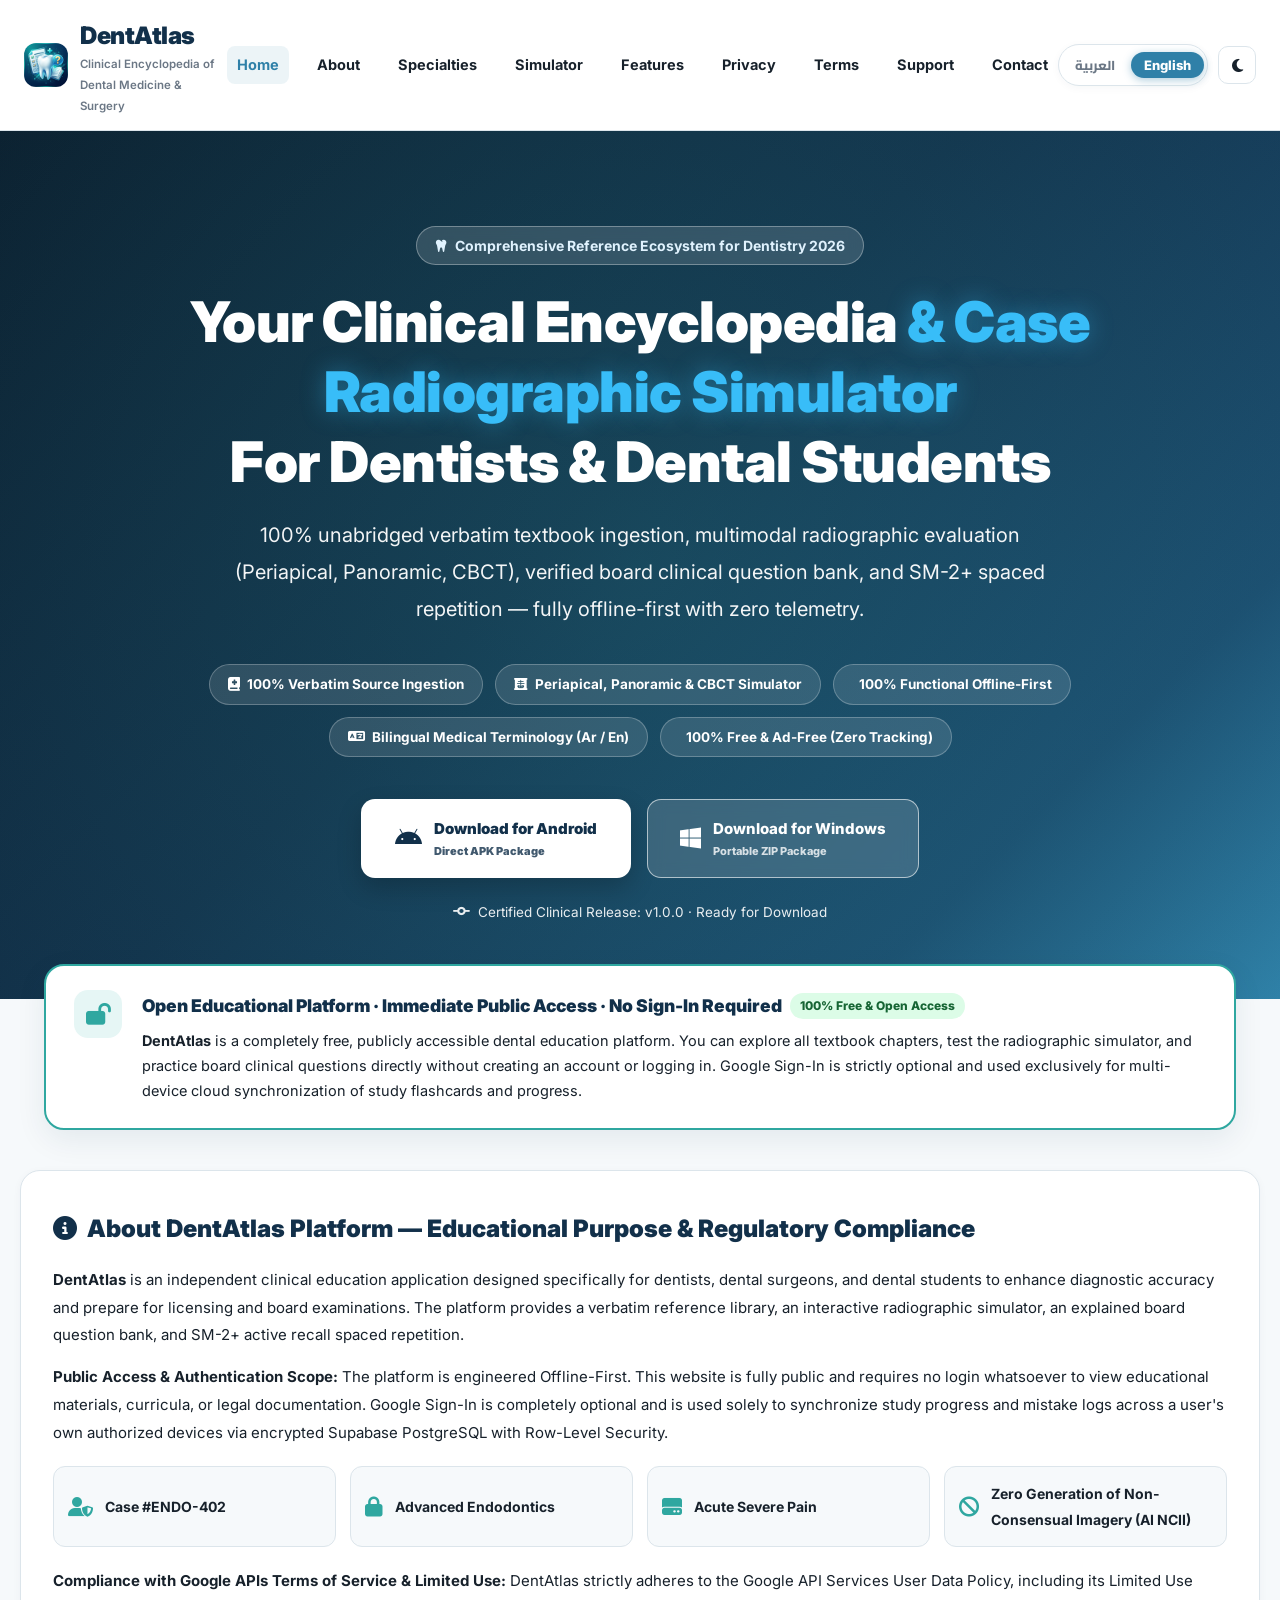
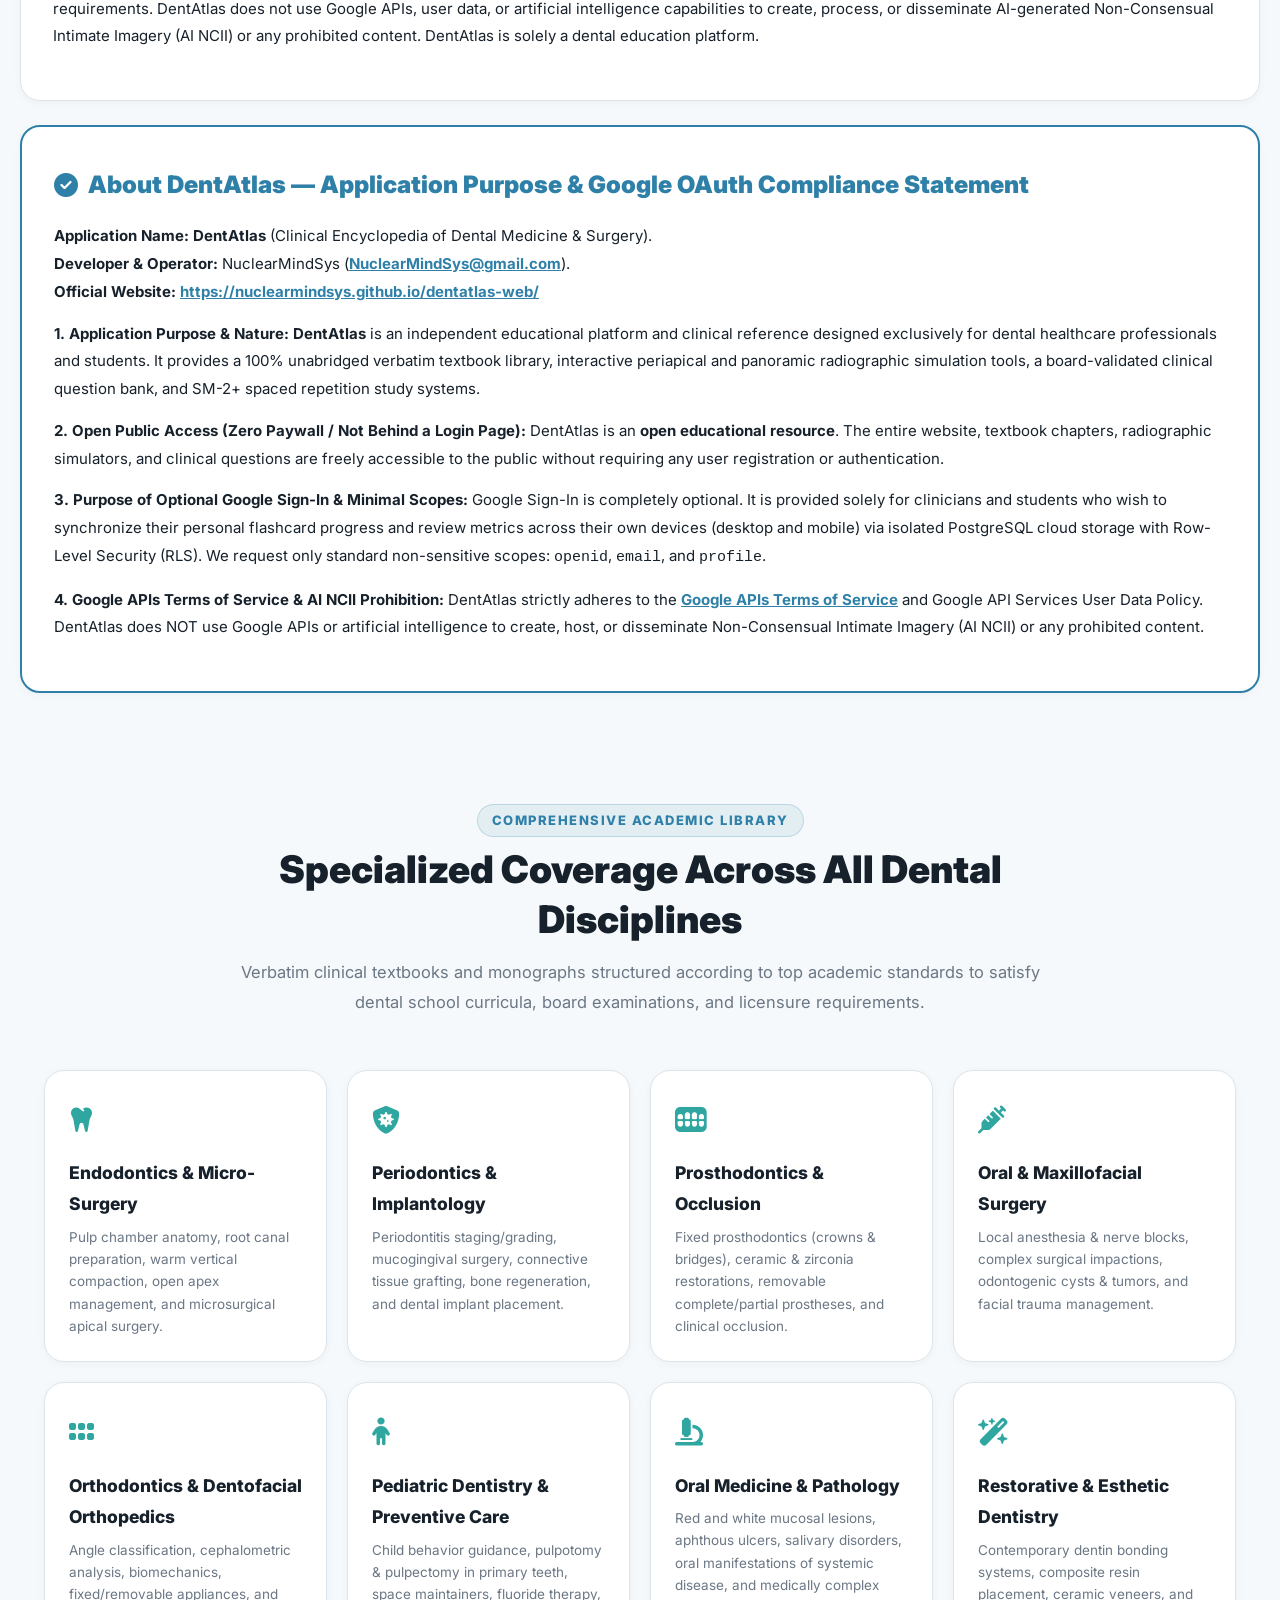
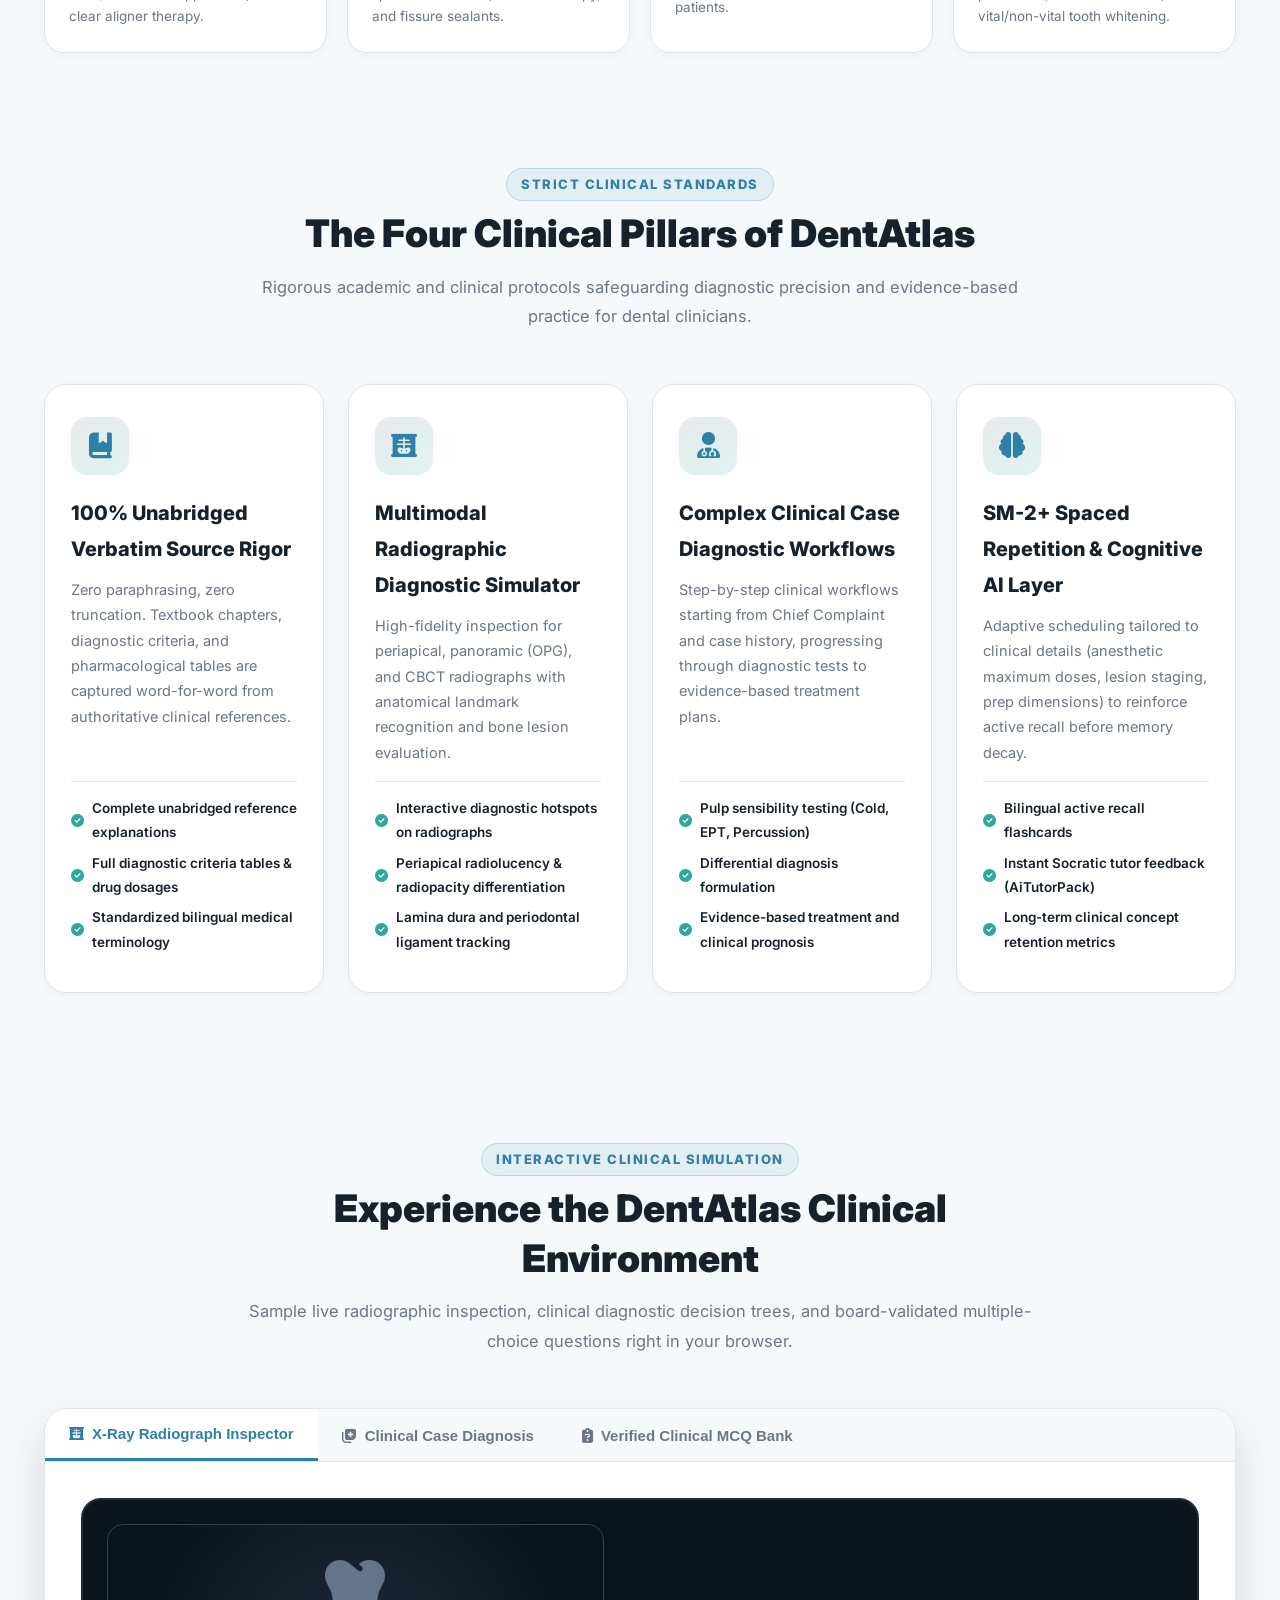
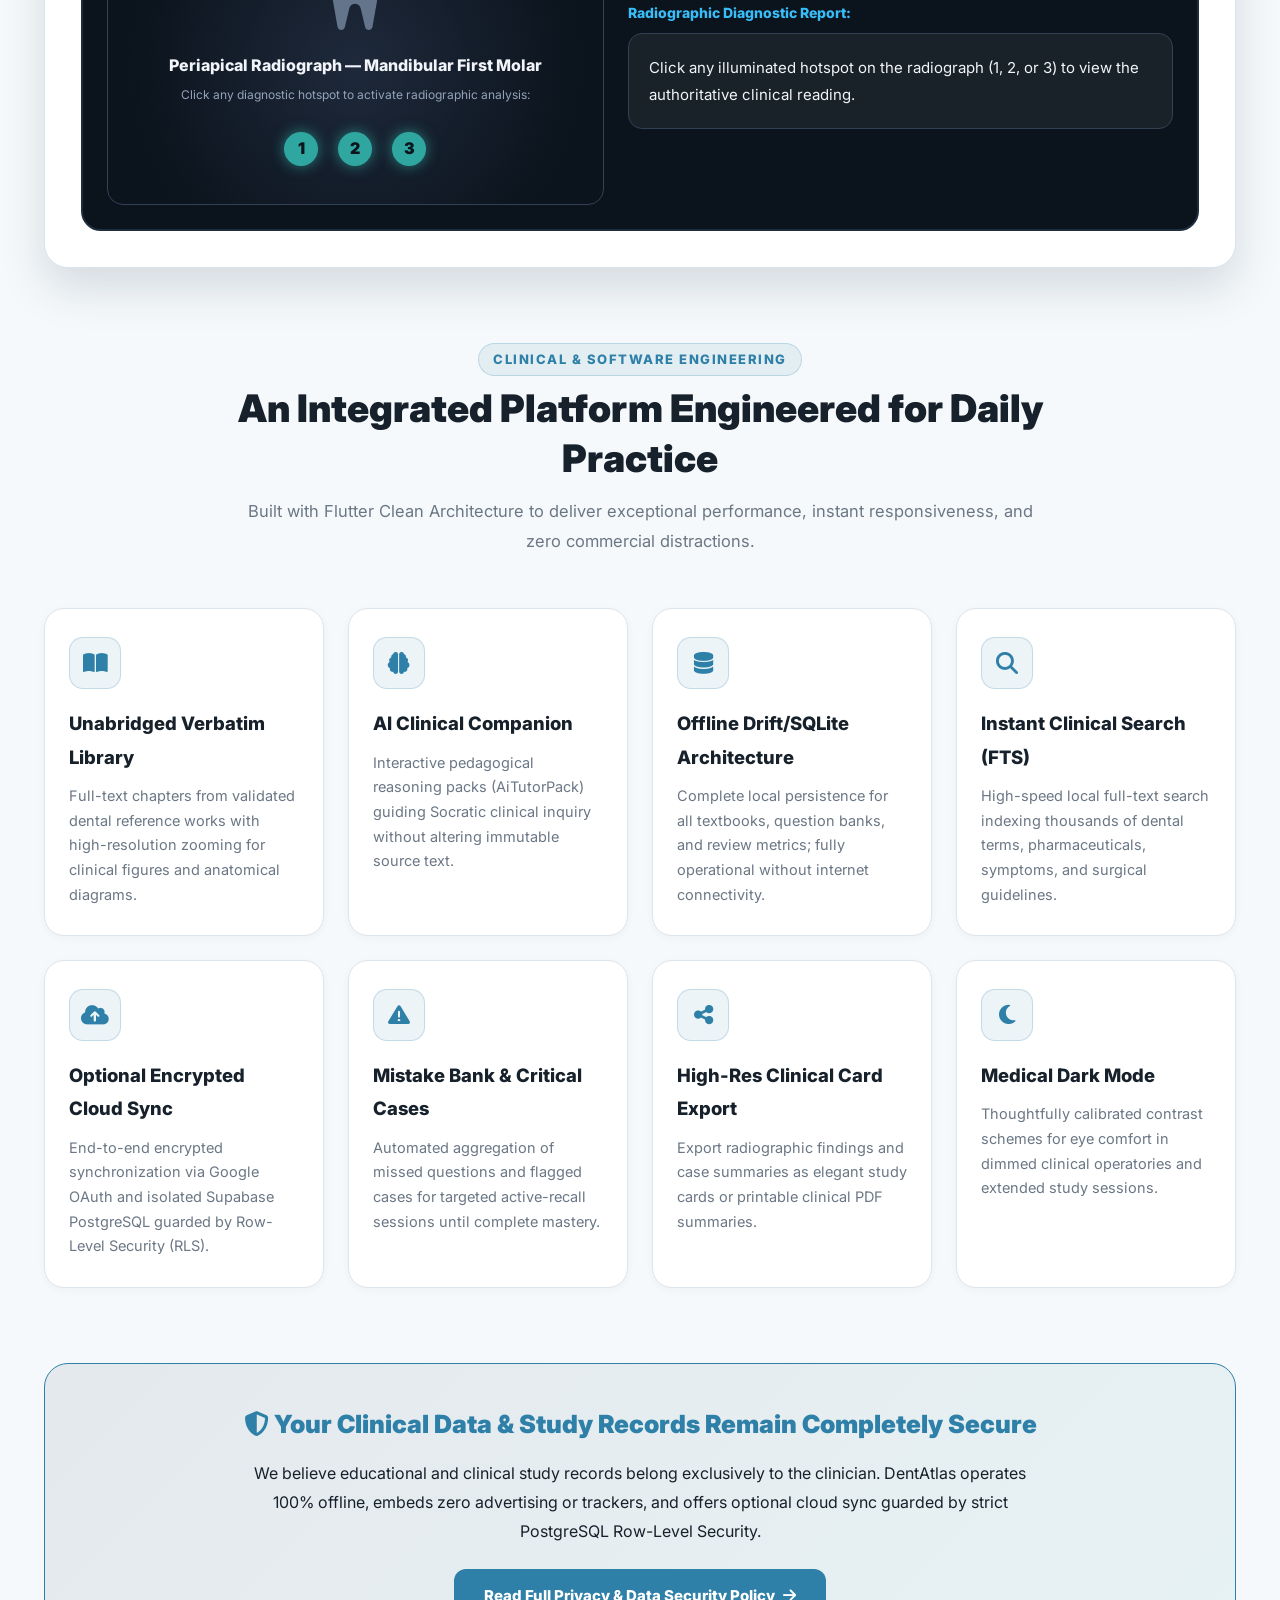
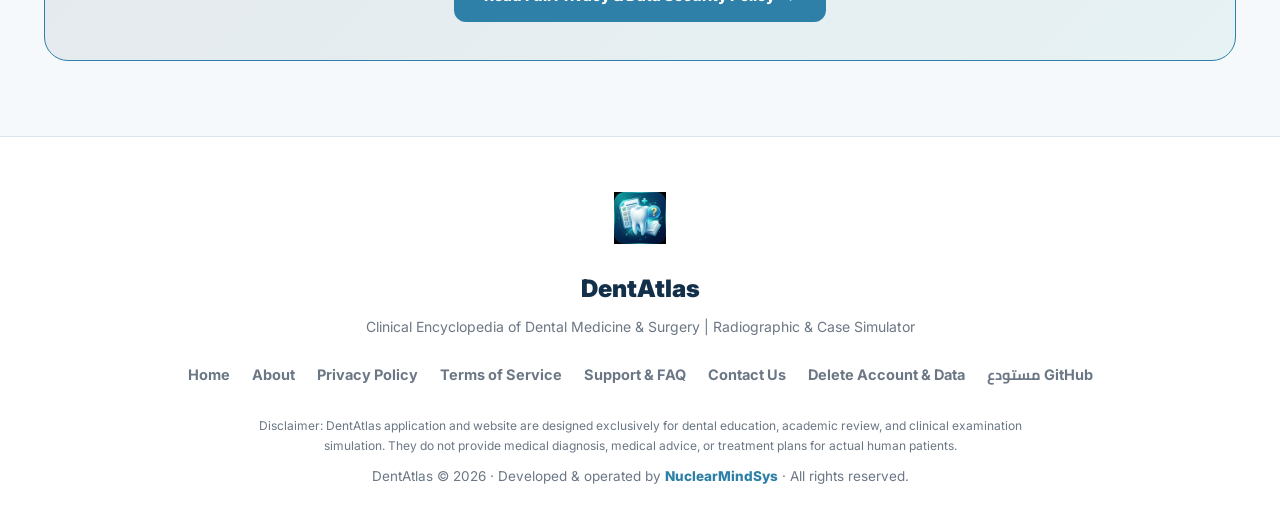
<file: index.html>
<!DOCTYPE html>
<html lang="ar" dir="rtl" id="main-html">
<head>
  <meta charset="UTF-8">
  <meta name="viewport" content="width=device-width, initial-scale=1.0">
  <meta name="robots" content="index, follow">
  <meta http-equiv="Cache-Control" content="no-cache, no-store, must-revalidate">
  <meta http-equiv="Pragma" content="no-cache">
  <meta http-equiv="Expires" content="0">
  <title id="meta-title">DentAtlas — موسوعة طب الأسنان السريرية | محاكي الأشعة والحالات السريرية</title>
  <meta id="meta-desc" name="description" content="المرجع السريري والأكاديمي المتكامل لأطباء وطلاب طب الأسنان: مكتبة كتب ومقررات سريرية بنقل حرفي 100%، محاكي صور الأشعة والحالات السريرية، بنك أسئلة مؤتمت معلل، ونظام التكرار المتباعد SM-2+ — يعمل بالكامل دون إنترنت.">
  <link rel="icon" type="image/png" href="assets/brand/favicon.png">



  <!-- Open Graph -->
  <meta property="og:title" content="DentAtlas — Clinical Dental Encyclopedia">
  <meta property="og:description" content="Verbatim textbook library, radiographic & case simulator, and verified clinical question bank for dental surgeons and students.">
  <meta property="og:type" content="website">
  <meta property="og:image" content="assets/brand/logo_512.png">

  <!-- Google Fonts -->
  <link rel="preconnect" href="https://fonts.googleapis.com">
  <link rel="preconnect" href="https://fonts.gstatic.com" crossorigin>
  <link href="https://fonts.googleapis.com/css2?family=Cairo:wght@400;600;700;800;900&family=Inter:wght@400;500;600;700;800&family=JetBrains+Mono:wght@500;700&display=swap" rel="stylesheet">

  <!-- Font Awesome -->
  <link rel="stylesheet" href="https://cdnjs.cloudflare.com/ajax/libs/font-awesome/6.4.0/css/all.min.css">

  <style>
    :root {
      --navy: #12304A;
      --navy-dark: #0B1E2E;
      --dental-blue: #2F80A8;
      --teal: #2FA7A0;
      --teal-light: #E6F6F5;
      --accent-cyan: #38BDF8;
      --accent-gold: #D97706;
      --success: #2E9B65;
      --danger: #D9534F;
      --bg: #F6F9FB;
      --bg-card: #FFFFFF;
      --bg-card-hover: #F0F8FA;
      --text: #17212B;
      --text-muted: #6B7785;
      --border: #DCE5EB;
      --nav-bg: rgba(255, 255, 255, 0.94);
      --badge-bg: rgba(47, 128, 168, 0.09);
      --badge-border: rgba(47, 128, 168, 0.22);
      --shadow-sm: 0 2px 8px rgba(18, 48, 74, 0.04);
      --shadow-md: 0 10px 30px rgba(18, 48, 74, 0.08);
      --shadow-lg: 0 20px 45px rgba(18, 48, 74, 0.15);
    }

    [data-theme="dark"] {
      --navy: #2F80A8;
      --navy-dark: #12304A;
      --dental-blue: #38BDF8;
      --teal: #2DD4BF;
      --teal-light: #0C2825;
      --accent-cyan: #7DD3FC;
      --accent-gold: #F59E0B;
      --success: #34D399;
      --danger: #F87171;
      --bg: #0F1720;
      --bg-card: #18222E;
      --bg-card-hover: #1E2D3D;
      --text: #F1F5F9;
      --text-muted: #94A3B8;
      --border: #2D3B48;
      --nav-bg: rgba(15, 23, 32, 0.94);
      --badge-bg: rgba(56, 189, 248, 0.15);
      --badge-border: rgba(56, 189, 248, 0.35);
      --shadow-sm: 0 2px 8px rgba(0,0,0,0.3);
      --shadow-md: 0 10px 30px rgba(0,0,0,0.45);
      --shadow-lg: 0 20px 45px rgba(0,0,0,0.65);
    }

    * {
      box-sizing: border-box;
      margin: 0;
      padding: 0;
      transition: background-color 0.25s ease, color 0.25s ease, border-color 0.25s ease, box-shadow 0.25s ease;
    }

    html { scroll-behavior: smooth; }

    body {
      font-family: 'Cairo', 'Inter', sans-serif;
      background-color: var(--bg);
      color: var(--text);
      line-height: 1.8;
      overflow-x: hidden;
    }

    [lang="en"] body { font-family: 'Inter', 'Cairo', sans-serif; }

    /* Navigation */
    nav {
      position: sticky;
      top: 0;
      z-index: 1000;
      background: var(--nav-bg);
      backdrop-filter: blur(14px);
      -webkit-backdrop-filter: blur(14px);
      border-bottom: 1px solid var(--border);
      padding: 14px 24px;
    }

    .nav-container {
      max-width: 1240px;
      margin: 0 auto;
      display: flex;
      justify-content: space-between;
      align-items: center;
    }

    .brand {
      display: flex;
      align-items: center;
      gap: 12px;
      text-decoration: none;
      color: var(--text);
    }

    .brand-logo {
      width: 44px;
      height: 44px;
      border-radius: 12px;
    }

    .brand-name {
      font-size: 24px;
      font-weight: 900;
      color: #12304A;
      letter-spacing: -0.5px;
      display: flex;
      align-items: center;
      gap: 6px;
    }

    [data-theme="dark"] .brand-name { color: #38BDF8; }

    .brand-subtitle {
      font-size: 11.5px;
      color: var(--text-muted);
      font-weight: 600;
      display: block;
      margin-top: -3px;
    }

    .nav-links {
      display: flex;
      align-items: center;
      gap: 18px;
    }

    .nav-link {
      color: var(--text);
      text-decoration: none;
      font-size: 14.5px;
      font-weight: 700;
      padding: 6px 10px;
      border-radius: 8px;
    }

    .nav-link:hover, .nav-link.active {
      color: var(--dental-blue);
      background: var(--badge-bg);
    }

    .nav-actions {
      display: flex;
      align-items: center;
      gap: 10px;
    }

    .icon-btn {
      background: var(--bg-card);
      border: 1px solid var(--border);
      color: var(--text);
      width: 38px;
      height: 38px;
      border-radius: 10px;
      cursor: pointer;
      display: flex;
      align-items: center;
      justify-content: center;
      font-size: 15px;
    }

    .icon-btn:hover {
      border-color: var(--dental-blue);
      color: var(--dental-blue);
    }

    .lang-btn {
      background: var(--bg-card);
      border: 1px solid var(--border);
      color: var(--text);
      padding: 6px 14px;
      border-radius: 10px;
      cursor: pointer;
      font-size: 13.5px;
      font-weight: 700;
      display: flex;
      align-items: center;
      gap: 6px;
    }

    .lang-btn:hover {
      border-color: var(--dental-blue);
      color: var(--dental-blue);
    }

    /* Segmented Language Switcher */
    .lang-switcher {
      display: inline-flex;
      align-items: center;
      background: var(--bg-card);
      border: 1.5px solid var(--border);
      border-radius: 9999px;
      padding: 3px;
      gap: 3px;
      box-shadow: var(--shadow-sm);
    }

    .lang-pill {
      border: none;
      background: transparent;
      color: var(--text-muted);
      font-size: 13px;
      font-weight: 800;
      padding: 5px 13px;
      border-radius: 9999px;
      cursor: pointer;
      display: inline-flex;
      align-items: center;
      gap: 6px;
      transition: all 0.2s ease;
      font-family: inherit;
    }

    .lang-pill:hover {
      color: var(--dental-blue);
    }

    .lang-pill.active {
      background: var(--dental-blue);
      color: #FFFFFF !important;
      box-shadow: 0 2px 8px rgba(47, 128, 168, 0.4);
    }

    /* Hero Section */
    .hero {
      background: linear-gradient(135deg, #0B1E2E 0%, #12304A 45%, #1B4B6E 80%, #2F80A8 100%);
      color: #FFFFFF;
      padding: 95px 24px 75px;
      text-align: center;
      position: relative;
      overflow: hidden;
    }

    .hero::before {
      content: '';
      position: absolute;
      top: -50%;
      left: -50%;
      width: 200%;
      height: 200%;
      background: radial-gradient(circle at center, rgba(47, 167, 160, 0.18) 0%, transparent 60%);
      pointer-events: none;
    }

    .hero-container {
      max-width: 980px;
      margin: 0 auto;
      position: relative;
      z-index: 2;
    }

    .hero-badge {
      display: inline-flex;
      align-items: center;
      gap: 8px;
      background: rgba(255, 255, 255, 0.14);
      border: 1px solid rgba(255, 255, 255, 0.32);
      padding: 6px 18px;
      border-radius: 9999px;
      font-size: 14px;
      font-weight: 700;
      margin-bottom: 22px;
      backdrop-filter: blur(8px);
      color: #E0F2FE;
    }

    .hero-title {
      font-size: clamp(34px, 5.5vw, 56px);
      font-weight: 900;
      line-height: 1.25;
      margin-bottom: 20px;
      letter-spacing: -0.5px;
    }

    .hero-title span {
      color: #38BDF8;
      text-shadow: 0 0 25px rgba(56, 189, 248, 0.4);
    }

    .hero-desc {
      font-size: clamp(16px, 2.2vw, 20px);
      opacity: 0.95;
      line-height: 1.85;
      max-width: 820px;
      margin: 0 auto 36px;
    }

    .feature-pills {
      display: flex;
      justify-content: center;
      gap: 12px;
      flex-wrap: wrap;
      margin-bottom: 42px;
    }

    .pill {
      background: rgba(255, 255, 255, 0.12);
      border: 1px solid rgba(255, 255, 255, 0.25);
      padding: 7px 18px;
      border-radius: 9999px;
      font-size: 13.5px;
      font-weight: 700;
      display: flex;
      align-items: center;
      gap: 7px;
    }

    .hero-cta {
      display: flex;
      justify-content: center;
      gap: 16px;
      flex-wrap: wrap;
      margin-bottom: 22px;
    }

    .btn-download-primary {
      background: #FFFFFF;
      color: #12304A;
      padding: 15px 34px;
      border-radius: 14px;
      font-weight: 900;
      font-size: 16px;
      text-decoration: none;
      display: inline-flex;
      align-items: center;
      gap: 12px;
      box-shadow: 0 10px 25px rgba(0,0,0,0.2);
    }

    .btn-download-primary:hover {
      transform: translateY(-3px);
      box-shadow: 0 16px 32px rgba(0,0,0,0.3);
      color: #2F80A8;
    }

    .btn-download-secondary {
      background: rgba(255, 255, 255, 0.15);
      color: #FFFFFF;
      border: 1.5px solid rgba(255, 255, 255, 0.6);
      padding: 15px 32px;
      border-radius: 14px;
      font-weight: 800;
      font-size: 16px;
      text-decoration: none;
      display: inline-flex;
      align-items: center;
      gap: 12px;
      backdrop-filter: blur(8px);
    }

    .btn-download-secondary:hover {
      background: rgba(255, 255, 255, 0.25);
      transform: translateY(-3px);
    }

    .version-tag {
      font-size: 13.5px;
      opacity: 0.9;
      display: flex;
      align-items: center;
      justify-content: center;
      gap: 8px;
    }

    /* Public Notice & Purpose Callout */
    .public-banner-container {
      max-width: 1240px;
      margin: -35px auto 40px;
      padding: 0 24px;
      position: relative;
      z-index: 10;
    }

    .public-banner {
      background: var(--bg-card);
      border: 2px solid var(--teal);
      border-radius: 20px;
      padding: 24px 28px;
      box-shadow: var(--shadow-md);
      display: flex;
      align-items: flex-start;
      gap: 20px;
    }

    .public-banner-icon {
      width: 48px;
      height: 48px;
      border-radius: 14px;
      background: var(--teal-light);
      color: var(--teal);
      display: flex;
      align-items: center;
      justify-content: center;
      font-size: 22px;
      flex-shrink: 0;
    }

    .public-banner-title {
      font-size: 17.5px;
      font-weight: 900;
      color: var(--navy);
      margin-bottom: 6px;
      display: flex;
      align-items: center;
      gap: 8px;
      flex-wrap: wrap;
    }

    [data-theme="dark"] .public-banner-title { color: #38BDF8; }

    .public-badge {
      background: #DCFCE7;
      color: #166534;
      font-size: 12px;
      padding: 2px 10px;
      border-radius: 999px;
      font-weight: 800;
    }

    .public-banner-text {
      font-size: 14.5px;
      color: var(--text);
      line-height: 1.75;
    }

    /* Section Styles */
    section {
      padding: 75px 24px;
      max-width: 1240px;
      margin: 0 auto;
    }

    .section-header {
      text-align: center;
      max-width: 820px;
      margin: 0 auto 52px;
    }

    .section-tag {
      font-size: 13px;
      font-weight: 800;
      color: var(--dental-blue);
      text-transform: uppercase;
      letter-spacing: 1.5px;
      margin-bottom: 8px;
      display: inline-block;
      background: var(--badge-bg);
      border: 1px solid var(--badge-border);
      padding: 4px 14px;
      border-radius: 999px;
    }

    .section-title {
      font-size: clamp(26px, 3.5vw, 38px);
      font-weight: 900;
      color: var(--text);
      line-height: 1.3;
      margin-bottom: 14px;
    }

    .section-desc {
      font-size: 16.5px;
      color: var(--text-muted);
      line-height: 1.8;
    }

    /* Specialties Grid */
    .specialties-grid {
      display: grid;
      grid-template-columns: repeat(auto-fill, minmax(270px, 1fr));
      gap: 20px;
    }

    .spec-card {
      background: var(--bg-card);
      border: 1.5px solid var(--border);
      border-radius: 20px;
      padding: 24px;
      box-shadow: var(--shadow-sm);
      display: flex;
      flex-direction: column;
    }

    .spec-card:hover {
      border-color: var(--dental-blue);
      transform: translateY(-4px);
      box-shadow: var(--shadow-md);
      background: var(--bg-card-hover);
    }

    .spec-icon {
      font-size: 28px;
      color: var(--teal);
      margin-bottom: 12px;
    }

    .spec-title {
      font-size: 17.5px;
      font-weight: 800;
      margin-bottom: 6px;
      color: var(--text);
    }

    .spec-desc {
      font-size: 13.5px;
      color: var(--text-muted);
      line-height: 1.65;
    }

    /* 4 Clinical Pillars */
    .pillar-grid {
      display: grid;
      grid-template-columns: repeat(auto-fit, minmax(280px, 1fr));
      gap: 24px;
    }

    .pillar-card {
      background: var(--bg-card);
      border: 1.5px solid var(--border);
      border-radius: 22px;
      padding: 32px 26px;
      box-shadow: var(--shadow-sm);
      display: flex;
      flex-direction: column;
    }

    .pillar-card:hover {
      border-color: var(--teal);
      transform: translateY(-4px);
      box-shadow: var(--shadow-md);
      background: var(--bg-card-hover);
    }

    .pillar-icon {
      width: 58px;
      height: 58px;
      border-radius: 16px;
      background: linear-gradient(135deg, rgba(18, 48, 74, 0.1), rgba(47, 167, 160, 0.15));
      color: var(--dental-blue);
      display: flex;
      align-items: center;
      justify-content: center;
      font-size: 26px;
      margin-bottom: 20px;
    }

    .pillar-card h3 {
      font-size: 20px;
      font-weight: 800;
      color: var(--text);
      margin-bottom: 10px;
    }

    .pillar-card p {
      font-size: 14.5px;
      color: var(--text-muted);
      line-height: 1.75;
      margin-bottom: 16px;
      flex: 1;
    }

    .pillar-points {
      list-style: none;
      border-top: 1px solid var(--border);
      padding-top: 14px;
    }

    .pillar-points li {
      font-size: 13.5px;
      font-weight: 600;
      color: var(--text);
      display: flex;
      align-items: center;
      gap: 8px;
      margin-bottom: 6px;
    }

    .pillar-points li i { color: var(--teal); font-size: 13px; }

    /* Live Interactive Simulator */
    .simulator-box {
      background: var(--bg-card);
      border: 1px solid var(--border);
      border-radius: 24px;
      overflow: hidden;
      box-shadow: var(--shadow-lg);
    }

    .sim-nav {
      display: flex;
      background: var(--bg);
      border-bottom: 1px solid var(--border);
      overflow-x: auto;
    }

    .sim-btn {
      padding: 16px 24px;
      font-weight: 800;
      font-size: 15px;
      color: var(--text-muted);
      cursor: pointer;
      border: none;
      background: transparent;
      display: flex;
      align-items: center;
      gap: 8px;
      white-space: nowrap;
    }

    .sim-btn.active {
      color: var(--dental-blue);
      background: var(--bg-card);
      border-bottom: 3px solid var(--dental-blue);
    }

    .sim-body { padding: 36px; }

    .sim-panel { display: none; }
    .sim-panel.active { display: block; }

    /* Radiograph X-Ray Box */
    .xray-container {
      background: #0B131C;
      border: 2px solid #1E2D3D;
      border-radius: 20px;
      padding: 24px;
      color: #F1F5F9;
      display: flex;
      gap: 24px;
      flex-wrap: wrap;
      align-items: center;
    }

    .xray-view {
      flex: 1;
      min-width: 280px;
      background: radial-gradient(circle at center, #1E293B 0%, #0B131C 80%);
      border: 1px solid #334155;
      border-radius: 16px;
      padding: 30px 20px;
      text-align: center;
      position: relative;
    }

    .xray-dot {
      display: inline-flex;
      align-items: center;
      justify-content: center;
      width: 34px;
      height: 34px;
      border-radius: 50%;
      background: var(--teal);
      color: #0B131C;
      font-weight: 900;
      cursor: pointer;
      margin: 8px;
      box-shadow: 0 0 14px rgba(47, 167, 160, 0.7);
    }

    .xray-dot:hover {
      background: var(--accent-cyan);
      transform: scale(1.15);
    }

    /* Clinical Case Widget */
    .case-card {
      background: var(--bg);
      border: 1px solid var(--border);
      border-radius: 18px;
      padding: 26px;
    }

    .case-badge-row {
      display: flex;
      gap: 8px;
      margin-bottom: 14px;
      flex-wrap: wrap;
    }

    .case-badge {
      background: var(--teal-light);
      color: #064E3B;
      padding: 4px 12px;
      border-radius: 999px;
      font-size: 12px;
      font-weight: 800;
    }

    /* MCQ Quiz Widget */
    .quiz-card {
      background: var(--bg);
      border: 1px solid var(--border);
      border-radius: 18px;
      padding: 26px;
    }

    .quiz-header {
      display: flex;
      justify-content: space-between;
      align-items: center;
      margin-bottom: 18px;
      flex-wrap: wrap;
      gap: 10px;
    }

    .timer-badge {
      background: #FEF3C7;
      color: #92400E;
      border: 1px solid #FCD34D;
      padding: 4px 14px;
      border-radius: 999px;
      font-weight: 800;
      font-size: 13px;
      display: flex;
      align-items: center;
      gap: 6px;
    }

    .quiz-question {
      font-size: 18px;
      font-weight: 800;
      margin-bottom: 20px;
      color: var(--text);
      line-height: 1.6;
    }

    .quiz-options {
      display: flex;
      flex-direction: column;
      gap: 12px;
      margin-bottom: 20px;
    }

    .option-row {
      background: var(--bg-card);
      border: 1.5px solid var(--border);
      border-radius: 12px;
      padding: 14px 18px;
      cursor: pointer;
      display: flex;
      align-items: center;
      gap: 12px;
      font-weight: 700;
      font-size: 15px;
    }

    .option-row:hover {
      border-color: var(--dental-blue);
      background: var(--badge-bg);
    }

    .option-row.correct {
      background: #DCFCE7 !important;
      border-color: #16A34A !important;
      color: #166534 !important;
    }

    .option-row.wrong {
      background: #FEE2E2 !important;
      border-color: #DC2626 !important;
      color: #991B1B !important;
    }

    .quiz-rationale {
      display: none;
      background: var(--bg-card);
      border: 1.5px solid var(--teal);
      border-radius: 14px;
      padding: 20px;
      margin-top: 16px;
    }

    /* 8 Features Grid */
    .grid-4 {
      display: grid;
      grid-template-columns: repeat(auto-fill, minmax(260px, 1fr));
      gap: 24px;
    }

    .card {
      background: var(--bg-card);
      border: 1px solid var(--border);
      border-radius: 20px;
      padding: 28px 24px;
      box-shadow: var(--shadow-sm);
    }

    .card:hover {
      transform: translateY(-4px);
      box-shadow: var(--shadow-md);
      border-color: var(--dental-blue);
      background: var(--bg-card-hover);
    }

    .card-icon {
      width: 52px;
      height: 52px;
      border-radius: 14px;
      background: var(--badge-bg);
      color: var(--dental-blue);
      display: flex;
      align-items: center;
      justify-content: center;
      font-size: 22px;
      margin-bottom: 18px;
      border: 1px solid var(--badge-border);
    }

    .card h3 {
      font-size: 18.5px;
      font-weight: 800;
      margin-bottom: 10px;
      color: var(--text);
    }

    .card p {
      font-size: 14.5px;
      color: var(--text-muted);
      line-height: 1.7;
    }

    /* Privacy Banner */
    .privacy-banner {
      background: linear-gradient(135deg, rgba(18, 48, 74, 0.08), rgba(47, 167, 160, 0.08));
      border: 1.5px solid var(--dental-blue);
      border-radius: 24px;
      padding: 38px;
      text-align: center;
    }

    .privacy-banner h3 {
      font-size: 25px;
      font-weight: 900;
      color: var(--dental-blue);
      margin-bottom: 12px;
    }

    .privacy-banner p {
      max-width: 800px;
      margin: 0 auto 24px;
      font-size: 16px;
      color: var(--text);
    }

    .btn-privacy {
      display: inline-flex;
      align-items: center;
      gap: 8px;
      padding: 13px 30px;
      border-radius: 12px;
      background: var(--dental-blue);
      color: #FFFFFF;
      text-decoration: none;
      font-weight: 800;
      font-size: 15px;
    }

    .btn-privacy:hover {
      background: #12304A;
      transform: translateY(-2px);
    }

    /* About & Compliance Card */
    .compliance-card {
      max-width: 1240px;
      margin: 36px auto;
      padding: 36px 32px;
      border-radius: 20px;
      border: 1.5px solid var(--border);
      background: var(--bg-card);
      box-shadow: var(--shadow-sm);
    }

    .compliance-card h2 {
      font-size: 24px;
      font-weight: 900;
      color: var(--navy);
      margin-bottom: 16px;
      display: flex;
      align-items: center;
      gap: 10px;
    }

    [data-theme="dark"] .compliance-card h2 { color: #38BDF8; }

    .compliance-card p {
      font-size: 15px;
      color: var(--text);
      line-height: 1.85;
      margin-bottom: 14px;
    }

    .compliance-badge-grid {
      display: grid;
      grid-template-columns: repeat(auto-fit, minmax(240px, 1fr));
      gap: 14px;
      margin: 20px 0;
    }

    .comp-badge {
      background: var(--bg);
      border: 1px solid var(--border);
      border-radius: 12px;
      padding: 14px;
      display: flex;
      align-items: center;
      gap: 12px;
      font-size: 14px;
      font-weight: 700;
    }

    .comp-badge i {
      font-size: 20px;
      color: var(--teal);
    }

    /* Footer */
    footer {
      background: var(--bg-card);
      border-top: 1px solid var(--border);
      padding: 55px 24px 32px;
      text-align: center;
    }

    .footer-container {
      max-width: 1040px;
      margin: 0 auto;
    }

    .footer-logo {
      width: 52px;
      height: 52px;
      margin-bottom: 14px;
    }

    .footer-links {
      display: flex;
      justify-content: center;
      gap: 22px;
      flex-wrap: wrap;
      margin: 22px 0 28px;
    }

    .footer-links a {
      color: var(--text-muted);
      text-decoration: none;
      font-size: 14.5px;
      font-weight: 700;
    }

    .footer-links a:hover { color: var(--dental-blue); }

    .copyright {
      font-size: 13.5px;
      color: var(--text-muted);
    }

    /* Responsive */
    @media (max-width: 820px) {
      .nav-links { display: none; }
      .hero { padding: 65px 16px 55px; }
      .public-banner { flex-direction: column; }
      .sim-body { padding: 20px; }
      .sim-btn { padding: 12px 14px; font-size: 13.5px; }
      .xray-container { flex-direction: column; }
    }
  </style>
</head>
<body>

  <!-- Navigation Bar -->
  <nav>
    <div class="nav-container">
      <a href="./" class="brand">
        <img src="assets/brand/logo_120.png" alt="DentAtlas Logo" class="brand-logo">
        <div>
          <div class="brand-name">
            <span id="nav-brand-text">DentAtlas</span>
          </div>
          <span class="brand-subtitle" id="nav-tagline">الموسوعة السريرية لطب وجراحة الأسنان</span>
        </div>
      </a>

      <div class="nav-links">
        <a href="./" class="nav-link active" id="nl-home">الرئيسية</a>
        <a href="about.html" class="nav-link" id="nl-about">حول المنصة</a>
        <a href="#specialties" class="nav-link" id="nl-spec">الاختصاصات</a>
        <a href="#simulator" class="nav-link" id="nl-simulator">المحاكي</a>
        <a href="#features" class="nav-link" id="nl-features">المزايا البرمجية</a>
        <a href="privacy.html" class="nav-link" id="nl-privacy">الخصوصية</a>
        <a href="terms.html" class="nav-link" id="nl-terms">الشروط</a>
        <a href="support.html" class="nav-link" id="nl-support">الدعم</a>
        <a href="contact.html" class="nav-link" id="nl-contact">تواصل معنا</a>
      </div>

      <div class="nav-actions">
        <div class="lang-switcher" role="group" aria-label="Language Selector">
          <button type="button" class="lang-pill active" id="lang-pill-ar" onclick="setLanguage('ar')">العربية</button>
          <button type="button" class="lang-pill" id="lang-pill-en" onclick="setLanguage('en')">English</button>
        </div>
        <button class="icon-btn" id="theme-btn" onclick="toggleTheme()" title="تبديل المظهر">
          <i class="fa-solid fa-moon" id="theme-icon"></i>
        </button>
      </div>
    </div>
  </nav>

  <!-- Hero Section -->
  <header class="hero">
    <div class="hero-container">
      <div class="hero-badge" id="hero-badge">
        <i class="fa-solid fa-tooth"></i>
        <span id="hero-badge-text">المنظومة السريرية المرجعية الشاملة لطب وجراحة الأسنان 2026</span>
      </div>

      <h1 class="hero-title" id="hero-title">
        موسوعتك السريرية <span>ومحاكي الحالات والأشعة</span><br>لأطباء وطلاب طب الأسنان
      </h1>

      <p class="hero-desc" id="hero-desc">
        مكتبة كتب ومقررات سريرية بنقل حرفي 100%، ومحاكي تشخيصي لصور الأشعة الذروية والبانورامية و CBCT، وبنك أسئلة بورد سريرية معللة بالكامل، ومحرك التكرار المتباعد SM-2+ — يعمل دون إنترنت وبياناتك السريرية بأمان تام على جهازك.
      </p>

      <div class="feature-pills">
        <div class="pill"><i class="fa-solid fa-book-medical"></i> <span id="p-law">نقل حرفي 100% للمراجع والمقررات</span></div>
        <div class="pill"><i class="fa-solid fa-x-ray"></i> <span id="p-xray">محاكي أشعة Periapical / Panoramic / CBCT</span></div>
        <div class="pill"><i class="fa-solid fa-wifi-slash"></i> <span id="p-off">يعمل 100% دون اتصال بالإنترنت</span></div>
        <div class="pill"><i class="fa-solid fa-language"></i> <span id="p-bi">مصطلحات سريرية ثنائية (عربي / English)</span></div>
        <div class="pill"><i class="fa-solid fa-shield-check"></i> <span id="p-free">مجاني بالكامل وبدون إعلانات أو تعقب</span></div>
      </div>

      <div class="hero-cta" id="downloads">
        <a href="https://github.com/NuclearMindSys/DentAtlas/releases/latest/download/DentAtlas-Android-1.0.0.apk" class="btn-download-primary" id="btn-and">
          <i class="fa-brands fa-android" style="font-size: 24px;"></i>
          <div style="text-align: start;">
            <div style="font-size: 15px; font-weight: 900;" id="dl-and-title">تحميل للأندرويد</div>
            <div style="font-size: 11px; opacity: 0.8;" id="dl-and-sub">ملف تثبيت مباشر APK</div>
          </div>
        </a>

        <a href="https://github.com/NuclearMindSys/DentAtlas/releases/latest/download/DentAtlas-Windows-1.0.0.zip" class="btn-download-secondary" id="btn-win">
          <i class="fa-brands fa-windows" style="font-size: 24px;"></i>
          <div style="text-align: start;">
            <div style="font-size: 15px; font-weight: 800;" id="dl-win-title">تحميل للويندوز</div>
            <div style="font-size: 11px; opacity: 0.8;" id="dl-win-sub">حزمة محمولة مضغوطة ZIP</div>
          </div>
        </a>
      </div>

      <div class="version-tag" id="version-tag">
        <i class="fa-solid fa-code-commit"></i>
        <span id="version-text">الإصدار السريري المعتمد: v1.0.0 · جاهز للتحميل المباشر</span>
      </div>
    </div>
  </header>

  <!-- Public Access Notice & App Purpose Hero Callout -->
  <div class="public-banner-container">
    <div class="public-banner">
      <div class="public-banner-icon">
        <i class="fa-solid fa-lock-open"></i>
      </div>
      <div>
        <div class="public-banner-title">
          <span id="pb-banner-title">منصة تعليمية مفتوحة · وصول عام فوري دون اشتراط تسجيل الدخول</span>
          <span class="public-badge" id="pb-badge">100% Free & Open Access</span>
        </div>
        <p class="public-banner-text" id="pb-banner-text">
          تطبيق وموقع <strong>DentAtlas</strong> متاحان مجاناً لكافة أطباء وطلاب طب الأسنان. يمكنك تصفح كافة فصول المراجع السريرية، تجربة محاكي الأشعة السينية، وحل بنك الأسئلة دون الحاجة لتسجيل أي حساب أو تسجيل الدخول. تسجيل الدخول عبر Google Sign-In متاح بشكل اختياري بحت ومخصص حصراً للمزامنة السحابية لبطاقات المذاكرة بين حاسوبك وهاتفك.
        </p>
      </div>
    </div>
  </div>

  <!-- Dedicated About & Purpose Section (Bilingual & Search-Engine/Google-Reviewer Optimized) -->
  <section class="compliance-card" id="about-app">
    <h2 id="about-card-title"><i class="fa-solid fa-circle-info"></i> عن تطبيق وموقع DentAtlas — الغرض والالتزام التنظيمي</h2>
    <p id="about-card-p1">
      <strong>DentAtlas</strong> هو تطبيق وموسوعة سريرية تعليمية مستقلة صُممت خصيصاً لأطباء وطلاب طب وجراحة الأسنان لرفع الكفاءة التشخيصية والتحضير لامتحانات البورد والترخيص المهني. يوفر التطبيق مكتبة مراجع أكاديمية مدققة بنقل حرفي 100%، ومحاكي تشخيصي تفاعلي لصور الأشعة، وبنك أسئلة سريرية مؤتمت ومعلل، ونظام مذاكرة بالاستذكار النشط والتكرار المتباعد SM-2+.
    </p>
    <p id="about-card-p2">
      <strong>طبيعة الاستخدام وتسجيل الدخول:</strong> الموقع والتطبيق يعملان بنظام "المحلي أولاً" (Offline-First). الموقع متاح للعامة بالكامل ولا يتطلب أي تسجيل دخول لعرض المقررات أو السياسات. تسجيل الدخول باستخدام حساب Google اختياري تماماً ويُستخدم حصراً لتمكين المزامنة السحابية لتقدم الدراسة وبنك الأخطاء بين أجهزة المستخدم الخاصة عبر سحابة Supabase المحمية بسياسات أمان السجلات المشفرة.
    </p>

    <div class="compliance-badge-grid">
      <div class="comp-badge">
        <i class="fa-solid fa-user-shield"></i>
        <span id="cb-1">لا إعلانات ولا بيع لبيانات المستخدمين</span>
      </div>
      <div class="comp-badge">
        <i class="fa-solid fa-lock"></i>
        <span id="cb-2">نطاقات Google محدودة: openid, email, profile فقط</span>
      </div>
      <div class="comp-badge">
        <i class="fa-solid fa-hard-drive"></i>
        <span id="cb-3">تخزين محلي كامل دون اتصال بالإنترنت</span>
      </div>
      <div class="comp-badge">
        <i class="fa-solid fa-ban"></i>
        <span id="cb-4">خلو تام من توليد المحتوى الحميمي غير الرضائي (AI NCII)</span>
      </div>
    </div>

    <p id="about-card-p3">
      <strong>الالتزام بشروط خدمات Google API وسياسة الاستخدام المحدود:</strong> يلتزم DentAtlas التزاماً صارماً بشروط خدمات Google API وسياسة بيانات مستخدمي خدمات Google API بما في ذلك اشتراطات الاستخدام المحدود (Limited Use Requirements). لا يستخدم DentAtlas خدمات Google أو واجهات الذكاء الاصطناعي في توليد أو معالجة المواد الحميمية غير الرضائية (AI NCII) أو أي محتوى مخالف للقانون.
    </p>
  </section>

  <!-- Static English Compliance & Purpose Card (for Google OAuth Reviewers & Static Crawlers) -->
  <section class="compliance-card" id="about-app-en" style="border: 2px solid var(--dental-blue); margin-top: -12px;">
    <h2 style="color: var(--dental-blue);"><i class="fa-solid fa-circle-check"></i> About DentAtlas — Application Purpose & Google OAuth Compliance Statement</h2>
    <p>
      <strong>Application Name:</strong> <strong>DentAtlas</strong> (Clinical Encyclopedia of Dental Medicine & Surgery).<br>
      <strong>Developer & Operator:</strong> NuclearMindSys (<a href="mailto:NuclearMindSys@gmail.com" style="color: var(--dental-blue); font-weight: 700;">NuclearMindSys@gmail.com</a>).<br>
      <strong>Official Website:</strong> <a href="https://nuclearmindsys.github.io/dentatlas-web/" style="color: var(--dental-blue); font-weight: 700;">https://nuclearmindsys.github.io/dentatlas-web/</a>
    </p>
    <p>
      <strong>1. Application Purpose & Nature:</strong> <strong>DentAtlas</strong> is an independent educational platform and clinical reference designed exclusively for dental healthcare professionals and students. It provides a 100% unabridged verbatim textbook library, interactive periapical and panoramic radiographic simulation tools, a board-validated clinical question bank, and SM-2+ spaced repetition study systems.
    </p>
    <p>
      <strong>2. Open Public Access (Zero Paywall / Not Behind a Login Page):</strong> DentAtlas is an <strong>open educational resource</strong>. The entire website, textbook chapters, radiographic simulators, and clinical questions are freely accessible to the public without requiring any user registration or authentication.
    </p>
    <p>
      <strong>3. Purpose of Optional Google Sign-In & Minimal Scopes:</strong> Google Sign-In is completely optional. It is provided solely for clinicians and students who wish to synchronize their personal flashcard progress and review metrics across their own devices (desktop and mobile) via isolated PostgreSQL cloud storage with Row-Level Security (RLS). We request only standard non-sensitive scopes: <code>openid</code>, <code>email</code>, and <code>profile</code>.
    </p>
    <p>
      <strong>4. Google APIs Terms of Service & AI NCII Prohibition:</strong> DentAtlas strictly adheres to the <a href="https://developers.google.com/terms" target="_blank" rel="noopener" style="color: var(--dental-blue); font-weight: 700;">Google APIs Terms of Service</a> and Google API Services User Data Policy. DentAtlas does NOT use Google APIs or artificial intelligence to create, host, or disseminate Non-Consensual Intimate Imagery (AI NCII) or any prohibited content.
    </p>
  </section>

  <!-- Clinical Specialties Grid -->
  <section id="specialties">
    <div class="section-header">
      <span class="section-tag" id="spec-tag">المكتبة الأكاديمية الشاملة</span>
      <h2 class="section-title" id="spec-title">تغطية تخصصية لجميع فروع طب وجراحة الأسنان</h2>
      <p class="section-desc" id="spec-desc">مقررات ومراجع سريرية مدققة حرفياً ومنظمة وفق أرقى المعايير الأكاديمية لتغطية متطلبات الدراسة الجامعية وامتحانات البورد والتراخيص المهنية.</p>
    </div>

    <div class="specialties-grid">
      <div class="spec-card">
        <div class="spec-icon"><i class="fa-solid fa-tooth"></i></div>
        <div class="spec-title" id="sp1-t">مداواة الأسنان اللبية (Endodontics)</div>
        <div class="spec-desc" id="sp1-d">تشريح حجرة اللب، تحضير القنوات الجذرية، تقنيات السد الحراري، تدبير الذروات المفتوحة، وجراحة الذروة المجهرية.</div>
      </div>

      <div class="spec-card">
        <div class="spec-icon"><i class="fa-solid fa-shield-virus"></i></div>
        <div class="spec-title" id="sp2-t">أمراض اللثة والزرع (Periodontics)</div>
        <div class="spec-desc" id="sp2-d">التهاب النسج حول السنية، التصنيف العالمي الحديث للحالات اللثوية، الطعوم العظمية واللثوية، وجراحة زراعة الأسنان.</div>
      </div>

      <div class="spec-card">
        <div class="spec-icon"><i class="fa-solid fa-teeth"></i></div>
        <div class="spec-title" id="sp3-t">التعويضات السنية (Prosthodontics)</div>
        <div class="spec-desc" id="sp3-d">التعويضات الثابتة (تيجان وجسور)، الخزف والزركونيا، التعويضات المتحركة الكاملة والجزئية، ومفاهيم الإطباق الحيوي.</div>
      </div>

      <div class="spec-card">
        <div class="spec-icon"><i class="fa-solid fa-syringe"></i></div>
        <div class="spec-title" id="sp4-t">جراحة الفم والفكين (Oral Surgery)</div>
        <div class="spec-desc" id="sp4-d">التخدير الموضعي وتقنيات الحصار، قلع الأسنان المنطمرة والمعقدة، تدبير الكيسات والأورام، وإصابات الرضوض الوجهية.</div>
      </div>

      <div class="spec-card">
        <div class="spec-icon"><i class="fa-solid fa-grip"></i></div>
        <div class="spec-title" id="sp5-t">تقويم الأسنان والفكين (Orthodontics)</div>
        <div class="spec-desc" id="sp5-d">تصنيف سوء الإطباق (Angle)، التحليل السيفالومتري، الأجهزة التقويمية الثابتة والمتحركة، والتقويم الشفاف.</div>
      </div>

      <div class="spec-card">
        <div class="spec-icon"><i class="fa-solid fa-child"></i></div>
        <div class="spec-title" id="sp6-t">طب أسنان الأطفال (Pediatric Dentistry)</div>
        <div class="spec-desc" id="sp6-d">تدبير سلوك الطفل في العيادة، بتر واستئصال اللب في الأسنان المؤقتة، حافظات المسافة، وتطبيق الفلور والمواد السادة.</div>
      </div>

      <div class="spec-card">
        <div class="spec-icon"><i class="fa-solid fa-microscope"></i></div>
        <div class="spec-title" id="sp7-t">طب وأمراض الفم (Oral Pathology)</div>
        <div class="spec-desc" id="sp7-d">الآفات البيضاء والحمراء المخاطية، القلاع، الآفات الحبيبية، التظاهرات الفموية للأمراض الجهازية، وتدبير المرضى الخطرين طبياً.</div>
      </div>

      <div class="spec-card">
        <div class="spec-icon"><i class="fa-solid fa-wand-magic-sparkles"></i></div>
        <div class="spec-title" id="sp8-t">المداواة الترميمية والتجميل (Restorative)</div>
        <div class="spec-desc" id="sp8-d">أنظمة الإلصاق العاجي الحديثة، الراتنجات المركبة (الكومبوزيت)، الفينير الخزفي، وتبييض الأسنان الحيوي وغير الحيوي.</div>
      </div>
    </div>
  </section>

  <!-- 4 Clinical Pillars -->
  <section id="pillars" style="background: var(--bg); padding-top: 40px;">
    <div class="section-header">
      <span class="section-tag" id="pil-tag">المعايير السريرية الصارمة</span>
      <h2 class="section-title" id="pil-title">الركائز السريرية الأربع في منصة DentAtlas</h2>
      <p class="section-desc" id="pil-desc">ضوابط أكاديمية وسريرية حازمة تضمن دقة التشخيص وأمان الممارسة الطبية لطلاب وأطباء الأسنان.</p>
    </div>

    <div class="pillar-grid">
      <div class="pillar-card">
        <div class="pillar-icon"><i class="fa-solid fa-book-bookmark"></i></div>
        <h3 id="pil-1-t">قانون النقل الحرفي للمراجع (100% Verbatim)</h3>
        <p id="pil-1-d">لا مكان للاجتهاد التلخيصي أو تحريف المصطلحات؛ النصوص السريرية، معايير التشخيص، وجداول الأدوية مأخوذة كلمة بكلمة من أمهات الكتب السريرية المعتمدة.</p>
        <ul class="pillar-points">
          <li><i class="fa-solid fa-circle-check"></i> <span id="pil-1-p1">شروحات معللة بالكامل دون بتر</span></li>
          <li><i class="fa-solid fa-circle-check"></i> <span id="pil-1-p2">جداول المعايير التشخيصية الدقيقة</span></li>
          <li><i class="fa-solid fa-circle-check"></i> <span id="pil-1-p3">المصطلحات الطبية الثنائية المعتمدة</span></li>
        </ul>
      </div>

      <div class="pillar-card">
        <div class="pillar-icon"><i class="fa-solid fa-x-ray"></i></div>
        <h3 id="pil-2-t">محاكي الأشعة السريرية متعدد الأنماط</h3>
        <p id="pil-2-d">أداة فحص عالية الدقة لصور الأشعة الذروية (Periapical) والبانورامية (OPG) والـ CBCT، مع تحديد المعالم التشريحية والآفات الذروية والعظمية.</p>
        <ul class="pillar-points">
          <li><i class="fa-solid fa-circle-check"></i> <span id="pil-2-p1">نقاط استكشاف تفاعلية للمعالم الشعاعية</span></li>
          <li><i class="fa-solid fa-circle-check"></i> <span id="pil-2-p2">تمييز الشفافية الشعاعية (Radiolucency)</span></li>
          <li><i class="fa-solid fa-circle-check"></i> <span id="pil-2-p3">تتبع الرباط السني والصفيحة الصلبة</span></li>
        </ul>
      </div>

      <div class="pillar-card">
        <div class="pillar-icon"><i class="fa-solid fa-user-doctor"></i></div>
        <h3 id="pil-3-t">محاكي الحالات السريرية المعقدة</h3>
        <p id="pil-3-d">توليد مسارات سريرية حقيقية تبدأ من الشكوى الرئيسية (Chief Complaint) وتاريخ الحالة، مروراً بالاختبارات السريرية، وصولاً لخطة المعالجة المثالية.</p>
        <ul class="pillar-points">
          <li><i class="fa-solid fa-circle-check"></i> <span id="pil-3-p1">اختبارات حيوية اللب (Cold, EPT, Percussion)</span></li>
          <li><i class="fa-solid fa-circle-check"></i> <span id="pil-3-p2">بناء التشخيص التفريقي خطوة بخطوة</span></li>
          <li><i class="fa-solid fa-circle-check"></i> <span id="pil-3-p3">تقييم الخطة العلاجية والإنذار السريري</span></li>
        </ul>
      </div>

      <div class="pillar-card">
        <div class="pillar-icon"><i class="fa-solid fa-brain"></i></div>
        <h3 id="pil-4-t">التكرار المتباعد SM-2+ والذكاء المعرفي</h3>
        <p id="pil-4-d">خوارزمية ذكية مخصصة للمعلومات السريرية الدقيقة (جرعات التخدير، تصنيفات الآفات، أبعاد التحضير) لبرمجة مراجعتها قبل نسيانها مباشرة.</p>
        <ul class="pillar-points">
          <li><i class="fa-solid fa-circle-check"></i> <span id="pil-4-p1">بطاقات استذكار نشط ثنائية اللغة</span></li>
          <li><i class="fa-solid fa-circle-check"></i> <span id="pil-4-p2">تغذية راجعة فورية ومساعد AI سريري</span></li>
          <li><i class="fa-solid fa-circle-check"></i> <span id="pil-4-p3">إحصاءات إتقان المفاهيم الطبية</span></li>
        </ul>
      </div>
    </div>
  </section>

  <!-- Live Interactive Simulator Hub -->
  <section id="simulator">
    <div class="section-header">
      <span class="section-tag" id="sim-tag">محاكاة تفاعلية مباشرة</span>
      <h2 class="section-title" id="sim-title">جرّب بيئة عمل DentAtlas السريرية الآن</h2>
      <p class="section-desc" id="sim-desc">استكشف نماذج حية لتدقيق صور الأشعة السينية، محاكاة القرارات السريرية، وبنك الأسئلة المعياري كما تظهر للطبيب داخل التطبيق.</p>
    </div>

    <div class="simulator-box">
      <div class="sim-nav">
        <button class="sim-btn active" onclick="switchSim('xray')"><i class="fa-solid fa-x-ray"></i> <span id="sim-btn-1">فاحص الأشعة السنية (X-Ray Inspector)</span></button>
        <button class="sim-btn" onclick="switchSim('case')"><i class="fa-solid fa-notes-medical"></i> <span id="sim-btn-2">محاكي الحالة السريرية (Case Diagnosis)</span></button>
        <button class="sim-btn" onclick="switchSim('mcq')"><i class="fa-solid fa-clipboard-question"></i> <span id="sim-btn-3">بنك الأسئلة السريرية المؤتمت</span></button>
      </div>

      <div class="sim-body">
        <!-- Panel 1: Radiograph Viewer -->
        <div class="sim-panel active" id="sim-panel-xray">
          <div class="xray-container">
            <div class="xray-view">
              <i class="fa-solid fa-tooth" style="font-size: 80px; color: #64748B; margin-bottom: 16px;"></i>
              <div style="font-size: 16px; font-weight: 800;" id="xray-title">صورة ذروية (Periapical Radiograph) — رحى أولى سفلية</div>
              <div style="font-size: 12px; color: #94A3B8; margin-top: 4px;" id="xray-sub">انقر على إحدى النقاط التشخيصية لتفعيل التحليل الشعاعي:</div>
              <div style="margin-top: 18px;">
                <span class="xray-dot" onclick="inspectXray(1)">1</span>
                <span class="xray-dot" onclick="inspectXray(2)">2</span>
                <span class="xray-dot" onclick="inspectXray(3)">3</span>
              </div>
            </div>

            <div style="flex: 1.2; min-width: 280px; text-align: start;">
              <div style="font-size: 14px; font-weight: 800; color: var(--accent-cyan); margin-bottom: 8px;" id="xray-report-hdr">التقرير التشخيصي الشعاعي:</div>
              <div id="xray-output" style="background: rgba(255,255,255,0.06); border: 1px solid #334155; border-radius: 14px; padding: 20px; font-size: 15px; line-height: 1.8;">
                انقر على إحدى النقاط المضيئة على الصورة الشعاعية (1 أو 2 أو 3) للاطلاع على القراءة السريرية والشعاعية النموذجية.
              </div>
            </div>
          </div>
        </div>

        <!-- Panel 2: Clinical Case Simulation -->
        <div class="sim-panel" id="sim-panel-case">
          <div class="case-card">
            <div class="case-badge-row">
              <span class="case-badge" id="c-b1">حالة رقم: ENDO-402</span>
              <span class="case-badge" id="c-b2">مداواة لبية متقدمة</span>
              <span class="case-badge" id="c-b3" style="background: #FEE2E2; color: #991B1B;">ألم حاد متزايد</span>
            </div>

            <h4 style="font-size: 19px; font-weight: 800; margin-bottom: 10px; color: var(--text);" id="case-title">
              شكوى سريرية: ألم نابض عفوي في الضاحك العلوي الثاني يوقظ المريض ليلاً
            </h4>

            <div style="background: var(--bg-card); border: 1px solid var(--border); border-radius: 12px; padding: 16px; margin-bottom: 16px; font-size: 14.5px; line-height: 1.7;" id="case-findings">
              <p><strong>الفحص السريري:</strong> نخر عميق على السطح الداني الإطباقي (MOD)، اختبار البرودة (Cold Test) أحدث ألماً شديداً استمر لأكثر من 45 ثانية بعد إزالة المسبار، اختبار القرع السريري سلبي.</p>
              <p style="margin-top: 6px;"><strong>التشخيص السريري المبدئي:</strong> التهاب لب غير عكوس أعراضي (Symptomatic Irreversible Pulpitis) مع نسج حول ذروية طبيعية.</p>
            </div>

            <div style="display: flex; gap: 10px; flex-wrap: wrap;">
              <button onclick="revealPlan('plan')" style="background: var(--dental-blue); color: #fff; border: none; padding: 10px 20px; border-radius: 10px; font-weight: 700; cursor: pointer;" id="case-btn-1">الخطة العلاجية النموذجية</button>
              <button onclick="revealPlan('prog')" style="background: var(--bg-card); border: 1px solid var(--border); color: var(--text); padding: 10px 20px; border-radius: 10px; font-weight: 700; cursor: pointer;" id="case-btn-2">الإنذار السريري (Prognosis)</button>
            </div>

            <div id="case-plan-box" style="display:none; margin-top: 16px; background: var(--teal-light); border: 1px solid #A7F3D0; border-radius: 12px; padding: 16px; color: #064E3B; font-weight: 700; font-size: 15px;"></div>
          </div>
        </div>

        <!-- Panel 3: MCQ Quiz Engine -->
        <div class="sim-panel" id="sim-panel-mcq">
          <div class="quiz-card">
            <div class="quiz-header">
              <div>
                <span style="font-size: 13px; color: var(--dental-blue); font-weight: 800;" id="q-sub">مداواة الأسنان اللبية — أسئلة البورد المعتمدة</span>
                <div style="font-size: 12px; color: var(--text-muted);" id="q-meta">سؤال سريري مدقق · الموضوع: تعقيم القنوات ومحاليل الإرواء</div>
              </div>
              <div class="timer-badge">
                <i class="fa-regular fa-clock"></i>
                <span id="quiz-timer">00:30 ثانية</span>
              </div>
            </div>

            <div class="quiz-question" id="quiz-q-text">
              سؤال: ما هو المحلول الإروائي الأفضل والأكثر فعالية في حل النسج اللبية العضوية وتطهير النظام القنوي داخل السن؟
            </div>

            <div class="quiz-options">
              <div class="option-row" onclick="checkAnswer(this, false)">
                <span id="q-opt-a">أ) كلورهيكسيدين غلوكونات بتركيز 2% (Chlorhexidine Gluconate)</span>
              </div>
              <div class="option-row" onclick="checkAnswer(this, true)">
                <span id="q-opt-b">ب) هيبوكلوريت الصوديوم بتركيز 1.5% - 5.25% (Sodium Hypochlorite - NaOCl)</span>
              </div>
              <div class="option-row" onclick="checkAnswer(this, false)">
                <span id="q-opt-c">ج) حمض إيثيلين ثنائي أمين رباعي حمض الأسيتيك بتركيز 17% (EDTA)</span>
              </div>
              <div class="option-row" onclick="checkAnswer(this, false)">
                <span id="q-opt-d">د) المحلول الملحي الفيزيولوجي المعقم (Normal Saline 0.9%)</span>
              </div>
            </div>

            <div class="quiz-rationale" id="quiz-rationale">
              <div style="font-size: 15px; font-weight: 800; color: var(--teal); margin-bottom: 6px;"><i class="fa-solid fa-circle-check"></i> <span id="rat-title">التعليل السريري المعتمد من المرجع:</span></div>
              <p style="font-size: 14.5px; color: var(--text);" id="rat-desc">
                الإجابة الصحيحة هي <strong>(ب)</strong>: يعد هيبوكلوريت الصوديوم (NaOCl) المحلول الإروائي الوحيد الذي يمتلك القدرة المزدوجة على <strong>حل النسج العضوية الحية والمتموتة</strong> إضافة إلى فاعليته القاتلة للجراثيم واسعة الطيف. أما EDTA فيحل المكونات اللاعضوية حصراً لإزالة طبقة اللطاخة (Smear Layer).
              </p>
            </div>
          </div>
        </div>
      </div>
    </div>
  </section>

  <!-- 8 Software & Clinical Features -->
  <section id="features" style="padding-top: 0;">
    <div class="section-header">
      <span class="section-tag" id="feat-tag">الهندسة البرمجية والسريرية</span>
      <h2 class="section-title" id="feat-title">منصة متكاملة صُممت لخدمة الممارسة اليومية</h2>
      <p class="section-desc" id="feat-desc">بُني DentAtlas بأحدث معايير Flutter Clean Architecture لتوفير أداء فائق وسرعة استجابة دون استهلاك للموارد أو إعلانات مشتتة.</p>
    </div>

    <div class="grid-4">
      <div class="card">
        <div class="card-icon"><i class="fa-solid fa-book-open"></i></div>
        <h3 id="ft1-t">مكتبة رقمية حرفية</h3>
        <p id="ft1-d">قراءة مرجعية مدققة لكامل فصول المراجع السريرية مع دعم التكبير البصري العالي لصور الحالات والمخططات التشريحية.</p>
      </div>

      <div class="card">
        <div class="card-icon"><i class="fa-solid fa-brain"></i></div>
        <h3 id="ft2-t">مساعد الذكاء السريري</h3>
        <p id="ft2-d">حزم تدريب تفاعلية (AiTutorPack) تقدم التفكير الاستنتاجي لكل تمرين وحالة سريرية دون التعديل على النص الأصلي للمرجع.</p>
      </div>

      <div class="card">
        <div class="card-icon"><i class="fa-solid fa-database"></i></div>
        <h3 id="ft3-t">بنية Drift/SQLite أوفلاين</h3>
        <p id="ft3-d">تخزين محلي كامل لكافة المراجع والأسئلة وسجلات المحاولات؛ التطبيق يعمل بأقصى كفاءة دون الحاجة لأي اتصال بالإنترنت.</p>
      </div>

      <div class="card">
        <div class="card-icon"><i class="fa-solid fa-magnifying-glass"></i></div>
        <h3 id="ft4-t">بحث سريري فوري</h3>
        <p id="ft4-d">محرك بحث داخلي عالي السرعة (FTS) يبحث في آلاف المصطلحات، والأدوية، والأعراض، والبروتوكولات السريرية بلحظة واحدة.</p>
      </div>

      <div class="card">
        <div class="card-icon"><i class="fa-solid fa-cloud-arrow-up"></i></div>
        <h3 id="ft5-t">مزامنة سحابية اختيارية</h3>
        <p id="ft5-d">مزامنة مشفرة بالكامل عبر Google OAuth وحساب Supabase معزول بتقنية Row-Level Security لمتابعة دراستك بين حاسوبك وهاتفك.</p>
      </div>

      <div class="card">
        <div class="card-icon"><i class="fa-solid fa-triangle-exclamation"></i></div>
        <h3 id="ft6-t">سجل الأخطاء والحالات الحرجة</h3>
        <p id="ft6-d">تجميع آلي لأي سؤال أخطأت فيه أو حالة سريرية تود مراجعتها لتدريب مكثف عليها حتى إتقانها التام وتصفير الثغرات.</p>
      </div>

      <div class="card">
        <div class="card-icon"><i class="fa-solid fa-share-nodes"></i></div>
        <h3 id="ft7-t">تصدير بطاقات عالية الدقة</h3>
        <p id="ft7-d">إمكانية تصدير بطاقة أي حالة سريرية أو لقطة أشعة كصورة أنيقة جاهزة للنقاشات العلمية أو كتقارير PDF مهيأة للطباعة.</p>
      </div>

      <div class="card">
        <div class="card-icon"><i class="fa-solid fa-moon"></i></div>
        <h3 id="ft8-t">النمط الليلي الطبي</h3>
        <p id="ft8-d">واجهات مدروسة لراحة عين الطبيب في ظروف الإضاءة المنخفضة داخل العيادة أو أثناء جلسات الدراسة الطويلة.</p>
      </div>
    </div>
  </section>

  <!-- Privacy Callout Banner -->
  <section style="padding-top: 0;">
    <div class="privacy-banner">
      <h3 id="pb-title"><i class="fa-solid fa-shield-halved"></i> خصوصيتك السريرية وبياناتك الطبية في أمان تام</h3>
      <p id="pb-desc">
        نحن نؤمن بأن السجلات التعليمية والسريرية هي ملك خالص للطبيب والباحث. DentAtlas يعمل 100% بدون اتصال دائم، ولا يحتوي على برمجيات تتبع أو إعلانات تجارية، والمزامنة السحابية اختيارية بالكامل بحساب موحد ومحمي بنظام عزل أمان السجلات الصارم.
      </p>
      <a href="privacy.html" class="btn-privacy" id="pb-btn">
        <span id="pb-btn-text">قراءة سياسة الخصوصية وأمان البيانات كاملة</span>
        <i class="fa-solid fa-arrow-left" id="pb-icon"></i>
      </a>
    </div>
  </section>

  <!-- Footer -->
  <footer>
    <div class="footer-container">
      <img src="assets/brand/logo_120.png" alt="DentAtlas Logo" class="footer-logo">
      <div style="font-weight: 900; font-size: 24px; color: #12304A;" id="ft-brand">DentAtlas</div>
      <p style="font-size: 14px; color: var(--text-muted); margin-top: 4px;" id="ft-tagline">الموسوعة السريرية لطب وجراحة الأسنان ومحاكي الحالات والأشعة</p>

      <div class="footer-links">
        <a href="./" id="fl-home">الرئيسية</a>
        <a href="about.html" id="fl-about">حول المنصة</a>
        <a href="privacy.html" id="fl-privacy">سياسة الخصوصية</a>
        <a href="terms.html" id="fl-terms">شروط الاستخدام</a>
        <a href="support.html" id="fl-support">الدعم الفني والأسئلة الشائعة</a>
        <a href="contact.html" id="fl-contact">تواصل معنا</a>
        <a href="delete-account.html" id="fl-delete">حذف الحساب والبيانات</a>
        <a href="https://github.com/NuclearMindSys/DentAtlas" target="_blank" rel="noopener">مستودع GitHub</a>
      </div>

      <p style="font-size: 12px; color: var(--text-muted); max-width: 820px; margin: 18px auto 8px; line-height: 1.7;" id="ft-disclaimer">
        إخلاء مسؤولية: تطبيق وموقع DentAtlas مخصصان حصراً للتعليم والمراجعة الأكاديمية والتدريب السريري، ولا يقدمان استشارات أو تشخيصات طبية لمرضى حقيقيين.
      </p>
      <p class="copyright" id="ft-copyright">
        DentAtlas © 2026 · تطوير وتشغيل <a href="https://github.com/NuclearMindSys" target="_blank" rel="noopener" style="color: var(--dental-blue); text-decoration: none; font-weight: 800;">NuclearMindSys</a> · جميع الحقوق محفوظة.
      </p>
    </div>
  </footer>

  <script>
    // Simulator Switcher
    function switchSim(simId) {
      document.querySelectorAll('.sim-btn').forEach(b => b.classList.remove('active'));
      document.querySelectorAll('.sim-panel').forEach(p => p.classList.remove('active'));

      if (simId === 'xray') {
        document.querySelectorAll('.sim-btn')[0].classList.add('active');
        document.getElementById('sim-panel-xray').classList.add('active');
      } else if (simId === 'case') {
        document.querySelectorAll('.sim-btn')[1].classList.add('active');
        document.getElementById('sim-panel-case').classList.add('active');
      } else {
        document.querySelectorAll('.sim-btn')[2].classList.add('active');
        document.getElementById('sim-panel-mcq').classList.add('active');
      }
    }

    // Dynamic Simulator Data by Language
    const simData = {
      ar: {
        xrayPoints: {
          1: "الشفافية الذروية (Periapical Radiolucency): تدل على ارتشاف عظمي ناتج عن تموت لبي والتهاب نسج حول ذروية مزمن.",
          2: "الصفيحة الصلبة (Lamina Dura): غياب الخط الظليل الشعاعي عند قمة الذروة يؤكد الامتداد الالتهابي.",
          3: "اتساع مسافة الرباط السني (Widened PDL Space): يشير إلى حساسية سنية على القرع وبدء ارتشاح التهابي في الحيز الحول سني."
        },
        casePlans: {
          plan: "معالجة لبية كاملة (استئصال اللب وتحضير القنوات وسدها) + ترميم تاجي محكم لمنع التسرب الحفافي.",
          prog: "إنذار الحالة ممتاز (>95%) عند استكمال الإفراغ التام وتجنب الاختراقات الذروية واستخدام التكبير البصري."
        }
      },
      en: {
        xrayPoints: {
          1: "Periapical Radiolucency: Well-defined apical radiolucency indicating bone resorption secondary to pulp necrosis and chronic periapical periodontitis.",
          2: "Lamina Dura Disruption: Discontinuity of the radiopaque line at the apex confirms progressive inflammatory bone destruction.",
          3: "Widened PDL Space: Apical periodontal ligament space widening correlating clinically with tenderness to percussion."
        },
        casePlans: {
          plan: "Complete root canal therapy (pulpectomy, biomechanical instrumentation, hermetic obturation) followed by definitive coronal restoration to prevent microleakage.",
          prog: "Excellent clinical prognosis (>95% long-term success) provided thorough disinfection is achieved with optical magnification and immediate hermetic coronal seal."
        }
      }
    };

    let activeXrayPoint = null;
    let activeCasePlanKey = null;

    // X-Ray Inspector
    function inspectXray(num) {
      activeXrayPoint = num;
      const lang = document.documentElement.getAttribute('lang') || 'ar';
      const out = document.getElementById('xray-output');
      const text = simData[lang].xrayPoints[num];
      const prefix = lang === 'en' ? `Landmark #${num}: ` : `المعلم رقم (${num}): `;
      out.innerHTML = `<strong>${prefix}</strong>${text}`;
      out.style.borderColor = 'var(--teal)';
      out.style.background = 'rgba(47, 167, 160, 0.12)';
    }

    // Case Plan Revealer
    function revealPlan(key) {
      activeCasePlanKey = key;
      const lang = document.documentElement.getAttribute('lang') || 'ar';
      const text = simData[lang].casePlans[key];
      const box = document.getElementById('case-plan-box');
      box.style.display = 'block';
      box.innerHTML = `<i class="fa-solid fa-stethoscope"></i> ${text}`;
    }

    // Quiz Answer Verification
    function checkAnswer(el, isCorrect) {
      const options = document.querySelectorAll('.option-row');
      options.forEach(opt => opt.classList.remove('correct', 'wrong'));

      if (isCorrect) {
        el.classList.add('correct');
      } else {
        el.classList.add('wrong');
        options[1].classList.add('correct');
      }
      document.getElementById('quiz-rationale').style.display = 'block';
    }

    // Theme Toggle
    function toggleTheme() {
      const html = document.documentElement;
      const isDark = html.getAttribute('data-theme') === 'dark';
      const themeIcon = document.getElementById('theme-icon');
      if (isDark) {
        html.removeAttribute('data-theme');
        localStorage.setItem('dentatlas_theme', 'light');
        themeIcon.className = 'fa-solid fa-moon';
      } else {
        html.setAttribute('data-theme', 'dark');
        localStorage.setItem('dentatlas_theme', 'dark');
        themeIcon.className = 'fa-solid fa-sun';
      }
    }

    // Comprehensive Internationalization (i18n)
    const i18n = {
      ar: {
        metaTitle: "DentAtlas — موسوعة طب الأسنان السريرية | محاكي الأشعة والحالات السريرية",
        metaDesc: "المرجع السريري والأكاديمي المتكامل لأطباء وطلاب طب الأسنان: مكتبة كتب ومقررات سريرية بنقل حرفي 100%، محاكي صور الأشعة والحالات السريرية، بنك أسئلة مؤتمت معلل، ونظام التكرار المتباعد SM-2+ — يعمل بالكامل دون إنترنت.",
        navBrandText: "DentAtlas",
        navTagline: "الموسوعة السريرية لطب وجراحة الأسنان",
        nlHome: "الرئيسية",
        nlAbout: "حول المنصة",
        nlSpec: "الاختصاصات",
        nlSimulator: "المحاكي",
        nlFeatures: "المزايا البرمجية",
        nlPrivacy: "الخصوصية",
        nlTerms: "الشروط",
        nlSupport: "الدعم",
        nlContact: "تواصل معنا",
        langName: "English",

        heroBadgeText: "المنظومة السريرية المرجعية الشاملة لطب وجراحة الأسنان 2026",
        heroTitle: "موسوعتك السريرية <span>ومحاكي الحالات والأشعة</span><br>لأطباء وطلاب طب الأسنان",
        heroDesc: "مكتبة كتب ومقررات سريرية بنقل حرفي 100%، ومحاكي تشخيصي لصور الأشعة الذروية والبانورامية و CBCT، وبنك أسئلة بورد سريرية معللة بالكامل، ومحرك التكرار المتباعد SM-2+ — يعمل دون إنترنت وبياناتك السريرية بأمان تام على جهازك.",
        pLaw: "نقل حرفي 100% للمراجع والمقررات",
        pXray: "محاكي أشعة Periapical / Panoramic / CBCT",
        pOff: "يعمل 100% دون اتصال بالإنترنت",
        pBi: "مصطلحات سريرية ثنائية (عربي / English)",
        pFree: "مجاني بالكامل وبدون إعلانات أو تعقب",
        dlAndTitle: "تحميل للأندرويد",
        dlAndSub: "ملف تثبيت مباشر APK",
        dlWinTitle: "تحميل للويندوز",
        dlWinSub: "حزمة محمولة مضغوطة ZIP",
        versionText: "الإصدار السريري المعتمد: v1.0.0 · جاهز للتحميل المباشر",

        pbBannerTitle: "منصة تعليمية مفتوحة · وصول عام فوري دون اشتراط تسجيل الدخول",
        pbBadge: "100% Free & Open Access",
        pbBannerText: "تطبيق وموقع <strong>DentAtlas</strong> متاحان مجاناً لكافة أطباء وطلاب طب الأسنان. يمكنك تصفح كافة فصول المراجع السريرية، تجربة محاكي الأشعة السينية، وحل بنك الأسئلة دون الحاجة لتسجيل أي حساب أو تسجيل الدخول. تسجيل الدخول عبر Google Sign-In متاح بشكل اختياري بحت ومخصص حصراً للمزامنة السحابية لبطاقات المذاكرة بين حاسوبك وهاتفك.",

        aboutCardTitle: '<i class="fa-solid fa-circle-info"></i> عن تطبيق وموقع DentAtlas — الغرض والالتزام التنظيمي',
        aboutCardP1: "<strong>DentAtlas</strong> هو تطبيق وموسوعة سريرية تعليمية مستقلة صُممت خصيصاً لأطباء وطلاب طب وجراحة الأسنان لرفع الكفاءة التشخيصية والتحضير لامتحانات البورد والترخيص المهني. يوفر التطبيق مكتبة مراجع أكاديمية مدققة بنقل حرفي 100%، ومحاكي تشخيصي تفاعلي لصور الأشعة، وبنك أسئلة سريرية مؤتمت ومعلل، ونظام مذاكرة بالاستذكار النشط والتكرار المتباعد SM-2+.",
        aboutCardP2: "<strong>طبيعة الاستخدام وتسجيل الدخول:</strong> الموقع والتطبيق يعملان بنظام \"المحلي أولاً\" (Offline-First). الموقع متاح للعامة بالكامل ولا يتطلب أي تسجيل دخول لعرض المقررات أو السياسات. تسجيل الدخول باستخدام حساب Google اختياري تماماً ويُستخدم حصراً لتمكين المزامنة السحابية لتقدم الدراسة وبنك الأخطاء بين أجهزة المستخدم الخاصة عبر سحابة Supabase المحمية بسياسات أمان السجلات المشفرة.",
        cb1: "لا إعلانات ولا بيع لبيانات المستخدمين",
        cb2: "نطاقات Google محدودة: openid, email, profile فقط",
        cb3: "تخزين محلي كامل دون اتصال بالإنترنت",
        cb4: "خلو تام من توليد المحتوى الحميمي غير الرضائي (AI NCII)",
        aboutCardP3: "<strong>الالتزام بشروط خدمات Google API وسياسة الاستخدام المحدود:</strong> يلتزم DentAtlas التزاماً صارماً بشروط خدمات Google API وسياسة بيانات مستخدمي خدمات Google API بما في ذلك اشتراطات الاستخدام المحدود (Limited Use Requirements). لا يستخدم DentAtlas خدمات Google أو واجهات الذكاء الاصطناعي في توليد أو معالجة المواد الحميمية غير الرضائية (AI NCII) أو أي محتوى مخالف للقانون.",

        specTag: "المكتبة الأكاديمية الشاملة",
        specTitle: "تغطية تخصصية لجميع فروع طب وجراحة الأسنان",
        specDesc: "مقررات ومراجع سريرية مدققة حرفياً ومنظمة وفق أرقى المعايير الأكاديمية لتغطية متطلبات الدراسة الجامعية وامتحانات البورد والتراخيص المهنية.",
        sp1T: "مداواة الأسنان اللبية (Endodontics)",
        sp1D: "تشريح حجرة اللب، تحضير القنوات الجذرية، تقنيات السد الحراري، تدبير الذروات المفتوحة، وجراحة الذروة المجهرية.",
        sp2T: "أمراض اللثة والزرع (Periodontics)",
        sp2D: "التهاب النسج حول السنية، التصنيف العالمي الحديث للحالات اللثوية، الطعوم العظمية واللثوية، وجراحة زراعة الأسنان.",
        sp3T: "التعويضات السنية (Prosthodontics)",
        sp3D: "التعويضات الثابتة (تيجان وجسور)، الخزف والزركونيا، التعويضات المتحركة الكاملة والجزئية، ومفاهيم الإطباق الحيوي.",
        sp4T: "جراحة الفم والفكين (Oral Surgery)",
        sp4D: "التخدير الموضعي وتقنيات الحصار، قلع الأسنان المنطمرة والمعقدة، تدبير الكيسات والأورام، وإصابات الرضوض الوجهية.",
        sp5T: "تقويم الأسنان والفكين (Orthodontics)",
        sp5D: "تصنيف سوء الإطباق (Angle)، التحليل السيفالومتري، الأجهزة التقويمية الثابتة والمتحركة، والتقويم الشفاف.",
        sp6T: "طب أسنان الأطفال (Pediatric Dentistry)",
        sp6D: "تدبير سلوك الطفل في العيادة، بتر واستئصال اللب في الأسنان المؤقتة، حافظات المسافة، وتطبيق الفلور والمواد السادة.",
        sp7T: "طب وأمراض الفم (Oral Pathology)",
        sp7D: "الآفات البيضاء والحمراء المخاطية، القلاع، الآفات الحبيبية، التظاهرات الفموية للأمراض الجهازية، وتدبير المرضى الخطرين طبياً.",
        sp8T: "المداواة الترميمية والتجميل (Restorative)",
        sp8D: "أنظمة الإلصاق العاجي الحديثة، الراتنجات المركبة (الكومبوزيت)، الفينير الخزفي، وتبييض الأسنان الحيوي وغير الحيوي.",

        pilTag: "المعايير السريرية الصارمة",
        pilTitle: "الركائز السريرية الأربع في منصة DentAtlas",
        pilDesc: "ضوابط أكاديمية وسريرية حازمة تضمن دقة التشخيص وأمان الممارسة الطبية لطلاب وأطباء الأسنان.",
        pil1T: "قانون النقل الحرفي للمراجع (100% Verbatim)",
        pil1D: "لا مكان للاجتهاد التلخيصي أو تحريف المصطلحات؛ النصوص السريرية، معايير التشخيص، وجداول الأدوية مأخوذة كلمة بكلمة من أمهات الكتب السريرية المعتمدة.",
        pil1P1: "شروحات معللة بالكامل دون بتر",
        pil1P2: "جداول المعايير التشخيصية الدقيقة",
        pil1P3: "المصطلحات الطبية الثنائية المعتمدة",

        pil2T: "محاكي الأشعة السريرية متعدد الأنماط",
        pil2D: "أداة فحص عالية الدقة لصور الأشعة الذروية (Periapical) والبانورامية (OPG) والـ CBCT، مع تحديد المعالم التشريحية والآفات الذروية والعظمية.",
        pil2P1: "نقاط استكشاف تفاعلية للمعالم الشعاعية",
        pil2P2: "تمييز الشفافية الشعاعية (Radiolucency)",
        pil2P3: "تتبع الرباط السني والصفيحة الصلبة",

        pil3T: "محاكي الحالات السريرية المعقدة",
        pil3D: "توليد مسارات سريرية حقيقية تبدأ من الشكوى الرئيسية (Chief Complaint) وتاريخ الحالة، مروراً بالاختبارات السريرية، وصولاً لخطة المعالجة المثالية.",
        pil3P1: "اختبارات حيوية اللب (Cold, EPT, Percussion)",
        pil3P2: "بناء التشخيص التفريقي خطوة بخطوة",
        pil3P3: "تقييم الخطة العلاجية والإنذار السريري",

        pil4T: "التكرار المتباعد SM-2+ والذكاء المعرفي",
        pil4D: "خوارزمية ذكية مخصصة للمعلومات السريرية الدقيقة (جرعات التخدير، تصنيفات الآفات، أبعاد التحضير) لبرمجة مراجعتها قبل نسيانها مباشرة.",
        pil4P1: "بطاقات استذكار نشط ثنائية اللغة",
        pil4P2: "تغذية راجعة فورية ومساعد AI سريري",
        pil4P3: "إحصاءات إتقان المفاهيم الطبية",

        simTag: "محاكاة تفاعلية مباشرة",
        simTitle: "جرّب بيئة عمل DentAtlas السريرية الآن",
        simDesc: "استكشف نماذج حية لتدقيق صور الأشعة السينية، محاكاة القرارات السريرية، وبنك الأسئلة المعياري كما تظهر للطبيب داخل التطبيق.",
        simBtn1: "فاحص الأشعة السنية (X-Ray Inspector)",
        simBtn2: "محاكي الحالة السريرية (Case Diagnosis)",
        simBtn3: "بنك الأسئلة السريرية المؤتمت",

        xrayTitle: "صورة ذروية (Periapical Radiograph) — رحى أولى سفلية",
        xraySub: "انقر على إحدى النقاط التشخيصية لتفعيل التحليل الشعاعي:",
        xrayReportHdr: "التقرير التشخيصي الشعاعي:",
        xrayOutputDefault: "انقر على إحدى النقاط المضيئة على الصورة الشعاعية (1 أو 2 أو 3) للاطلاع على القراءة السريرية والشعاعية النموذجية.",

        cb1: "حالة رقم: ENDO-402",
        cb2: "مداواة لبية متقدمة",
        cb3: "ألم حاد متزايد",
        caseTitle: "شكوى سريرية: ألم نابض عفوي في الضاحك العلوي الثاني يوقظ المريض ليلاً",
        caseFindings: "<p><strong>الفحص السريري:</strong> نخر عميق على السطح الداني الإطباقي (MOD)، اختبار البرودة (Cold Test) أحدث ألماً شديداً استمر لأكثر من 45 ثانية بعد إزالة المسبار، اختبار القرع السريري سلبي.</p><p style=\"margin-top: 6px;\"><strong>التشخيص السريري المبدئي:</strong> التهاب لب غير عكوس أعراضي (Symptomatic Irreversible Pulpitis) مع نسج حول ذروية طبيعية.</p>",
        caseBtn1: "الخطة العلاجية النموذجية",
        caseBtn2: "الإنذار السريري (Prognosis)",

        qSub: "مداواة الأسنان اللبية — أسئلة البورد المعتمدة",
        qMeta: "سؤال سريري مدقق · الموضوع: تعقيم القنوات ومحاليل الإرواء",
        quizTimer: "00:30 ثانية",
        quizQText: "سؤال: ما هو المحلول الإروائي الأفضل والأكثر فعالية في حل النسج اللبية العضوية وتطهير النظام القنوي داخل السن؟",
        qOptA: "أ) كلورهيكسيدين غلوكونات بتركيز 2% (Chlorhexidine Gluconate)",
        qOptB: "ب) هيبوكلوريت الصوديوم بتركيز 1.5% - 5.25% (Sodium Hypochlorite - NaOCl)",
        qOptC: "ج) حمض إيثيلين ثنائي أمين رباعي حمض الأسيتيك بتركيز 17% (EDTA)",
        qOptD: "د) المحلول الملحي الفيزيولوجي المعقم (Normal Saline 0.9%)",
        ratTitle: "التعليل السريري المعتمد من المرجع:",
        ratDesc: "الإجابة الصحيحة هي <strong>(ب)</strong>: يعد هيبوكلوريت الصوديوم (NaOCl) المحلول الإروائي الوحيد الذي يمتلك القدرة المزدوجة على <strong>حل النسج العضوية الحية والمتموتة</strong> إضافة إلى فاعليته القاتلة للجراثيم واسعة الطيف. أما EDTA فيحل المكونات اللاعضوية حصراً لإزالة طبقة اللطاخة (Smear Layer).",

        featTag: "الهندسة البرمجية والسريرية",
        featTitle: "منصة متكاملة صُممت لخدمة الممارسة اليومية",
        featDesc: "بُني DentAtlas بأحدث معايير Flutter Clean Architecture لتوفير أداء فائق وسرعة استجابة دون استهلاك للموارد أو إعلانات مشتتة.",
        ft1T: "مكتبة رقمية حرفية",
        ft1D: "قراءة مرجعية مدققة لكامل فصول المراجع السريرية مع دعم التكبير البصري العالي لصور الحالات والمخططات التشريحية.",
        ft2T: "مساعد الذكاء السريري",
        ft2D: "حزم تدريب تفاعلية (AiTutorPack) تقدم التفكير الاستنتاجي لكل تمرين وحالة سريرية دون التعديل على النص الأصلي للمرجع.",
        ft3T: "بنية Drift/SQLite أوفلاين",
        ft3D: "تخزين محلي كامل لكافة المراجع والأسئلة وسجلات المحاولات؛ التطبيق يعمل بأقصى كفاءة دون الحاجة لأي اتصال بالإنترنت.",
        ft4T: "بحث سريري فوري",
        ft4D: "محرك بحث داخلي عالي السرعة (FTS) يبحث في آلاف المصطلحات، والأدوية، والأعراض، والبروتوكولات السريرية بلحظة واحدة.",
        ft5T: "مزامنة سحابية اختيارية",
        ft5D: "مزامنة مشفرة بالكامل عبر Google OAuth وحساب Supabase معزول بتقنية Row-Level Security لمتابعة دراستك بين حاسوبك وهاتفك.",
        ft6T: "سجل الأخطاء والحالات الحرجة",
        ft6D: "تجميع آلي لأي سؤال أخطأت فيه أو حالة سريرية تود مراجعتها لتدريب مكثف عليها حتى إتقانها التام وتصفير الثغرات.",
        ft7T: "تصدير بطاقات عالية الدقة",
        ft7D: "إمكانية تصدير بطاقة أي حالة سريرية أو لقطة أشعة كصورة أنيقة جاهزة للنقاشات العلمية أو كتقارير PDF مهيأة للطباعة.",
        ft8T: "النمط الليلي الطبي",
        ft8D: "واجهات مدروسة لراحة عين الطبيب في ظروف الإضاءة المنخفضة داخل العيادة أو أثناء جلسات الدراسة الطويلة.",

        pbTitle: "خصوصيتك السريرية وبياناتك الطبية في أمان تام",
        pbDesc: "نحن نؤمن بأن السجلات التعليمية والسريرية هي ملك خالص للطبيب والباحث. DentAtlas يعمل 100% بدون اتصال دائم، ولا يحتوي على برمجيات تتبع أو إعلانات تجارية، والمزامنة السحابية اختيارية بالكامل بحساب موحد ومحمي بنظام عزل أمان السجلات الصارم.",
        pbBtnText: "قراءة سياسة الخصوصية وأمان البيانات كاملة",

        ftBrand: "DentAtlas",
        ftTagline: "الموسوعة السريرية لطب وجراحة الأسنان ومحاكي الحالات والأشعة",
        flHome: "الرئيسية",
        flAbout: "حول المنصة",
        flPrivacy: "سياسة الخصوصية",
        flTerms: "شروط الاستخدام",
        flSupport: "الدعم الفني والأسئلة الشائعة",
        flContact: "تواصل معنا",
        flDelete: "حذف الحساب والبيانات",
        ftDisclaimer: "إخلاء مسؤولية: تطبيق وموقع DentAtlas مخصصان حصراً للتعليم والمراجعة الأكاديمية والتدريب السريري، ولا يقدمان استشارات أو تشخيصات طبية لمرضى حقيقيين.",
        ftCopyright: "DentAtlas © 2026 · تطوير وتشغيل <a href=\"https://github.com/NuclearMindSys\" target=\"_blank\" rel=\"noopener\" style=\"color: var(--dental-blue); text-decoration: none; font-weight: 800;\">NuclearMindSys</a> · جميع الحقوق محفوظة."
      },

      en: {
        metaTitle: "DentAtlas — Clinical Dental Encyclopedia | Radiographic & Case Simulator",
        metaDesc: "The comprehensive clinical dental reference and simulator: 100% unabridged textbook library, periapical & panoramic radiograph inspector, verified board clinical question bank, and SM-2+ spaced repetition — fully offline-first with zero telemetry.",
        navBrandText: "DentAtlas",
        navTagline: "Clinical Encyclopedia of Dental Medicine & Surgery",
        nlHome: "Home",
        nlAbout: "About",
        nlSpec: "Specialties",
        nlSimulator: "Simulator",
        nlFeatures: "Features",
        nlPrivacy: "Privacy",
        nlTerms: "Terms",
        nlSupport: "Support",
        nlContact: "Contact",
        langName: "العربية",

        heroBadgeText: "Comprehensive Reference Ecosystem for Dentistry 2026",
        heroTitle: "Your Clinical Encyclopedia <span>& Case Radiographic Simulator</span><br>For Dentists & Dental Students",
        heroDesc: "100% unabridged verbatim textbook ingestion, multimodal radiographic evaluation (Periapical, Panoramic, CBCT), verified board clinical question bank, and SM-2+ spaced repetition — fully offline-first with zero telemetry.",
        pLaw: "100% Verbatim Source Ingestion",
        pXray: "Periapical, Panoramic & CBCT Simulator",
        pOff: "100% Functional Offline-First",
        pBi: "Bilingual Medical Terminology (Ar / En)",
        pFree: "100% Free & Ad-Free (Zero Tracking)",
        dlAndTitle: "Download for Android",
        dlAndSub: "Direct APK Package",
        dlWinTitle: "Download for Windows",
        dlWinSub: "Portable ZIP Package",
        versionText: "Certified Clinical Release: v1.0.0 · Ready for Download",

        pbBannerTitle: "Open Educational Platform · Immediate Public Access · No Sign-In Required",
        pbBadge: "100% Free & Open Access",
        pbBannerText: "<strong>DentAtlas</strong> is a completely free, publicly accessible dental education platform. You can explore all textbook chapters, test the radiographic simulator, and practice board clinical questions directly without creating an account or logging in. Google Sign-In is strictly optional and used exclusively for multi-device cloud synchronization of study flashcards and progress.",

        aboutCardTitle: '<i class="fa-solid fa-circle-info"></i> About DentAtlas Platform — Educational Purpose & Regulatory Compliance',
        aboutCardP1: "<strong>DentAtlas</strong> is an independent clinical education application designed specifically for dentists, dental surgeons, and dental students to enhance diagnostic accuracy and prepare for licensing and board examinations. The platform provides a verbatim reference library, an interactive radiographic simulator, an explained board question bank, and SM-2+ active recall spaced repetition.",
        aboutCardP2: "<strong>Public Access & Authentication Scope:</strong> The platform is engineered Offline-First. This website is fully public and requires no login whatsoever to view educational materials, curricula, or legal documentation. Google Sign-In is completely optional and is used solely to synchronize study progress and mistake logs across a user's own authorized devices via encrypted Supabase PostgreSQL with Row-Level Security.",
        cb1: "Zero Advertising & Zero Data Selling",
        cb2: "Strict Minimal Scopes: openid, email, profile only",
        cb3: "100% Offline-First Device Storage",
        cb4: "Zero Generation of Non-Consensual Imagery (AI NCII)",
        aboutCardP3: "<strong>Compliance with Google APIs Terms of Service & Limited Use:</strong> DentAtlas strictly adheres to the Google API Services User Data Policy, including its Limited Use requirements. DentAtlas does not use Google APIs, user data, or artificial intelligence capabilities to create, process, or disseminate AI-generated Non-Consensual Intimate Imagery (AI NCII) or any prohibited content. DentAtlas is solely a dental education platform.",

        specTag: "Comprehensive Academic Library",
        specTitle: "Specialized Coverage Across All Dental Disciplines",
        specDesc: "Verbatim clinical textbooks and monographs structured according to top academic standards to satisfy dental school curricula, board examinations, and licensure requirements.",
        sp1T: "Endodontics & Micro-Surgery",
        sp1D: "Pulp chamber anatomy, root canal preparation, warm vertical compaction, open apex management, and microsurgical apical surgery.",
        sp2T: "Periodontics & Implantology",
        sp2D: "Periodontitis staging/grading, mucogingival surgery, connective tissue grafting, bone regeneration, and dental implant placement.",
        sp3T: "Prosthodontics & Occlusion",
        sp3D: "Fixed prosthodontics (crowns & bridges), ceramic & zirconia restorations, removable complete/partial prostheses, and clinical occlusion.",
        sp4T: "Oral & Maxillofacial Surgery",
        sp4D: "Local anesthesia & nerve blocks, complex surgical impactions, odontogenic cysts & tumors, and facial trauma management.",
        sp5T: "Orthodontics & Dentofacial Orthopedics",
        sp5D: "Angle classification, cephalometric analysis, biomechanics, fixed/removable appliances, and clear aligner therapy.",
        sp6T: "Pediatric Dentistry & Preventive Care",
        sp6D: "Child behavior guidance, pulpotomy & pulpectomy in primary teeth, space maintainers, fluoride therapy, and fissure sealants.",
        sp7T: "Oral Medicine & Pathology",
        sp7D: "Red and white mucosal lesions, aphthous ulcers, salivary disorders, oral manifestations of systemic disease, and medically complex patients.",
        sp8T: "Restorative & Esthetic Dentistry",
        sp8D: "Contemporary dentin bonding systems, composite resin placement, ceramic veneers, and vital/non-vital tooth whitening.",

        pilTag: "Strict Clinical Standards",
        pilTitle: "The Four Clinical Pillars of DentAtlas",
        pilDesc: "Rigorous academic and clinical protocols safeguarding diagnostic precision and evidence-based practice for dental clinicians.",
        pil1T: "100% Unabridged Verbatim Source Rigor",
        pil1D: "Zero paraphrasing, zero truncation. Textbook chapters, diagnostic criteria, and pharmacological tables are captured word-for-word from authoritative clinical references.",
        pil1P1: "Complete unabridged reference explanations",
        pil1P2: "Full diagnostic criteria tables & drug dosages",
        pil1P3: "Standardized bilingual medical terminology",

        pil2T: "Multimodal Radiographic Diagnostic Simulator",
        pil2D: "High-fidelity inspection for periapical, panoramic (OPG), and CBCT radiographs with anatomical landmark recognition and bone lesion evaluation.",
        pil2P1: "Interactive diagnostic hotspots on radiographs",
        pil2P2: "Periapical radiolucency & radiopacity differentiation",
        pil2P3: "Lamina dura and periodontal ligament tracking",

        pil3T: "Complex Clinical Case Diagnostic Workflows",
        pil3D: "Step-by-step clinical workflows starting from Chief Complaint and case history, progressing through diagnostic tests to evidence-based treatment plans.",
        pil3P1: "Pulp sensibility testing (Cold, EPT, Percussion)",
        pil3P2: "Differential diagnosis formulation",
        pil3P3: "Evidence-based treatment and clinical prognosis",

        pil4T: "SM-2+ Spaced Repetition & Cognitive AI Layer",
        pil4D: "Adaptive scheduling tailored to clinical details (anesthetic maximum doses, lesion staging, prep dimensions) to reinforce active recall before memory decay.",
        pil4P1: "Bilingual active recall flashcards",
        pil4P2: "Instant Socratic tutor feedback (AiTutorPack)",
        pil4P3: "Long-term clinical concept retention metrics",

        simTag: "Interactive Clinical Simulation",
        simTitle: "Experience the DentAtlas Clinical Environment",
        simDesc: "Sample live radiographic inspection, clinical diagnostic decision trees, and board-validated multiple-choice questions right in your browser.",
        simBtn1: "X-Ray Radiograph Inspector",
        simBtn2: "Clinical Case Diagnosis",
        simBtn3: "Verified Clinical MCQ Bank",

        xrayTitle: "Periapical Radiograph — Mandibular First Molar",
        xraySub: "Click any diagnostic hotspot to activate radiographic analysis:",
        xrayReportHdr: "Radiographic Diagnostic Report:",
        xrayOutputDefault: "Click any illuminated hotspot on the radiograph (1, 2, or 3) to view the authoritative clinical reading.",

        cb1: "Case #ENDO-402",
        cb2: "Advanced Endodontics",
        cb3: "Acute Severe Pain",
        caseTitle: "Chief Complaint: Spontaneous throbbing pain in maxillary second premolar waking patient at night",
        caseFindings: "<p><strong>Clinical Examination:</strong> Deep disto-occlusal caries, intense prolonged pain to cold test lasting >45 seconds after stimulus removal, negative to percussion.</p><p style=\"margin-top: 6px;\"><strong>Presumptive Diagnosis:</strong> Symptomatic Irreversible Pulpitis with Normal Apical Tissues.</p>",
        caseBtn1: "Recommended Treatment Plan",
        caseBtn2: "Clinical Prognosis",

        qSub: "Endodontics — Verified Board Questions",
        qMeta: "Validated Clinical Item · Topic: Canal Disinfection & Irrigating Solutions",
        quizTimer: "00:30 sec",
        quizQText: "Question: Which irrigating solution possesses the unique capability to dissolve vital and necrotic organic pulp tissue while disinfecting the root canal system?",
        qOptA: "A) 2% Chlorhexidine Gluconate",
        qOptB: "B) 1.5% - 5.25% Sodium Hypochlorite (NaOCl)",
        qOptC: "C) 17% Ethylenediaminetetraacetic Acid (EDTA)",
        qOptD: "D) 0.9% Sterile Normal Saline",
        ratTitle: "Authoritative Textbook Clinical Rationale:",
        ratDesc: "Correct answer is <strong>(B)</strong>: Sodium Hypochlorite (NaOCl) is the gold standard endodontic irrigant uniquely capable of <strong>dissolving vital and necrotic organic pulp tissue</strong> while offering broad-spectrum antimicrobial action. Chelating agents like 17% EDTA dissolve inorganic dentin components only to remove the smear layer.",

        featTag: "Clinical & Software Engineering",
        featTitle: "An Integrated Platform Engineered for Daily Practice",
        featDesc: "Built with Flutter Clean Architecture to deliver exceptional performance, instant responsiveness, and zero commercial distractions.",
        ft1T: "Unabridged Verbatim Library",
        ft1D: "Full-text chapters from validated dental reference works with high-resolution zooming for clinical figures and anatomical diagrams.",
        ft2T: "AI Clinical Companion",
        ft2D: "Interactive pedagogical reasoning packs (AiTutorPack) guiding Socratic clinical inquiry without altering immutable source text.",
        ft3T: "Offline Drift/SQLite Architecture",
        ft3D: "Complete local persistence for all textbooks, question banks, and review metrics; fully operational without internet connectivity.",
        ft4T: "Instant Clinical Search (FTS)",
        ft4D: "High-speed local full-text search indexing thousands of dental terms, pharmaceuticals, symptoms, and surgical guidelines.",
        ft5T: "Optional Encrypted Cloud Sync",
        ft5D: "End-to-end encrypted synchronization via Google OAuth and isolated Supabase PostgreSQL guarded by Row-Level Security (RLS).",
        ft6T: "Mistake Bank & Critical Cases",
        ft6D: "Automated aggregation of missed questions and flagged cases for targeted active-recall sessions until complete mastery.",
        ft7T: "High-Res Clinical Card Export",
        ft7D: "Export radiographic findings and case summaries as elegant study cards or printable clinical PDF summaries.",
        ft8T: "Medical Dark Mode",
        ft8D: "Thoughtfully calibrated contrast schemes for eye comfort in dimmed clinical operatories and extended study sessions.",

        pbTitle: "Your Clinical Data & Study Records Remain Completely Secure",
        pbDesc: "We believe educational and clinical study records belong exclusively to the clinician. DentAtlas operates 100% offline, embeds zero advertising or trackers, and offers optional cloud sync guarded by strict PostgreSQL Row-Level Security.",
        pbBtnText: "Read Full Privacy & Data Security Policy",

        ftBrand: "DentAtlas",
        ftTagline: "Clinical Encyclopedia of Dental Medicine & Surgery | Radiographic & Case Simulator",
        flHome: "Home",
        flAbout: "About",
        flPrivacy: "Privacy Policy",
        flTerms: "Terms of Service",
        flSupport: "Support & FAQ",
        flContact: "Contact Us",
        flDelete: "Delete Account & Data",
        ftDisclaimer: "Disclaimer: DentAtlas application and website are designed exclusively for dental education, academic review, and clinical examination simulation. They do not provide medical diagnosis, medical advice, or treatment plans for actual human patients.",
        ftCopyright: "DentAtlas © 2026 · Developed & operated by <a href=\"https://github.com/NuclearMindSys\" target=\"_blank\" rel=\"noopener\" style=\"color: var(--dental-blue); text-decoration: none; font-weight: 800;\">NuclearMindSys</a> · All rights reserved."
      }
    };

    function getPreferredLanguage() {
      const saved = localStorage.getItem('dentatlas_lang');
      if (saved === 'ar' || saved === 'en') return saved;
      const navLang = (navigator.languages && navigator.languages[0]) || navigator.language || '';
      if (navLang.toLowerCase().startsWith('ar')) return 'ar';
      return 'en'; // default to English for international visitors and Google reviewers
    }

    let currentLang = getPreferredLanguage();

    function setLanguage(lang) {
      currentLang = lang;
      localStorage.setItem('dentatlas_lang', lang);
      applyLanguage(lang);
    }

    function toggleLanguage() {
      currentLang = currentLang === 'ar' ? 'en' : 'ar';
      setLanguage(currentLang);
    }

    function applyLanguage(lang) {
      localStorage.setItem('dentatlas_lang', lang);
      const html = document.getElementById('main-html');
      const t = i18n[lang];
      html.setAttribute('lang', lang);
      html.setAttribute('dir', lang === 'ar' ? 'rtl' : 'ltr');

      // Update segmented switcher pills
      const pillAr = document.getElementById('lang-pill-ar');
      const pillEn = document.getElementById('lang-pill-en');
      if (pillAr && pillEn) {
        if (lang === 'ar') {
          pillAr.classList.add('active');
          pillEn.classList.remove('active');
        } else {
          pillEn.classList.add('active');
          pillAr.classList.remove('active');
        }
      }

      document.getElementById('meta-title').innerText = t.metaTitle;
      const metaD = document.getElementById('meta-desc');
      if (metaD) metaD.setAttribute('content', t.metaDesc);

      const setEl = (id, val) => { const el = document.getElementById(id); if (el) el.innerText = val; };
      const setHtml = (id, val) => { const el = document.getElementById(id); if (el) el.innerHTML = val; };

      setEl('nav-brand-text', t.navBrandText);
      setEl('nav-tagline', t.navTagline);
      setEl('nl-home', t.nlHome);
      setEl('nl-about', t.nlAbout);
      setEl('nl-spec', t.nlSpec);
      setEl('nl-simulator', t.nlSimulator);
      setEl('nl-features', t.nlFeatures);
      setEl('nl-privacy', t.nlPrivacy);
      setEl('nl-terms', t.nlTerms);
      setEl('nl-support', t.nlSupport);
      setEl('nl-contact', t.nlContact);
      setEl('lang-name', t.langName);

      setEl('hero-badge-text', t.heroBadgeText);
      setHtml('hero-title', t.heroTitle);
      setEl('hero-desc', t.heroDesc);
      setEl('p-law', t.pLaw);
      setEl('p-xray', t.pXray);
      setEl('p-off', t.pOff);
      setEl('p-bi', t.pBi);
      setEl('p-free', t.pFree);
      setEl('dl-and-title', t.dlAndTitle);
      setEl('dl-and-sub', t.dlAndSub);
      setEl('dl-win-title', t.dlWinTitle);
      setEl('dl-win-sub', t.dlWinSub);
      setEl('version-text', t.versionText);

      setEl('pb-banner-title', t.pbBannerTitle);
      setEl('pb-badge', t.pbBadge);
      setHtml('pb-banner-text', t.pbBannerText);

      setHtml('about-card-title', t.aboutCardTitle);
      setHtml('about-card-p1', t.aboutCardP1);
      setHtml('about-card-p2', t.aboutCardP2);
      setEl('cb-1', t.cb1);
      setEl('cb-2', t.cb2);
      setEl('cb-3', t.cb3);
      setEl('cb-4', t.cb4);
      setHtml('about-card-p3', t.aboutCardP3);

      setEl('spec-tag', t.specTag);
      setEl('spec-title', t.specTitle);
      setEl('spec-desc', t.specDesc);
      setEl('sp1-t', t.sp1T); setEl('sp1-d', t.sp1D);
      setEl('sp2-t', t.sp2T); setEl('sp2-d', t.sp2D);
      setEl('sp3-t', t.sp3T); setEl('sp3-d', t.sp3D);
      setEl('sp4-t', t.sp4T); setEl('sp4-d', t.sp4D);
      setEl('sp5-t', t.sp5T); setEl('sp5-d', t.sp5D);
      setEl('sp6-t', t.sp6T); setEl('sp6-d', t.sp6D);
      setEl('sp7-t', t.sp7T); setEl('sp7-d', t.sp7D);
      setEl('sp8-t', t.sp8T); setEl('sp8-d', t.sp8D);

      setEl('pil-tag', t.pilTag);
      setEl('pil-title', t.pilTitle);
      setEl('pil-desc', t.pilDesc);
      setEl('pil-1-t', t.pil1T); setEl('pil-1-d', t.pil1D);
      setEl('pil-1-p1', t.pil1P1); setEl('pil-1-p2', t.pil1P2); setEl('pil-1-p3', t.pil1P3);
      setEl('pil-2-t', t.pil2T); setEl('pil-2-d', t.pil2D);
      setEl('pil-2-p1', t.pil2P1); setEl('pil-2-p2', t.pil2P2); setEl('pil-2-p3', t.pil2P3);
      setEl('pil-3-t', t.pil3T); setEl('pil-3-d', t.pil3D);
      setEl('pil-3-p1', t.pil3P1); setEl('pil-3-p2', t.pil3P2); setEl('pil-3-p3', t.pil3P3);
      setEl('pil-4-t', t.pil4T); setEl('pil-4-d', t.pil4D);
      setEl('pil-4-p1', t.pil4P1); setEl('pil-4-p2', t.pil4P2); setEl('pil-4-p3', t.pil4P3);

      setEl('sim-tag', t.simTag);
      setEl('sim-title', t.simTitle);
      setEl('sim-desc', t.simDesc);
      setEl('sim-btn-1', t.simBtn1);
      setEl('sim-btn-2', t.simBtn2);
      setEl('sim-btn-3', t.simBtn3);

      setEl('xray-title', t.xrayTitle);
      setEl('xray-sub', t.xraySub);
      setEl('xray-report-hdr', t.xrayReportHdr);
      if (activeXrayPoint) {
        inspectXray(activeXrayPoint);
      } else {
        setEl('xray-output', t.xrayOutputDefault);
      }

      setEl('c-b1', t.cb1);
      setEl('c-b2', t.cb2);
      setEl('c-b3', t.cb3);
      setEl('case-title', t.caseTitle);
      setHtml('case-findings', t.caseFindings);
      setEl('case-btn-1', t.caseBtn1);
      setEl('case-btn-2', t.caseBtn2);
      if (activeCasePlanKey) {
        revealPlan(activeCasePlanKey);
      }

      setEl('q-sub', t.qSub);
      setEl('q-meta', t.qMeta);
      setEl('quiz-timer', t.quizTimer);
      setEl('quiz-q-text', t.quizQText);
      setEl('q-opt-a', t.qOptA);
      setEl('q-opt-b', t.qOptB);
      setEl('q-opt-c', t.qOptC);
      setEl('q-opt-d', t.qOptD);
      setEl('rat-title', t.ratTitle);
      setHtml('rat-desc', t.ratDesc);

      setEl('feat-tag', t.featTag);
      setEl('feat-title', t.featTitle);
      setEl('feat-desc', t.featDesc);
      setEl('ft1-t', t.ft1T); setEl('ft1-d', t.ft1D);
      setEl('ft2-t', t.ft2T); setEl('ft2-d', t.ft2D);
      setEl('ft3-t', t.ft3T); setEl('ft3-d', t.ft3D);
      setEl('ft4-t', t.ft4T); setEl('ft4-d', t.ft4D);
      setEl('ft5-t', t.ft5T); setEl('ft5-d', t.ft5D);
      setEl('ft6-t', t.ft6T); setEl('ft6-d', t.ft6D);
      setEl('ft7-t', t.ft7T); setEl('ft7-d', t.ft7D);
      setEl('ft8-t', t.ft8T); setEl('ft8-d', t.ft8D);

      setHtml('pb-title', '<i class="fa-solid fa-shield-halved"></i> ' + t.pbTitle);
      setEl('pb-desc', t.pbDesc);
      setEl('pb-btn-text', t.pbBtnText);

      setEl('ft-brand', t.ftBrand);
      setEl('ft-tagline', t.ftTagline);
      setEl('fl-home', t.flHome);
      setEl('fl-about', t.flAbout);
      setEl('fl-privacy', t.flPrivacy);
      setEl('fl-terms', t.flTerms);
      setEl('fl-support', t.flSupport);
      setEl('fl-contact', t.flContact);
      setEl('fl-delete', t.flDelete);
      setEl('ft-disclaimer', t.ftDisclaimer);
      setHtml('ft-copyright', t.ftCopyright);

      const pbIcon = document.getElementById('pb-icon');
      if (pbIcon) {
        pbIcon.className = lang === 'en' ? 'fa-solid fa-arrow-right' : 'fa-solid fa-arrow-left';
      }
    }

    // Initialize on page load
    document.addEventListener('DOMContentLoaded', () => {
      const savedTheme = localStorage.getItem('dentatlas_theme');
      if (savedTheme === 'dark') {
        document.documentElement.setAttribute('data-theme', 'dark');
        const icon = document.getElementById('theme-icon');
        if (icon) icon.className = 'fa-solid fa-sun';
      }
      applyLanguage(currentLang);
    });
  </script>
</body>
</html>
</file>
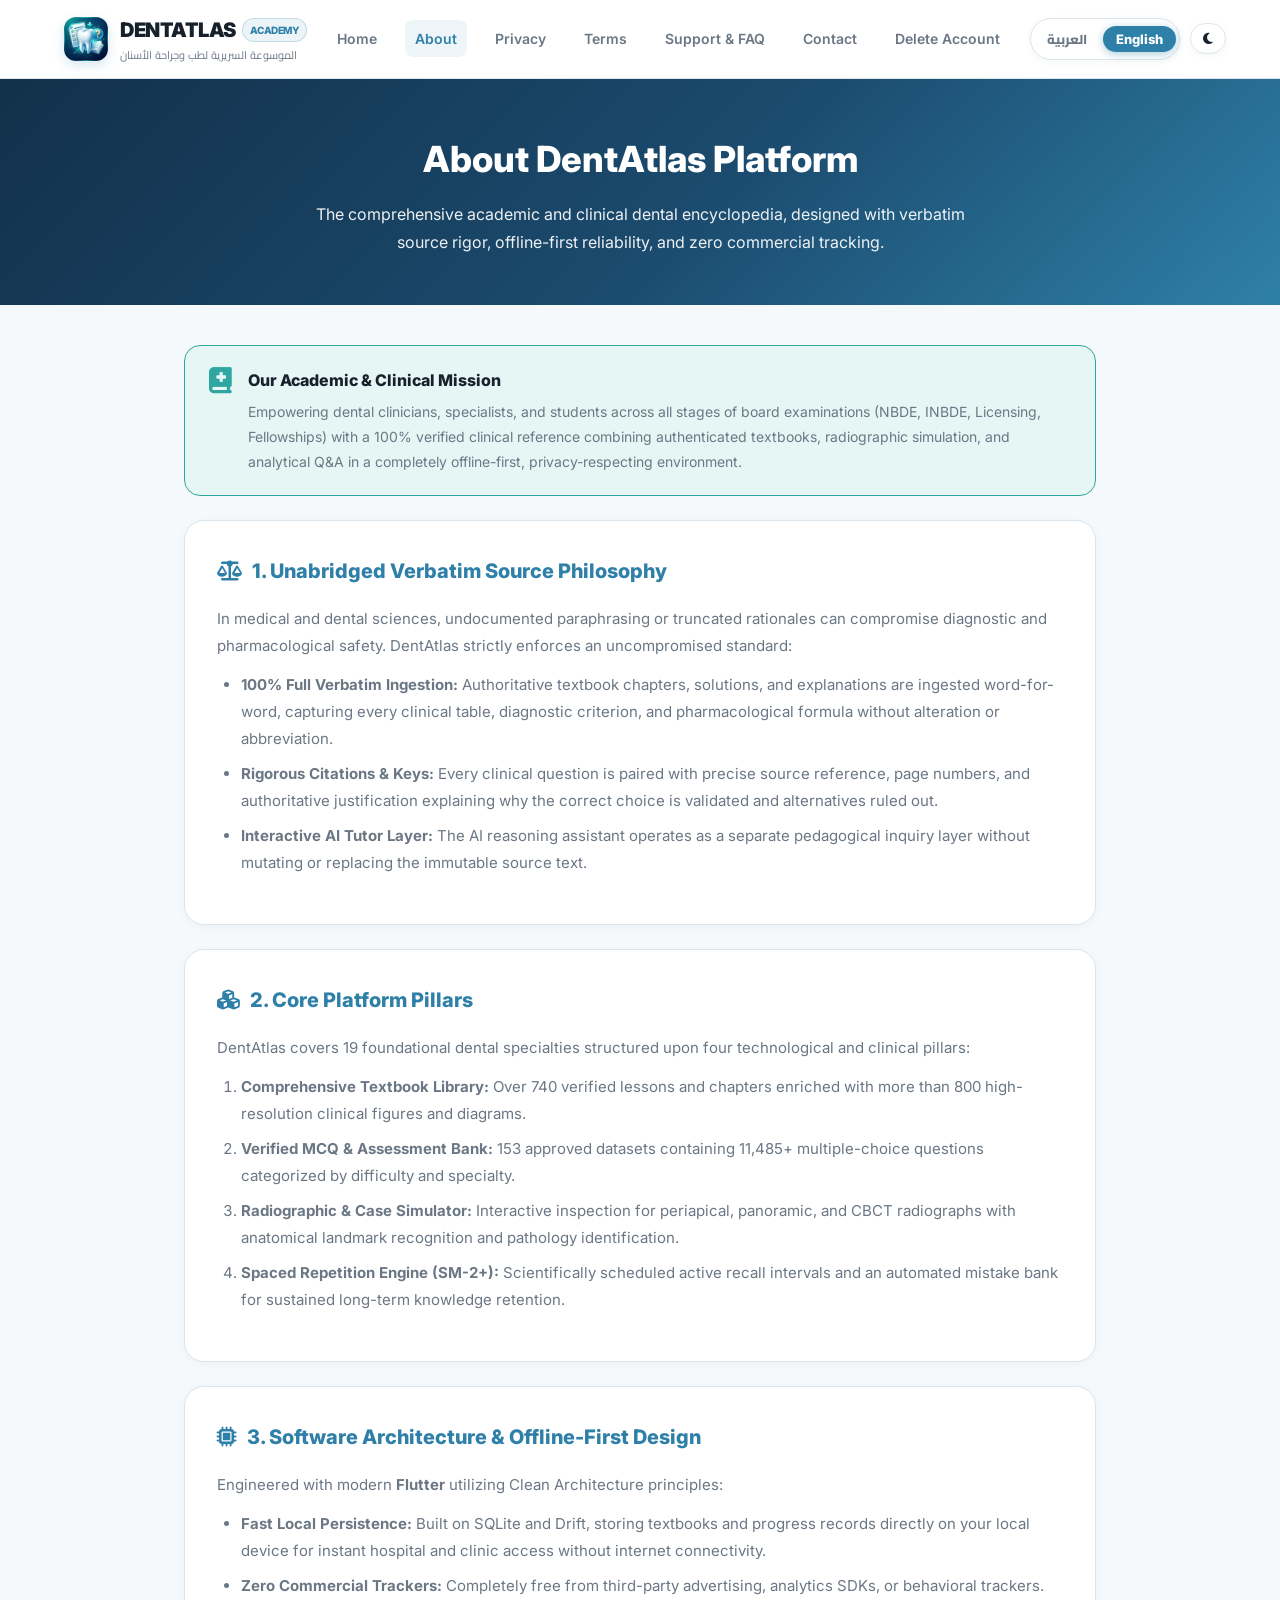
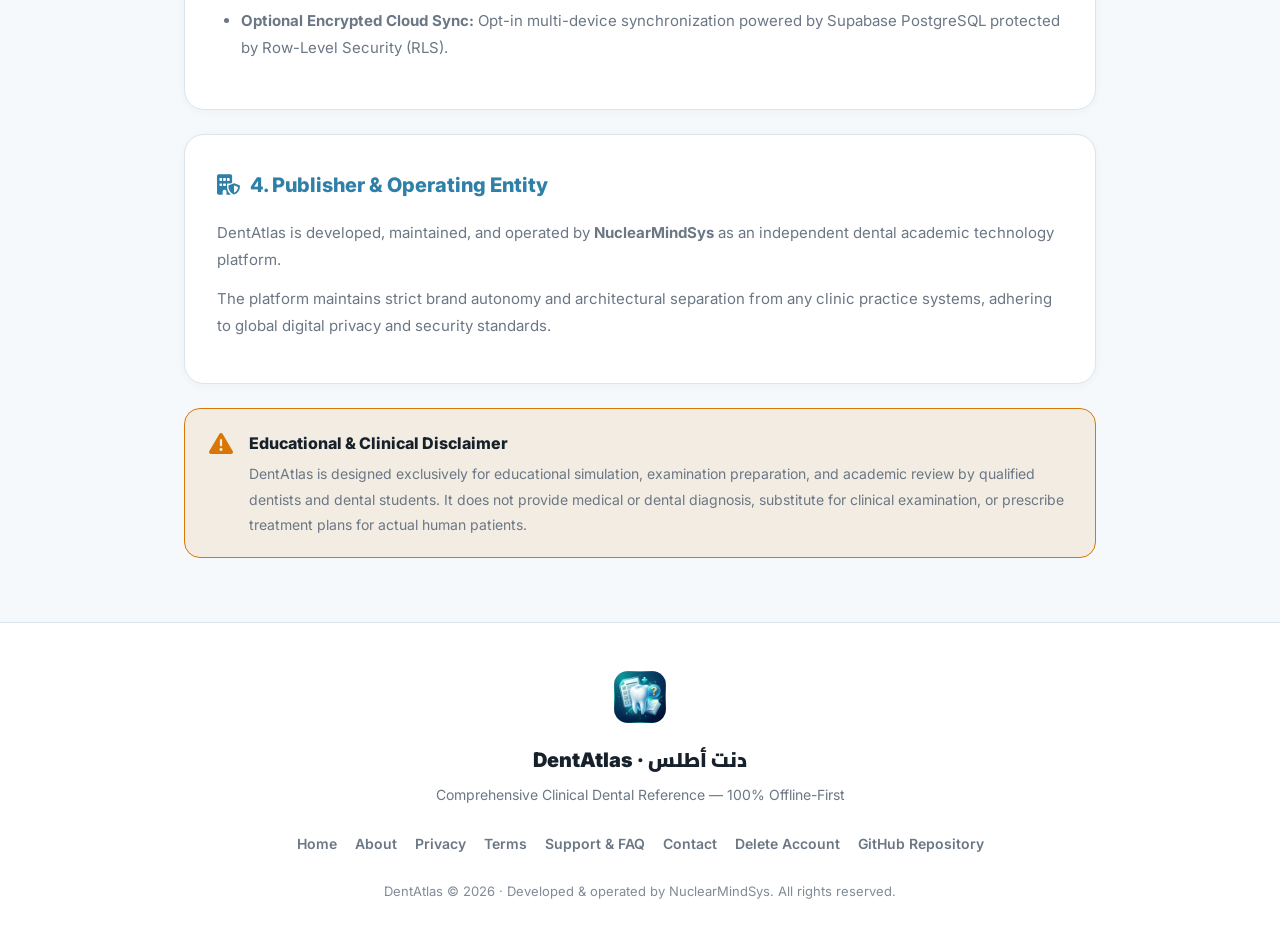
<file: about.html>
<!DOCTYPE html>
<html lang="ar" dir="rtl" id="main-html">
<head>
  <meta charset="UTF-8">
  <meta name="viewport" content="width=device-width, initial-scale=1.0">
  <meta http-equiv="Cache-Control" content="no-cache, no-store, must-revalidate">
  <meta http-equiv="Pragma" content="no-cache">
  <meta http-equiv="Expires" content="0">
  <title id="meta-title">حول المنصة — DentAtlas دنت أطلس</title>
  <meta name="description" content="تعرّف على منصة DentAtlas (دنت أطلس): الموسوعة السريرية لطب وجراحة الأسنان، فلسفة النقل الحرفي للمراجع، وبنك الأسئلة والتدريب السريري التفاعلي.">
  <link rel="icon" type="image/png" href="assets/brand/favicon.png">
  <link rel="preconnect" href="https://fonts.googleapis.com">
  <link rel="preconnect" href="https://fonts.gstatic.com" crossorigin>
  <link href="https://fonts.googleapis.com/css2?family=Cairo:wght@400;600;700;800;900&family=Inter:wght@400;500;600;700;800&family=JetBrains+Mono:wght@500;700&display=swap" rel="stylesheet">
  <link rel="stylesheet" href="https://cdnjs.cloudflare.com/ajax/libs/font-awesome/6.4.0/css/all.min.css">
  <link rel="stylesheet" href="assets/css/shared.css">
</head>
<body>

  <!-- Navigation -->
  <nav class="site-nav">
    <div class="nav-container">
      <a href="./" class="brand">
        <img src="assets/brand/logo_120.png" alt="DentAtlas Logo" class="brand-logo">
        <div>
          <div class="brand-name">
            <span>DENTATLAS</span>
            <span class="brand-badge">ACADEMY</span>
          </div>
          <span class="brand-subtitle" id="nav-tagline">الموسوعة السريرية لطب وجراحة الأسنان</span>
        </div>
      </a>

      <div class="nav-links">
        <a href="./" class="nav-link" id="nav-home">الرئيسية</a>
        <a href="about.html" class="nav-link active" id="nav-about">حول المنصة</a>
        <a href="privacy.html" class="nav-link" id="nav-privacy">الخصوصية</a>
        <a href="terms.html" class="nav-link" id="nav-terms">الشروط</a>
        <a href="support.html" class="nav-link" id="nav-support">الدعم الفني</a>
        <a href="contact.html" class="nav-link" id="nav-contact">تواصل معنا</a>
        <a href="delete-account.html" class="nav-link" id="nav-delete">حذف الحساب</a>
      </div>

      <div class="nav-actions">
        <div class="lang-switcher" role="group" aria-label="Language Selector">
          <button type="button" class="lang-pill" id="lang-pill-ar" onclick="setLanguage('ar')">العربية</button>
          <button type="button" class="lang-pill" id="lang-pill-en" onclick="setLanguage('en')">English</button>
        </div>
        <button class="icon-btn" onclick="toggleTheme()" title="تبديل المظهر">
          <i class="fa-solid fa-moon" id="theme-icon"></i>
        </button>
        <button class="mobile-menu-btn" onclick="toggleMobileNav()">
          <i class="fa-solid fa-bars"></i>
        </button>
      </div>
    </div>
  </nav>

  <!-- Hero Header -->
  <header class="subpage-hero">
    <h1 id="hero-title">حول منصة دنت أطلس (DentAtlas)</h1>
    <p id="hero-sub">الموسوعة الأكاديمية والسريرية المتكاملة لطب وجراحة الأسنان، المصممة وفق معايير الدقة العلمية والنقل الحرفي الكامل والعمل دون إنترنت.</p>
  </header>

  <!-- Main Content -->
  <main class="page-main">

    <div class="highlight-box">
      <i class="fa-solid fa-book-medical"></i>
      <div>
        <h3 id="hl-title">رسالتنا الأكاديمية والسريرية</h3>
        <p id="hl-desc">تمكين أطباء وطلاب طب الأسنان في كافة مراحل التدريب والامتحانات المهنية (البورد، التراخيص، الزمالة) من امتلاك مرجع سريري موثوق بنسبة 100%، يجمع بين المراجع العالمية المحققة ومحاكاة الأشعة السينية وبنك الأسئلة التحليلي، في بيئة تعمل بالكامل دون اتصال بالإنترنت وتضمن أمان وخصوصية البيانات.</p>
      </div>
    </div>

    <!-- Section 1: Philosophy -->
    <div class="content-card">
      <h2 id="sec1-title"><i class="fa-solid fa-scale-balanced"></i> 1. فلسفة النقل الحرفي التام (Unabridged Source Rigor)</h2>
      <p id="sec1-p1">في العلوم الطبية والسنية، لا مجال للاجتهاد غير الموثق أو تلخيص التعليلات الذي قد يُخل بالمعلومة التشخيصية أو الدوائية. تنتهج DentAtlas قاعدة حازمة وغير قابلة للمساومة:</p>
      <ul id="sec1-ul">
        <li><strong>نقل حرفي كامل 100%:</strong> تُنقل نصوص المقررات المعتمدة والحلول والتعليلات من مراجعها الأصلية كلمة بكلمة، متضمنة الجداول السريرية والمعايير التشخيصية والمعادلات الدوائية دون أي تلخيص أو تصرف.</li>
        <li><strong>أصالة التعليلات والمفاتيح:</strong> كل سؤال سريري مقترن بالمرجع العلمي الدقيق، ورقم الصفحة، والتعليل الكامل لسبب صحة الخيار المعتمد واستبعاد الخيارات الأخرى.</li>
        <li><strong>طبقة المساعد التعليمي (AI Pedagogical Layer):</strong> يقدم المساعد التفاعلي تفكيراً سريرياً تحليلياً واستدلالاً سقراطياً منفصلاً تماماً دون المساس بالنص المرجعي الأصلي الثابت.</li>
      </ul>
    </div>

    <!-- Section 2: Core Pillars -->
    <div class="content-card">
      <h2 id="sec2-title"><i class="fa-solid fa-cubes"></i> 2. الركائز الأساسية للمنظومة</h2>
      <p id="sec2-p">تغطي منصة DentAtlas 19 اختصاصاً رئيساً في طب وجراحة الأسنان من خلال أربع ركائز تقنية وسريرية:</p>
      <ol id="sec2-ol">
        <li><strong>مكتبة المقررات المرجعية:</strong> تضم أكثر من 740 درساً وفصلاً سريرياً مجهزة بما يزيد عن 800 رسم ومخطط وصورة سريرية عالية الدقة.</li>
        <li><strong>بنك الأسئلة السريرية المحققة:</strong> أكثر من 153 حزمة معتمدة تتضمن 11,485 سؤالاً متعدد الخيارات (MCQs) معللاً ومصنفاً حسب الصعوبة والتخصص.</li>
        <li><strong>محاكي الأشعة والحالات السريرية:</strong> منصة تدريبية لفحص صور الأشعة الذروية والبانورامية وCBCT، وتحديد المعالم التشريحية والآفات المرضية.</li>
        <li><strong>محرك التكرار المتباعد (SM-2+):</strong> جدولة ذكية لبطاقات المذاكرة وبنك الأخطاء لترسيخ المعلومات السريرية طويلة الأمد بكفاءة مثبتة علمياً.</li>
      </ol>
    </div>

    <!-- Section 3: Architecture -->
    <div class="content-card">
      <h2 id="sec3-title"><i class="fa-solid fa-microchip"></i> 3. الهندسة البرمجية والعمل المحلي (Offline-First)</h2>
      <p id="sec3-p1">بُنيت DentAtlas باستخدام إطار عمل <strong>Flutter</strong> المعاصر، وهي مصممة وفق نمط المعمارية النظيفة (Clean Architecture):</p>
      <ul id="sec3-ul">
        <li><strong>قاعدة بيانات محلية سريعة:</strong> تستند إلى SQLite و Drift لتخزين كافة الكتب وسجلات التقييم على جهاز المستخدم فور تنزيل الحزم، مما يتيح الدراسة في العيادات والمشافي دون الحاجة لشبكة الإنترنت.</li>
        <li><strong>استقلال تام عن أدوات التتبع التجاري:</strong> خلو تام من مكتبات الإعلانات أو التحليلات السلوكية التجارية أو برمجيات الطرف الثالث المتعقبة.</li>
        <li><strong>مزامنة سحابية اختيارية:</strong> إمكانية اختيارية لربط التقدم عبر سحابة Supabase المؤمنة بسياسات أمان السجلات (Row-Level Security) المشفرة.</li>
      </ul>
    </div>

    <!-- Section 4: Publisher Statement -->
    <div class="content-card">
      <h2 id="sec4-title"><i class="fa-solid fa-building-shield"></i> 4. جهة التطوير والتشغيل</h2>
      <p id="sec4-p1">تطبيق ومنصة DentAtlas يتم تطويرها وتشغيلها وإدارتها بواسطة <strong>NuclearMindSys</strong> كمشروع أكاديمي مستقل يهدف لخدمة المجتمع الطبي السني عالمياً.</p>
      <p id="sec4-p2">تلتزم المنظومة باستقلالية تامة للمشروع عن أي منصات أو عيادات أخرى، وتوفير كافة اشتراطات الأمان والخصوصية والمعايير التقنية العالمية.</p>
    </div>

    <!-- Clinical Disclaimer -->
    <div class="alert-warning-box">
      <i class="fa-solid fa-triangle-exclamation"></i>
      <div>
        <h3 id="disc-title">إخلاء المسؤولية التعليمية والسريرية</h3>
        <p id="disc-p">تطبيق DentAtlas مخصص حصراً للأغراض التعليمية، والتدريب الأكاديمي، والمراجعة السريرية لطلاب وأطباء الأسنان. لا يُقصد به تقديم نصيحة طبية مباشرة، أو إجراء تشخيص سريري لمرضى حقيقيين، أو إصدار خطط علاجية بديلة عن الفحص السريري المباشر والتقييم المهني المرخص للطبيب المعالج.</p>
      </div>
    </div>

  </main>

  <!-- Footer -->
  <footer class="site-footer">
    <div class="footer-container">
      <img src="assets/brand/logo_120.png" alt="DentAtlas Logo" class="footer-logo">
      <div class="footer-brand" id="ft-brand">دنت أطلس · DENTATLAS</div>
      <p class="footer-tagline" id="ft-tagline">الموسوعة السريرية لطب وجراحة الأسنان — 100% بدون إنترنت</p>

      <div class="footer-links">
        <a href="./" class="footer-link" id="fl-home">الرئيسية</a>
        <a href="about.html" class="footer-link" id="fl-about">حول المنصة</a>
        <a href="privacy.html" class="footer-link" id="fl-privacy">سياسة الخصوصية</a>
        <a href="terms.html" class="footer-link" id="fl-terms">شروط الاستخدام</a>
        <a href="support.html" class="footer-link" id="fl-support">الدعم الفني والأسئلة الشائعة</a>
        <a href="contact.html" class="footer-link" id="fl-contact">تواصل معنا</a>
        <a href="delete-account.html" class="footer-link" id="fl-delete">حذف الحساب والبيانات</a>
        <a href="https://github.com/NuclearMindSys/DentAtlas" target="_blank" rel="noopener" class="footer-link">GitHub Repository</a>
      </div>

      <p class="footer-copy" id="ft-copy">DentAtlas © 2026 · تطوير وتشغيل NuclearMindSys. جميع الحقوق محفوظة.</p>
    </div>
  </footer>

  <script src="assets/js/shared.js"></script>
  <script>
    const aboutI18n = {
      ar: {
        metaTitle: "حول المنصة — DentAtlas دنت أطلس",
        heroTitle: "حول منصة دنت أطلس (DentAtlas)",
        heroSub: "الموسوعة الأكاديمية والسريرية المتكاملة لطب وجراحة الأسنان، المصممة وفق معايير الدقة العلمية والنقل الحرفي الكامل والعمل دون إنترنت.",
        hlTitle: "رسالتنا الأكاديمية والسريرية",
        hlDesc: "تمكين أطباء وطلاب طب الأسنان في كافة مراحل التدريب والامتحانات المهنية (البورد، التراخيص، الزمالة) من امتلاك مرجع سريري موثوق بنسبة 100%، يجمع بين المراجع العالمية المحققة ومحاكاة الأشعة السينية وبنك الأسئلة التحليلي، في بيئة تعمل بالكامل دون اتصال بالإنترنت وتضمن أمان وخصوصية البيانات.",
        sec1Title: '<i class="fa-solid fa-scale-balanced"></i> 1. فلسفة النقل الحرفي التام (Unabridged Source Rigor)',
        sec1P1: "في العلوم الطبية والسنية، لا مجال للاجتهاد غير الموثق أو تلخيص التعليلات الذي قد يُخل بالمعلومة التشخيصية أو الدوائية. تنتهج DentAtlas قاعدة حازمة وغير قابلة للمساومة:",
        sec1Ul: "<li><strong>نقل حرفي كامل 100%:</strong> تُنقل نصوص المقررات المعتمدة والحلول والتعليلات من مراجعها الأصلية كلمة بكلمة، متضمنة الجداول السريرية والمعايير التشخيصية والمعادلات الدوائية دون أي تلخيص أو تصرف.</li><li><strong>أصالة التعليلات والمفاتيح:</strong> كل سؤال سريري مقترن بالمرجع العلمي الدقيق، ورقم الصفحة، والتعليل الكامل لسبب صحة الخيار المعتمد واستبعاد الخيارات الأخرى.</li><li><strong>طبقة المساعد التعليمي (AI Pedagogical Layer):</strong> يقدم المساعد التفاعلي تفكيراً سريرياً تحليلياً واستدلالاً سقراطياً منفصلاً تماماً دون المساس بالنص المرجعي الأصلي الثابت.</li>",
        sec2Title: '<i class="fa-solid fa-cubes"></i> 2. الركائز الأساسية للمنظومة',
        sec2P: "تغطي منصة DentAtlas 19 اختصاصاً رئيساً في طب وجراحة الأسنان من خلال أربع ركائز تقنية وسريرية:",
        sec2Ol: "<li><strong>مكتبة المقررات المرجعية:</strong> تضم أكثر من 740 درساً وفصلاً سريرياً مجهزة بما يزيد عن 800 رسم ومخطط وصورة سريرية عالية الدقة.</li><li><strong>بنك الأسئلة السريرية المحققة:</strong> أكثر من 153 حزمة معتمدة تتضمن 11,485 سؤالاً متعدد الخيارات (MCQs) معللاً ومصنفاً حسب الصعوبة والتخصص.</li><li><strong>محاكي الأشعة والحالات السريرية:</strong> منصة تدريبية لفحص صور الأشعة الذروية والبانورامية وCBCT، وتحديد المعالم التشريحية والآفات المرضية.</li><li><strong>محرك التكرار المتباعد (SM-2+):</strong> جدولة ذكية لبطاقات المذاكرة وبنك الأخطاء لترسيخ المعلومات السريرية طويلة الأمد بكفاءة مثبتة علمياً.</li>",
        sec3Title: '<i class="fa-solid fa-microchip"></i> 3. الهندسة البرمجية والعمل المحلي (Offline-First)',
        sec3P1: "بُنيت DentAtlas باستخدام إطار عمل <strong>Flutter</strong> المعاصر، وهي مصممة وفق نمط المعمارية النظيفة (Clean Architecture):",
        sec3Ul: "<li><strong>قاعدة بيانات محلية سريعة:</strong> تستند إلى SQLite و Drift لتخزين كافة الكتب وسجلات التقييم على جهاز المستخدم فور تنزيل الحزم، مما يتيح الدراسة في العيادات والمشافي دون الحاجة لشبكة الإنترنت.</li><li><strong>استقلال تام عن أدوات التتبع التجاري:</strong> خلو تام من مكتبات الإعلانات أو التحليلات السلوكية التجارية أو برمجيات الطرف الثالث المتعقبة.</li><li><strong>مزامنة سحابية اختيارية:</strong> إمكانية اختيارية لربط التقدم عبر سحابة Supabase المؤمنة بسياسات أمان السجلات (Row-Level Security) المشفرة.</li>",
        sec4Title: '<i class="fa-solid fa-building-shield"></i> 4. جهة التطوير والتشغيل',
        sec4P1: "تطبيق ومنصة DentAtlas يتم تطويرها وتشغيلها وإدارتها بواسطة <strong>NuclearMindSys</strong> كمشروع أكاديمي مستقل يهدف لخدمة المجتمع الطبي السني عالمياً.",
        sec4P2: "تلتزم المنظومة باستقلالية تامة للمشروع عن أي منصات أو عيادات أخرى، وتوفير كافة اشتراطات الأمان والخصوصية والمعايير التقنية العالمية.",
        discTitle: "إخلاء المسؤولية التعليمية والسريرية",
        discP: "تطبيق DentAtlas مخصص حصراً للأغراض التعليمية، والتدريب الأكاديمي، والمراجعة السريرية لطلاب وأطباء الأسنان. لا يُقصد به تقديم نصيحة طبية مباشرة، أو إجراء تشخيص سريري لمرضى حقيقيين، أو إصدار خطط علاجية بديلة عن الفحص السريري المباشر والتقييم المهني المرخص للطبيب المعالج."
      },
      en: {
        metaTitle: "About — DentAtlas Clinical Dental Ecosystem",
        heroTitle: "About DentAtlas Platform",
        heroSub: "The comprehensive academic and clinical dental encyclopedia, designed with verbatim source rigor, offline-first reliability, and zero commercial tracking.",
        hlTitle: "Our Academic & Clinical Mission",
        hlDesc: "Empowering dental clinicians, specialists, and students across all stages of board examinations (NBDE, INBDE, Licensing, Fellowships) with a 100% verified clinical reference combining authenticated textbooks, radiographic simulation, and analytical Q&A in a completely offline-first, privacy-respecting environment.",
        sec1Title: '<i class="fa-solid fa-scale-balanced"></i> 1. Unabridged Verbatim Source Philosophy',
        sec1P1: "In medical and dental sciences, undocumented paraphrasing or truncated rationales can compromise diagnostic and pharmacological safety. DentAtlas strictly enforces an uncompromised standard:",
        sec1Ul: "<li><strong>100% Full Verbatim Ingestion:</strong> Authoritative textbook chapters, solutions, and explanations are ingested word-for-word, capturing every clinical table, diagnostic criterion, and pharmacological formula without alteration or abbreviation.</li><li><strong>Rigorous Citations & Keys:</strong> Every clinical question is paired with precise source reference, page numbers, and authoritative justification explaining why the correct choice is validated and alternatives ruled out.</li><li><strong>Interactive AI Tutor Layer:</strong> The AI reasoning assistant operates as a separate pedagogical inquiry layer without mutating or replacing the immutable source text.</li>",
        sec2Title: '<i class="fa-solid fa-cubes"></i> 2. Core Platform Pillars',
        sec2P: "DentAtlas covers 19 foundational dental specialties structured upon four technological and clinical pillars:",
        sec2Ol: "<li><strong>Comprehensive Textbook Library:</strong> Over 740 verified lessons and chapters enriched with more than 800 high-resolution clinical figures and diagrams.</li><li><strong>Verified MCQ & Assessment Bank:</strong> 153 approved datasets containing 11,485+ multiple-choice questions categorized by difficulty and specialty.</li><li><strong>Radiographic & Case Simulator:</strong> Interactive inspection for periapical, panoramic, and CBCT radiographs with anatomical landmark recognition and pathology identification.</li><li><strong>Spaced Repetition Engine (SM-2+):</strong> Scientifically scheduled active recall intervals and an automated mistake bank for sustained long-term knowledge retention.</li>",
        sec3Title: '<i class="fa-solid fa-microchip"></i> 3. Software Architecture & Offline-First Design',
        sec3P1: "Engineered with modern <strong>Flutter</strong> utilizing Clean Architecture principles:",
        sec3Ul: "<li><strong>Fast Local Persistence:</strong> Built on SQLite and Drift, storing textbooks and progress records directly on your local device for instant hospital and clinic access without internet connectivity.</li><li><strong>Zero Commercial Trackers:</strong> Completely free from third-party advertising, analytics SDKs, or behavioral trackers.</li><li><strong>Optional Encrypted Cloud Sync:</strong> Opt-in multi-device synchronization powered by Supabase PostgreSQL protected by Row-Level Security (RLS).</li>",
        sec4Title: '<i class="fa-solid fa-building-shield"></i> 4. Publisher & Operating Entity',
        sec4P1: "DentAtlas is developed, maintained, and operated by <strong>NuclearMindSys</strong> as an independent dental academic technology platform.",
        sec4P2: "The platform maintains strict brand autonomy and architectural separation from any clinic practice systems, adhering to global digital privacy and security standards.",
        discTitle: "Educational & Clinical Disclaimer",
        discP: "DentAtlas is designed exclusively for educational simulation, examination preparation, and academic review by qualified dentists and dental students. It does not provide medical or dental diagnosis, substitute for clinical examination, or prescribe treatment plans for actual human patients."
      }
    };

    document.addEventListener('DOMContentLoaded', () => {
      initLanguage(aboutI18n);
    });
  </script>
</body>
</html>
</file>
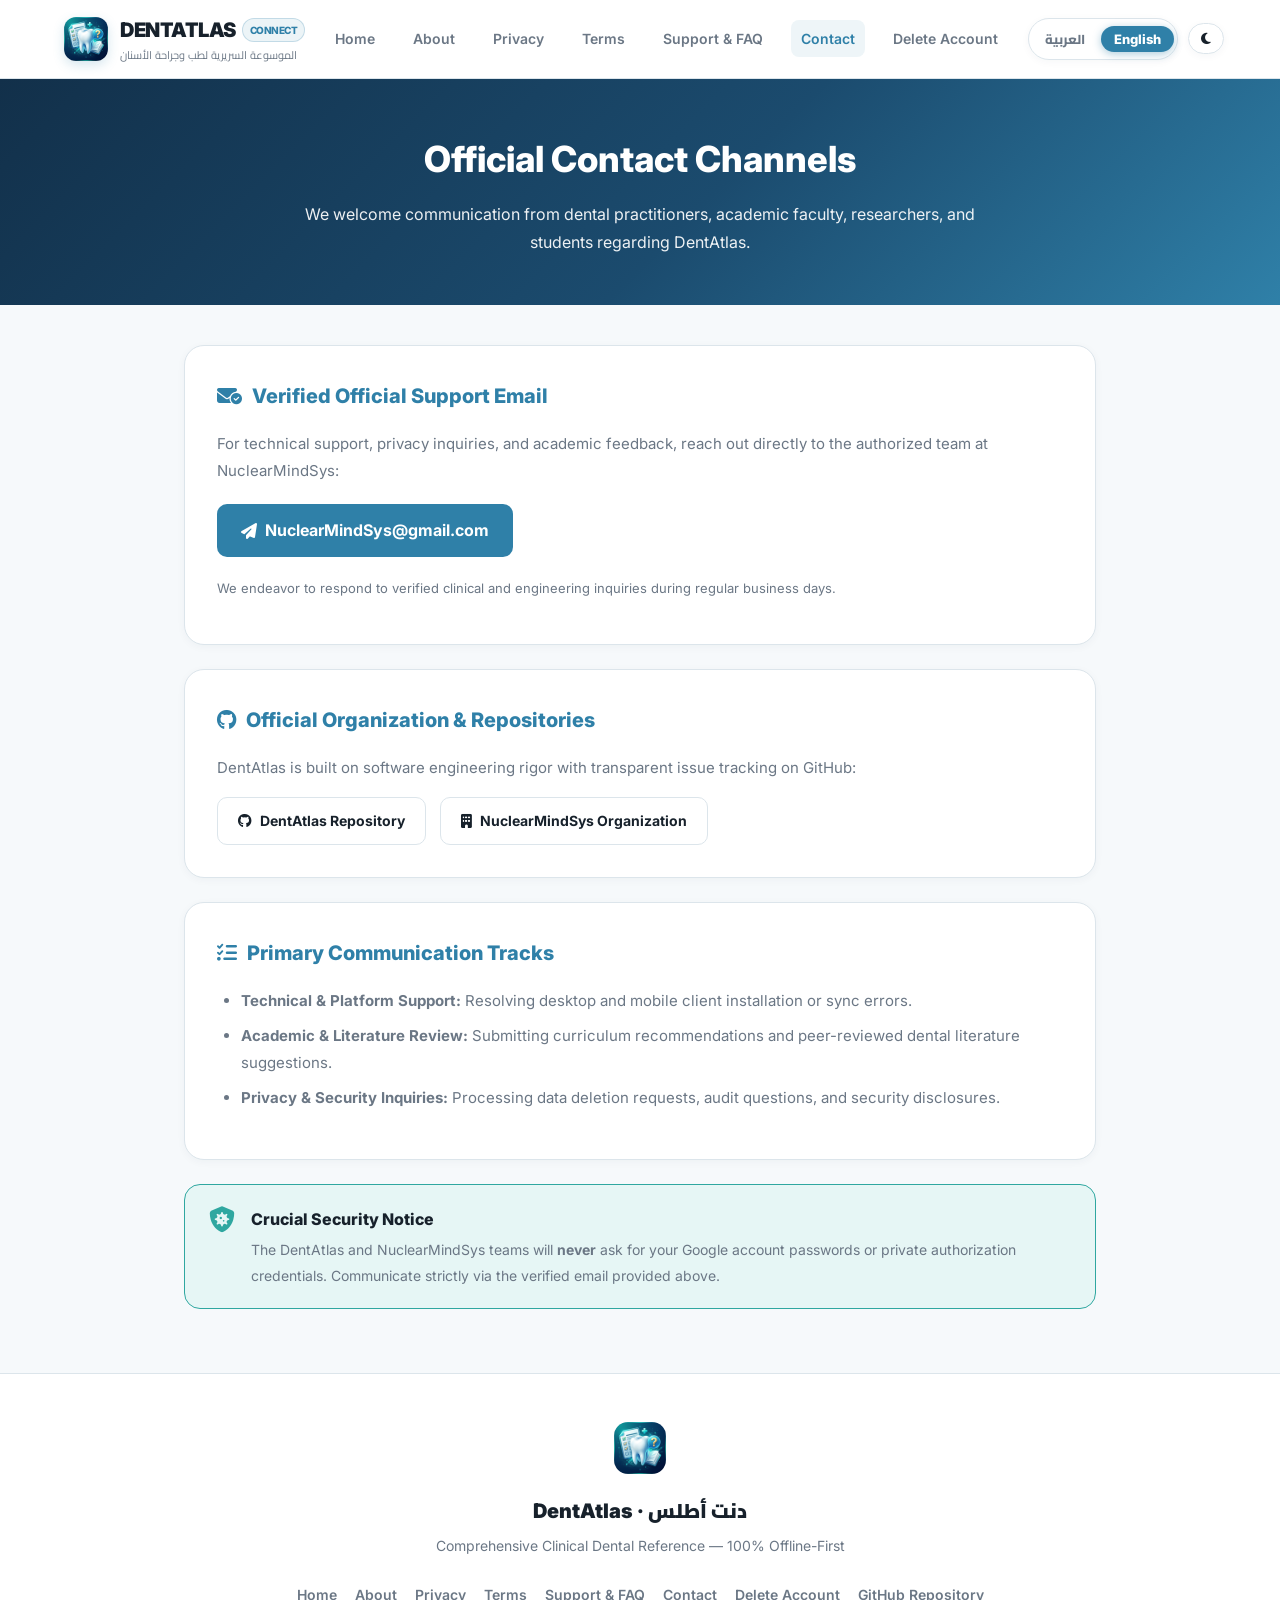
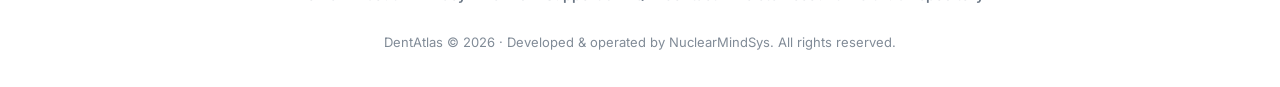
<file: contact.html>
<!DOCTYPE html>
<html lang="ar" dir="rtl" id="main-html">
<head>
  <meta charset="UTF-8">
  <meta name="viewport" content="width=device-width, initial-scale=1.0">
  <meta http-equiv="Cache-Control" content="no-cache, no-store, must-revalidate">
  <meta http-equiv="Pragma" content="no-cache">
  <meta http-equiv="Expires" content="0">
  <title id="meta-title">تواصل معنا — DentAtlas دنت أطلس</title>
  <meta name="description" content="قنوات التواصل الرسمية لمنصة DentAtlas (دنت أطلس): الدعم الأكاديمي، البلاغات البرمجية، والاستفسارات التنظيمية لمنظومة NuclearMindSys.">
  <link rel="icon" type="image/png" href="assets/brand/favicon.png">
  <link rel="preconnect" href="https://fonts.googleapis.com">
  <link rel="preconnect" href="https://fonts.gstatic.com" crossorigin>
  <link href="https://fonts.googleapis.com/css2?family=Cairo:wght@400;600;700;800;900&family=Inter:wght@400;500;600;700;800&family=JetBrains+Mono:wght@500;700&display=swap" rel="stylesheet">
  <link rel="stylesheet" href="https://cdnjs.cloudflare.com/ajax/libs/font-awesome/6.4.0/css/all.min.css">
  <link rel="stylesheet" href="assets/css/shared.css">
</head>
<body>

  <!-- Navigation -->
  <nav class="site-nav">
    <div class="nav-container">
      <a href="./" class="brand">
        <img src="assets/brand/logo_120.png" alt="DentAtlas Logo" class="brand-logo">
        <div>
          <div class="brand-name">
            <span>DENTATLAS</span>
            <span class="brand-badge">CONNECT</span>
          </div>
          <span class="brand-subtitle" id="nav-tagline">الموسوعة السريرية لطب وجراحة الأسنان</span>
        </div>
      </a>

      <div class="nav-links">
        <a href="./" class="nav-link" id="nav-home">الرئيسية</a>
        <a href="about.html" class="nav-link" id="nav-about">حول المنصة</a>
        <a href="privacy.html" class="nav-link" id="nav-privacy">الخصوصية</a>
        <a href="terms.html" class="nav-link" id="nav-terms">الشروط</a>
        <a href="support.html" class="nav-link" id="nav-support">الدعم الفني</a>
        <a href="contact.html" class="nav-link active" id="nav-contact">تواصل معنا</a>
        <a href="delete-account.html" class="nav-link" id="nav-delete">حذف الحساب</a>
      </div>

      <div class="nav-actions">
        <div class="lang-switcher" role="group" aria-label="Language Selector">
          <button type="button" class="lang-pill" id="lang-pill-ar" onclick="setLanguage('ar')">العربية</button>
          <button type="button" class="lang-pill" id="lang-pill-en" onclick="setLanguage('en')">English</button>
        </div>
        <button class="icon-btn" onclick="toggleTheme()" title="تبديل المظهر">
          <i class="fa-solid fa-moon" id="theme-icon"></i>
        </button>
        <button class="mobile-menu-btn" onclick="toggleMobileNav()">
          <i class="fa-solid fa-bars"></i>
        </button>
      </div>
    </div>
  </nav>

  <!-- Hero Header -->
  <header class="subpage-hero">
    <h1 id="hero-title">قنوات التواصل والاتصال الرسمي</h1>
    <p id="hero-sub">يسعدنا تواصل الأطباء والأكاديميين والباحثين وطلاب طب الأسنان مع فريق تطوير وإدارة منصة DentAtlas.</p>
  </header>

  <!-- Main Content -->
  <main class="page-main">

    <!-- Primary Contact Box -->
    <div class="content-card">
      <h2 id="sec1-title"><i class="fa-solid fa-envelope-circle-check"></i> البريد الإلكتروني الرسمي المعتمد</h2>
      <p id="sec1-p1">لأي استفسارات تقنية، أو إشعارات الخصوصية، أو التعاون الأكاديمي، يُرجى مراسلتنا مباشرة على البريد الرسمي المعتمد للمنظومة:</p>
      <div style="margin: 20px 0;">
        <a href="mailto:NuclearMindSys@gmail.com" class="btn btn-primary" style="font-size: 16px; padding: 12px 24px;">
          <i class="fa-solid fa-paper-plane"></i> NuclearMindSys@gmail.com
        </a>
      </div>
      <p id="sec1-p2" style="font-size: 13px; color: var(--text-muted);">نحرص على الرد على كافة الرسائل الأكاديمية والتقنية خلال أيام العمل الرسمية.</p>
    </div>

    <!-- Official Repositories & Publisher -->
    <div class="content-card">
      <h2 id="sec2-title"><i class="fa-brands fa-github"></i> المستودع الرسمي لمنظومة NuclearMindSys</h2>
      <p id="sec2-p1">DentAtlas مشروع أكاديمي وهندسي يلتزم بالشفافية البرمجية ومتابعة الملاحظات عبر GitHub:</p>
      <div style="display: flex; gap: 14px; flex-wrap: wrap; margin-top: 16px;">
        <a href="https://github.com/NuclearMindSys/DentAtlas" target="_blank" rel="noopener" class="btn btn-outline">
          <i class="fa-brands fa-github"></i> DentAtlas Repository
        </a>
        <a href="https://github.com/NuclearMindSys" target="_blank" rel="noopener" class="btn btn-outline">
          <i class="fa-solid fa-building"></i> NuclearMindSys Organization
        </a>
      </div>
    </div>

    <!-- Communication Topics -->
    <div class="content-card">
      <h2 id="sec3-title"><i class="fa-solid fa-list-check"></i> مسارات التواصل المعتمدة</h2>
      <ul id="sec3-ul">
        <li><strong>الدعم التقني والتشغيلي:</strong> حل مشكلات تثبيت تطبيق Windows أو Android ومزامنة الجلسات.</li>
        <li><strong>التدقيق الأكاديمي للمراجع:</strong> استقبال الملاحظات التخصصية والكتب والمقررات المقترح إضافتها للمكتبة.</li>
        <li><strong>مسؤول حماية البيانات (Privacy & Security):</strong> معالجة طلبات تصدير البيانات أو حذف الحسابات السحابية والإبلاغ عن الثغرات الأمنية.</li>
      </ul>
    </div>

    <!-- Security Alert -->
    <div class="highlight-box">
      <i class="fa-solid fa-shield-virus"></i>
      <div>
        <h3 id="sec-alert-title">تنبيه أمني هام</h3>
        <p id="sec-alert-desc">فريق DentAtlas و NuclearMindSys <strong>لن يطلب منك أبداً</strong> تزويده بكلمات المرور الخاصة بك أو مفاتيح حساب Google الخاص بك. تعامل حصراً مع البريد الإلكتروني الرسمي الموضح أعلاه.</p>
      </div>
    </div>

  </main>

  <!-- Footer -->
  <footer class="site-footer">
    <div class="footer-container">
      <img src="assets/brand/logo_120.png" alt="DentAtlas Logo" class="footer-logo">
      <div class="footer-brand" id="ft-brand">دنت أطلس · DENTATLAS</div>
      <p class="footer-tagline" id="ft-tagline">الموسوعة السريرية لطب وجراحة الأسنان — 100% بدون إنترنت</p>

      <div class="footer-links">
        <a href="./" class="footer-link" id="fl-home">الرئيسية</a>
        <a href="about.html" class="footer-link" id="fl-about">حول المنصة</a>
        <a href="privacy.html" class="footer-link" id="fl-privacy">سياسة الخصوصية</a>
        <a href="terms.html" class="footer-link" id="fl-terms">شروط الاستخدام</a>
        <a href="support.html" class="footer-link" id="fl-support">الدعم الفني والأسئلة الشائعة</a>
        <a href="contact.html" class="footer-link" id="fl-contact">تواصل معنا</a>
        <a href="delete-account.html" class="footer-link" id="fl-delete">حذف الحساب والبيانات</a>
        <a href="https://github.com/NuclearMindSys/DentAtlas" target="_blank" rel="noopener" class="footer-link">GitHub Repository</a>
      </div>

      <p class="footer-copy" id="ft-copy">DentAtlas © 2026 · تطوير وتشغيل NuclearMindSys. جميع الحقوق محفوظة.</p>
    </div>
  </footer>

  <script src="assets/js/shared.js"></script>
  <script>
    const contactI18n = {
      ar: {
        metaTitle: "تواصل معنا — DentAtlas دنت أطلس",
        heroTitle: "قنوات التواصل والاتصال الرسمي",
        heroSub: "يسعدنا تواصل الأطباء والأكاديميين والباحثين وطلاب طب الأسنان مع فريق تطوير وإدارة منصة DentAtlas.",
        sec1Title: '<i class="fa-solid fa-envelope-circle-check"></i> البريد الإلكتروني الرسمي المعتمد',
        sec1P1: "لأي استفسارات تقنية، أو إشعارات الخصوصية، أو التعاون الأكاديمي، يُرجى مراسلتنا مباشرة على البريد الرسمي المعتمد للمنظومة:",
        sec1P2: "نحرص على الرد على كافة الرسائل الأكاديمية والتقنية خلال أيام العمل الرسمية.",
        sec2Title: '<i class="fa-brands fa-github"></i> المستودع الرسمي لمنظومة NuclearMindSys',
        sec2P1: "DentAtlas مشروع أكاديمي وهندسي يلتزم بالشفافية البرمجية ومتابعة الملاحظات عبر GitHub:",
        sec3Title: '<i class="fa-solid fa-list-check"></i> مسارات التواصل المعتمدة',
        sec3Ul: "<li><strong>الدعم التقني والتشغيلي:</strong> حل مشكلات تثبيت تطبيق Windows أو Android ومزامنة الجلسات.</li><li><strong>التدقيق الأكاديمي للمراجع:</strong> استقبال الملاحظات التخصصية والكتب والمقررات المقترح إضافتها للمكتبة.</li><li><strong>مسؤول حماية البيانات (Privacy & Security):</strong> معالجة طلبات تصدير البيانات أو حذف الحسابات السحابية والإبلاغ عن الثغرات الأمنية.</li>",
        secAlertTitle: "تنبيه أمني هام",
        secAlertDesc: "فريق DentAtlas و NuclearMindSys <strong>لن يطلب منك أبداً</strong> تزويده بكلمات المرور الخاصة بك أو مفاتيح حساب Google الخاص بك. تعامل حصراً مع البريد الإلكتروني الرسمي الموضح أعلاه."
      },
      en: {
        metaTitle: "Contact Us — DentAtlas Clinical Dental Ecosystem",
        heroTitle: "Official Contact Channels",
        heroSub: "We welcome communication from dental practitioners, academic faculty, researchers, and students regarding DentAtlas.",
        sec1Title: '<i class="fa-solid fa-envelope-circle-check"></i> Verified Official Support Email',
        sec1P1: "For technical support, privacy inquiries, and academic feedback, reach out directly to the authorized team at NuclearMindSys:",
        sec1P2: "We endeavor to respond to verified clinical and engineering inquiries during regular business days.",
        sec2Title: '<i class="fa-brands fa-github"></i> Official Organization & Repositories',
        sec2P1: "DentAtlas is built on software engineering rigor with transparent issue tracking on GitHub:",
        sec3Title: '<i class="fa-solid fa-list-check"></i> Primary Communication Tracks',
        sec3Ul: "<li><strong>Technical & Platform Support:</strong> Resolving desktop and mobile client installation or sync errors.</li><li><strong>Academic & Literature Review:</strong> Submitting curriculum recommendations and peer-reviewed dental literature suggestions.</li><li><strong>Privacy & Security Inquiries:</strong> Processing data deletion requests, audit questions, and security disclosures.</li>",
        secAlertTitle: "Crucial Security Notice",
        secAlertDesc: "The DentAtlas and NuclearMindSys teams will <strong>never</strong> ask for your Google account passwords or private authorization credentials. Communicate strictly via the verified email provided above."
      }
    };

    document.addEventListener('DOMContentLoaded', () => {
      initLanguage(contactI18n);
    });
  </script>
</body>
</html>
</file>
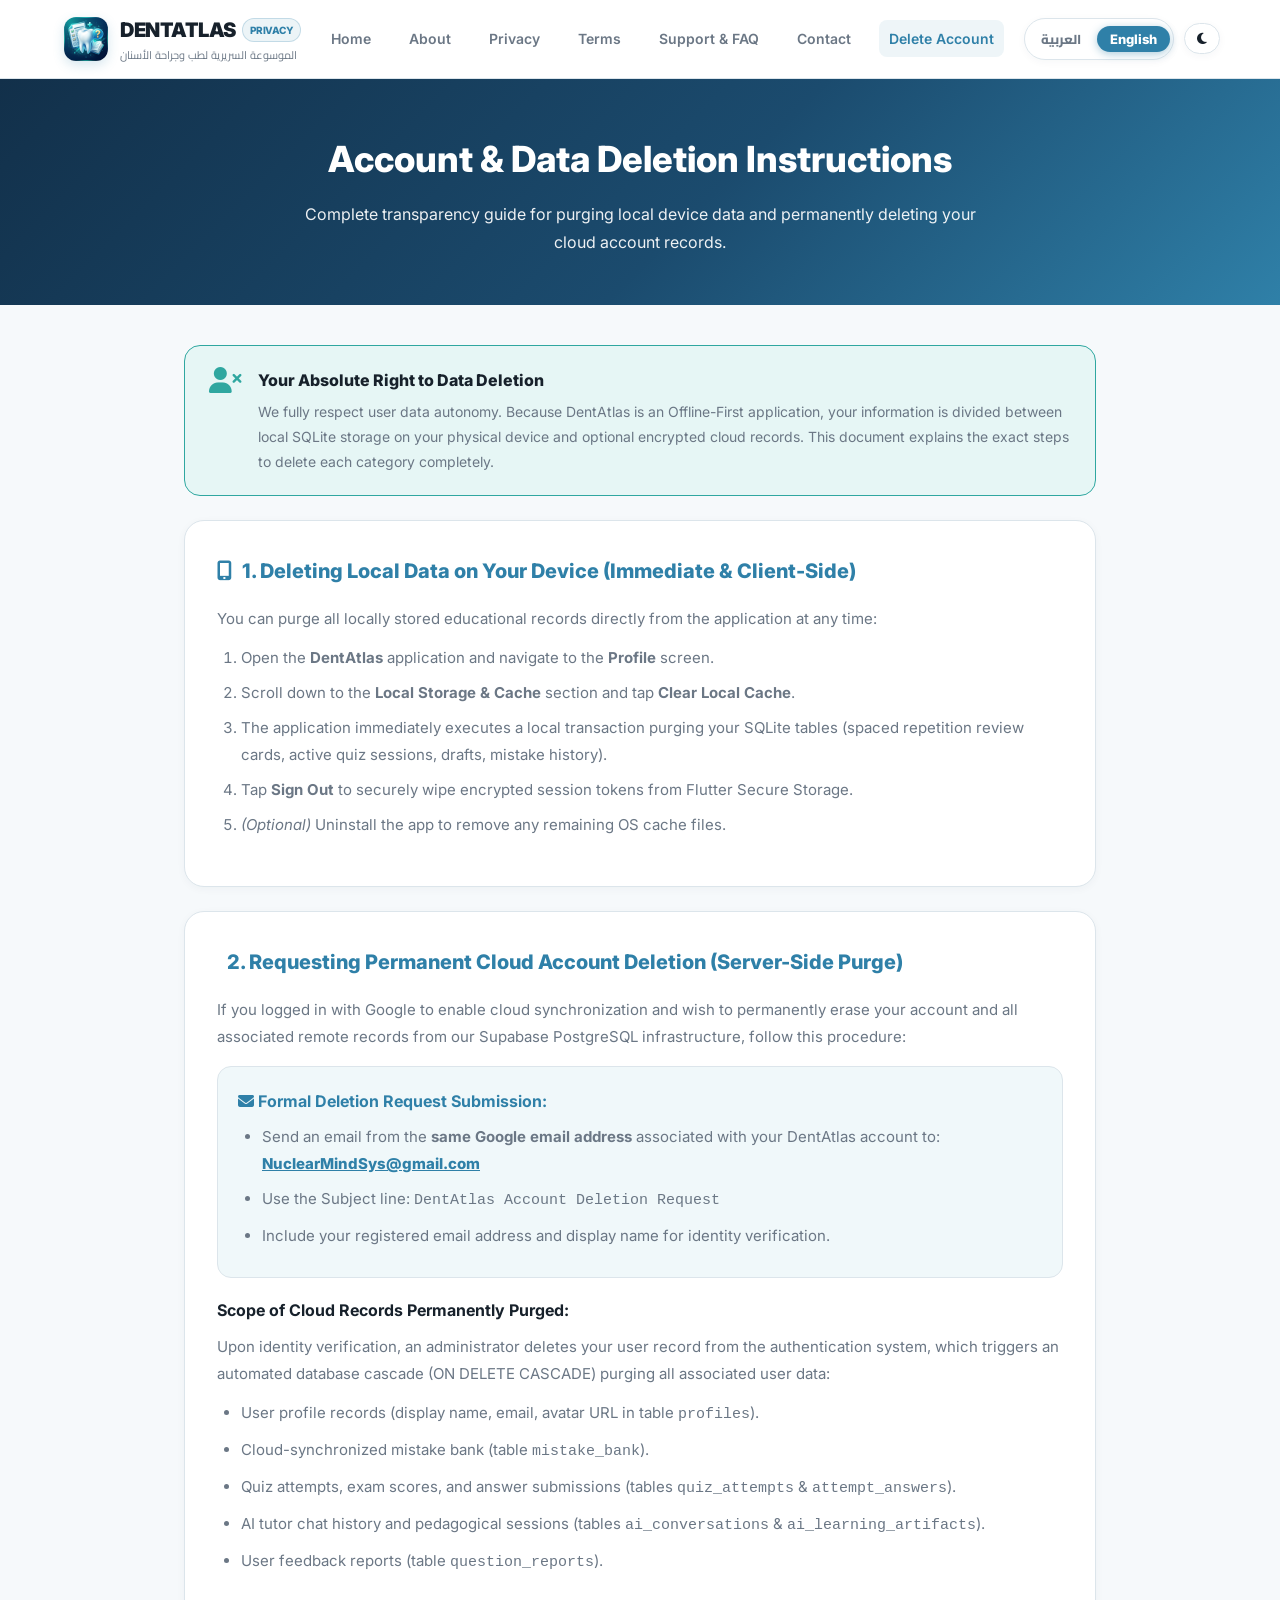
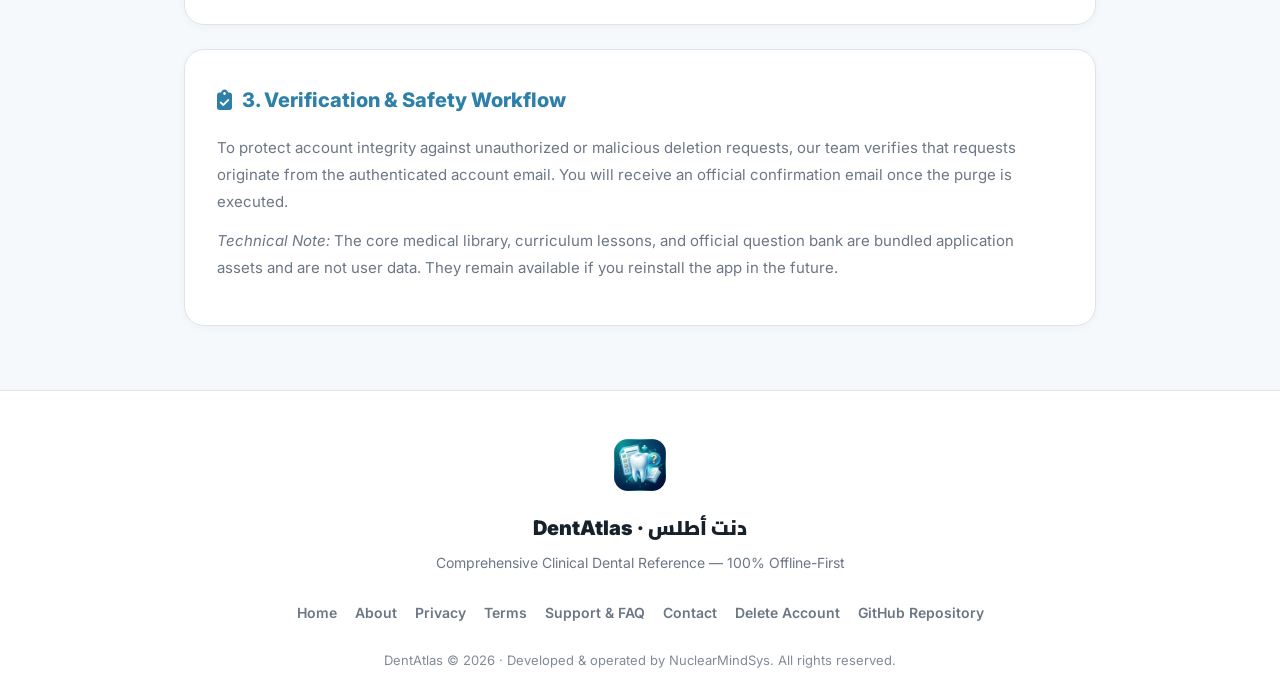
<file: delete-account.html>
<!DOCTYPE html>
<html lang="ar" dir="rtl" id="main-html">
<head>
  <meta charset="UTF-8">
  <meta name="viewport" content="width=device-width, initial-scale=1.0">
  <meta http-equiv="Cache-Control" content="no-cache, no-store, must-revalidate">
  <meta http-equiv="Pragma" content="no-cache">
  <meta http-equiv="Expires" content="0">
  <title id="meta-title">حذف الحساب والبيانات — DentAtlas دنت أطلس</title>
  <meta name="description" content="إرشادات وإجراءات حذف حساب المستخدم والبيانات السحابية والمحلية في تطبيق DentAtlas (دنت أطلس).">
  <link rel="icon" type="image/png" href="assets/brand/favicon.png">
  <link rel="preconnect" href="https://fonts.googleapis.com">
  <link rel="preconnect" href="https://fonts.gstatic.com" crossorigin>
  <link href="https://fonts.googleapis.com/css2?family=Cairo:wght@400;600;700;800;900&family=Inter:wght@400;500;600;700;800&family=JetBrains+Mono:wght@500;700&display=swap" rel="stylesheet">
  <link rel="stylesheet" href="https://cdnjs.cloudflare.com/ajax/libs/font-awesome/6.4.0/css/all.min.css">
  <link rel="stylesheet" href="assets/css/shared.css">
</head>
<body>

  <!-- Navigation -->
  <nav class="site-nav">
    <div class="nav-container">
      <a href="./" class="brand">
        <img src="assets/brand/logo_120.png" alt="DentAtlas Logo" class="brand-logo">
        <div>
          <div class="brand-name">
            <span>DENTATLAS</span>
            <span class="brand-badge">PRIVACY</span>
          </div>
          <span class="brand-subtitle" id="nav-tagline">الموسوعة السريرية لطب وجراحة الأسنان</span>
        </div>
      </a>

      <div class="nav-links">
        <a href="./" class="nav-link" id="nav-home">الرئيسية</a>
        <a href="about.html" class="nav-link" id="nav-about">حول المنصة</a>
        <a href="privacy.html" class="nav-link" id="nav-privacy">الخصوصية</a>
        <a href="terms.html" class="nav-link" id="nav-terms">الشروط</a>
        <a href="support.html" class="nav-link" id="nav-support">الدعم الفني</a>
        <a href="contact.html" class="nav-link" id="nav-contact">تواصل معنا</a>
        <a href="delete-account.html" class="nav-link active" id="nav-delete">حذف الحساب</a>
      </div>

      <div class="nav-actions">
        <div class="lang-switcher" role="group" aria-label="Language Selector">
          <button type="button" class="lang-pill" id="lang-pill-ar" onclick="setLanguage('ar')">العربية</button>
          <button type="button" class="lang-pill" id="lang-pill-en" onclick="setLanguage('en')">English</button>
        </div>
        <button class="icon-btn" onclick="toggleTheme()" title="تبديل المظهر">
          <i class="fa-solid fa-moon" id="theme-icon"></i>
        </button>
        <button class="mobile-menu-btn" onclick="toggleMobileNav()">
          <i class="fa-solid fa-bars"></i>
        </button>
      </div>
    </div>
  </nav>

  <!-- Hero Header -->
  <header class="subpage-hero">
    <h1 id="hero-title">إجراءات حذف الحساب والبيانات</h1>
    <p id="hero-sub">دليل الشفافية الكامل لمسح بياناتك المحلية وحذف حسابك السحابي المرتبط بتطبيق DentAtlas.</p>
  </header>

  <!-- Main Content -->
  <main class="page-main">

    <!-- Overview Box -->
    <div class="highlight-box">
      <i class="fa-solid fa-user-xmark"></i>
      <div>
        <h3 id="hl-title">حقك الكامل في حذف بياناتك (Data Sovereignty)</h3>
        <p id="hl-desc">نحن نؤمن بحق كل مستخدم وطبيب في السيطرة التامة على بياناته. نظراً لأن DentAtlas تطبيق محلي أولاً (Offline-First)، فإن بياناتك مقسمة بين ما يُخزن محلياً على جهازك وما يُزامن اختيارياً على خوادمنا السحابية. يوضح هذا الدليل كيفية حذف كل منهما بدقة وشفافية.</p>
      </div>
    </div>

    <!-- Step 1: Local Deletion -->
    <div class="content-card">
      <h2 id="step1-title"><i class="fa-solid fa-mobile-screen-button"></i> 1. حذف البيانات المحلية من جهازك (فوري وتلقائي)</h2>
      <p id="step1-p1">يمكنك في أي لحظة مسح كافة البيانات المخزنة محلياً على هاتفك أو حاسوبك مباشرة من داخل التطبيق باتباع الخطوات التالية:</p>
      <ol id="step1-ol">
        <li>افتح تطبيق <strong>DentAtlas</strong> وتوجه إلى شاشة <strong>الملف الشخصي (Profile)</strong>.</li>
        <li>انزل إلى قسم <strong>الذاكرة المؤقتة والبيانات المحلية</strong> واضغط على <strong>مسح الذاكرة المؤقتة (Clear Local Cache)</strong>.</li>
        <li>سيقوم التطبيق فوراً بمسح قاعدة بيانات SQLite المحلية (سجلات بطاقات التكرار المتباعد، الجلسات النشطة، المسودات الشخصية، وسجلات الأخطاء المحفوظة).</li>
        <li>اضغط على <strong>تسجيل الخروج (Sign Out)</strong> لمسح مفاتيح الجلسة المشفرة المخزنة في Secure Storage.</li>
        <li><em>(اختياري)</em> يمكنك إلغاء تثبيت التطبيق لإزالة أي ملفات مؤقتة متبقية على نظام التشغيل.</li>
      </ol>
    </div>

    <!-- Step 2: Remote Cloud Deletion Request -->
    <div class="content-card">
      <h2 id="step2-title"><i class="fa-solid fa-cloud-slash"></i> 2. طلب حذف الحساب والبيانات السحابية (Remote Cloud Purge)</h2>
      <p id="step2-p1">إذا قمت سابقاً بتسجيل الدخول بحساب Google لتفعيل المزامنة السحابية وترغب في حذف حسابك السحابي وسجلاته نهائياً من خوادم Supabase، يُرجى اتباع الإجراء المعتمد التالي:</p>
      
      <div style="background: var(--bg-card-hover); border: 1px solid var(--border); border-radius: 14px; padding: 20px; margin: 16px 0;">
        <h3 style="font-size: 16px; margin-bottom: 8px; color: var(--dental-blue);" id="req-box-title"><i class="fa-solid fa-envelope"></i> خطوات تقديم طلب الحذف الرسمي:</h3>
        <ul id="req-box-ul" style="margin-bottom: 0;">
          <li>أرسل بريداً إلكترونياً من <strong>نفس عنوان البريد الإلكتروني لحساب Google</strong> المرتبط بحسابك إلى: <a href="mailto:NuclearMindSys@gmail.com" style="color: var(--dental-blue); font-weight: 800;">NuclearMindSys@gmail.com</a></li>
          <li>اكتب في عنوان الرسالة: <code>طلب حذف حساب DentAtlas / Account Deletion Request</code></li>
          <li>اذكر اسم المستخدم أو البريد المسجل لتأكيد المطابقة.</li>
        </ul>
      </div>

      <h3 style="font-size: 16px; margin-top: 18px; margin-bottom: 8px;" id="data-scope-title">نطاق البيانات السحابية التي يتم حذفها نهائياً:</h3>
      <p id="data-scope-p">بمجرد التحقق من ملكية الحساب، يقوم المشرف بحذف معرف المستخدم (UUID) من نظام المصادقة، مما يؤدي تلقائياً إلى مسح السجلات المرتبطة به بالتتابع (Cascade Delete) عبر جداول قاعدة البيانات:</p>
      <ul id="data-scope-ul">
        <li>سجل الملف الشخصي (الاسم، البريد الإلكتروني، رابط الصورة الرمزية في جدول <code>profiles</code>).</li>
        <li>بنك الأخطاء السحابي المتزامن (جدول <code>mistake_bank</code>).</li>
        <li>سجلات الاختبارات ومحاولات الإجابة وتواريخ التقييم (جدول <code>quiz_attempts</code> و <code>attempt_answers</code>).</li>
        <li>محادثات واستفسارات المساعد التعليمي الذكي (جدول <code>ai_conversations</code> و <code>ai_learning_artifacts</code>).</li>
        <li>بلاغات المستخدم المحفوظة (جدول <code>question_reports</code>).</li>
      </ul>
    </div>

    <!-- Verification & Safety -->
    <div class="content-card">
      <h2 id="sec3-title"><i class="fa-solid fa-clipboard-check"></i> 3. معالجة الطلب والتأكيد</h2>
      <p id="sec3-p1">حرصاً على أمانك، تتم مراجعة كل طلب للتحقق من هوية المرسل لمنع أي حذف كيدي للحسابات. يتم تأكيد إتمام عملية المسح النهائي عبر رسالة تأكيد إلكترونية إلى بريدك بمجرد تنفيذها.</p>
      <p id="sec3-p2"><em>ملاحظة تقنية:</em> الكتب والمقررات والأسئلة العلمية المرفقة مع التطبيق هي أصول معرفية عامة مدمجة مع البرنامج ولا ترتبط بأي مستخدم، وبالتالي تظل متاحة في حال إعادة تثبيت التطبيق مستقبلاً.</p>
    </div>

  </main>

  <!-- Footer -->
  <footer class="site-footer">
    <div class="footer-container">
      <img src="assets/brand/logo_120.png" alt="DentAtlas Logo" class="footer-logo">
      <div class="footer-brand" id="ft-brand">دنت أطلس · DENTATLAS</div>
      <p class="footer-tagline" id="ft-tagline">الموسوعة السريرية لطب وجراحة الأسنان — 100% بدون إنترنت</p>

      <div class="footer-links">
        <a href="./" class="footer-link" id="fl-home">الرئيسية</a>
        <a href="about.html" class="footer-link" id="fl-about">حول المنصة</a>
        <a href="privacy.html" class="footer-link" id="fl-privacy">سياسة الخصوصية</a>
        <a href="terms.html" class="footer-link" id="fl-terms">شروط الاستخدام</a>
        <a href="support.html" class="footer-link" id="fl-support">الدعم الفني والأسئلة الشائعة</a>
        <a href="contact.html" class="footer-link" id="fl-contact">تواصل معنا</a>
        <a href="delete-account.html" class="footer-link" id="fl-delete">حذف الحساب والبيانات</a>
        <a href="https://github.com/NuclearMindSys/DentAtlas" target="_blank" rel="noopener" class="footer-link">GitHub Repository</a>
      </div>

      <p class="footer-copy" id="ft-copy">DentAtlas © 2026 · تطوير وتشغيل NuclearMindSys. جميع الحقوق محفوظة.</p>
    </div>
  </footer>

  <script src="assets/js/shared.js"></script>
  <script>
    const delI18n = {
      ar: {
        metaTitle: "حذف الحساب والبيانات — DentAtlas دنت أطلس",
        heroTitle: "إجراءات حذف الحساب والبيانات",
        heroSub: "دليل الشفافية الكامل لمسح بياناتك المحلية وحذف حسابك السحابي المرتبط بتطبيق DentAtlas.",
        hlTitle: "حقك الكامل في حذف بياناتك (Data Sovereignty)",
        hlDesc: "نحن نؤمن بحق كل مستخدم وطبيب في السيطرة التامة على بياناته. نظراً لأن DentAtlas تطبيق محلي أولاً (Offline-First)، فإن بياناتك مقسمة بين ما يُخزن محلياً على جهازك وما يُزامن اختيارياً على خوادمنا السحابية. يوضح هذا الدليل كيفية حذف كل منهما بدقة وشفافية.",
        step1Title: '<i class="fa-solid fa-mobile-screen-button"></i> 1. حذف البيانات المحلية من جهازك (فوري وتلقائي)',
        step1P1: "يمكنك في أي لحظة مسح كافة البيانات المخزنة محلياً على هاتفك أو حاسوبك مباشرة من داخل التطبيق باتباع الخطوات التالية:",
        step1Ol: "<li>افتح تطبيق <strong>DentAtlas</strong> وتوجه إلى شاشة <strong>الملف الشخصي (Profile)</strong>.</li><li>انزل إلى قسم <strong>الذاكرة المؤقتة والبيانات المحلية</strong> واضغط على <strong>مسح الذاكرة المؤقتة (Clear Local Cache)</strong>.</li><li>سيقوم التطبيق فوراً بمسح قاعدة بيانات SQLite المحلية (سجلات بطاقات التكرار المتباعد، الجلسات النشطة، المسودات الشخصية، وسجلات الأخطاء المحفوظة).</li><li>اضغط على <strong>تسجيل الخروج (Sign Out)</strong> لمسح مفاتيح الجلسة المشفرة المخزنة في Secure Storage.</li><li><em>(اختياري)</em> يمكنك إلغاء تثبيت التطبيق لإزالة أي ملفات مؤقتة متبقية على نظام التشغيل.</li>",
        step2Title: '<i class="fa-solid fa-cloud-slash"></i> 2. طلب حذف الحساب والبيانات السحابية (Remote Cloud Purge)',
        step2P1: "إذا قمت سابقاً بتسجيل الدخول بحساب Google لتفعيل المزامنة السحابية وترغب في حذف حسابك السحابي وسجلاته نهائياً من خوادم Supabase، يُرجى اتباع الإجراء المعتمد التالي:",
        reqBoxTitle: '<i class="fa-solid fa-envelope"></i> خطوات تقديم طلب الحذف الرسمي:',
        reqBoxUl: "<li>أرسل بريداً إلكترونياً من <strong>نفس عنوان البريد الإلكتروني لحساب Google</strong> المرتبط بحسابك إلى: <a href=\"mailto:NuclearMindSys@gmail.com\" style=\"color: var(--dental-blue); font-weight: 800;\">NuclearMindSys@gmail.com</a></li><li>اكتب في عنوان الرسالة: <code>طلب حذف حساب DentAtlas / Account Deletion Request</code></li><li>اذكر اسم المستخدم أو البريد المسجل لتأكيد المطابقة.</li>",
        dataScopeTitle: "نطاق البيانات السحابية التي يتم حذفها نهائياً:",
        dataScopeP: "بمجرد التحقق من ملكية الحساب، يقوم المشرف بحذف معرف المستخدم (UUID) من نظام المصادقة، مما يؤدي تلقائياً إلى مسح السجلات المرتبطة به بالتتابع (Cascade Delete) عبر جداول قاعدة البيانات:",
        dataScopeUl: "<li>سجل الملف الشخصي (الاسم، البريد الإلكتروني، رابط الصورة الرمزية في جدول <code>profiles</code>).</li><li>بنك الأخطاء السحابي المتزامن (جدول <code>mistake_bank</code>).</li><li>سجلات الاختبارات ومحاولات الإجابة وتواريخ التقييم (جدول <code>quiz_attempts</code> و <code>attempt_answers</code>).</li><li>محادثات واستفسارات المساعد التعليمي الذكي (جدول <code>ai_conversations</code> و <code>ai_learning_artifacts</code>).</li><li>بلاغات المستخدم المحفوظة (جدول <code>question_reports</code>).</li>",
        sec3Title: '<i class="fa-solid fa-clipboard-check"></i> 3. معالجة الطلب والتأكيد',
        sec3P1: "حرصاً على أمانك، تتم مراجعة كل طلب للتحقق من هوية المرسل لمنع أي حذف كيدي للحسابات. يتم تأكيد إتمام عملية المسح النهائي عبر رسالة تأكيد إلكترونية إلى بريدك بمجرد تنفيذها.",
        sec3P2: "<em>ملاحظة تقنية:</em> الكتب والمقررات والأسئلة العلمية المرفقة مع التطبيق هي أصول معرفية عامة مدمجة مع البرنامج ولا ترتبط بأي مستخدم، وبالتالي تظل متاحة في حال إعادة تثبيت التطبيق مستقبلاً."
      },
      en: {
        metaTitle: "Account & Data Deletion — DentAtlas Clinical Dental Ecosystem",
        heroTitle: "Account & Data Deletion Instructions",
        heroSub: "Complete transparency guide for purging local device data and permanently deleting your cloud account records.",
        hlTitle: "Your Absolute Right to Data Deletion",
        hlDesc: "We fully respect user data autonomy. Because DentAtlas is an Offline-First application, your information is divided between local SQLite storage on your physical device and optional encrypted cloud records. This document explains the exact steps to delete each category completely.",
        step1Title: '<i class="fa-solid fa-mobile-screen-button"></i> 1. Deleting Local Data on Your Device (Immediate & Client-Side)',
        step1P1: "You can purge all locally stored educational records directly from the application at any time:",
        step1Ol: "<li>Open the <strong>DentAtlas</strong> application and navigate to the <strong>Profile</strong> screen.</li><li>Scroll down to the <strong>Local Storage & Cache</strong> section and tap <strong>Clear Local Cache</strong>.</li><li>The application immediately executes a local transaction purging your SQLite tables (spaced repetition review cards, active quiz sessions, drafts, mistake history).</li><li>Tap <strong>Sign Out</strong> to securely wipe encrypted session tokens from Flutter Secure Storage.</li><li><em>(Optional)</em> Uninstall the app to remove any remaining OS cache files.</li>",
        step2Title: '<i class="fa-solid fa-cloud-slash"></i> 2. Requesting Permanent Cloud Account Deletion (Server-Side Purge)',
        step2P1: "If you logged in with Google to enable cloud synchronization and wish to permanently erase your account and all associated remote records from our Supabase PostgreSQL infrastructure, follow this procedure:",
        reqBoxTitle: '<i class="fa-solid fa-envelope"></i> Formal Deletion Request Submission:',
        reqBoxUl: "<li>Send an email from the <strong>same Google email address</strong> associated with your DentAtlas account to: <a href=\"mailto:NuclearMindSys@gmail.com\" style=\"color: var(--dental-blue); font-weight: 800;\">NuclearMindSys@gmail.com</a></li><li>Use the Subject line: <code>DentAtlas Account Deletion Request</code></li><li>Include your registered email address and display name for identity verification.</li>",
        dataScopeTitle: "Scope of Cloud Records Permanently Purged:",
        dataScopeP: "Upon identity verification, an administrator deletes your user record from the authentication system, which triggers an automated database cascade (ON DELETE CASCADE) purging all associated user data:",
        dataScopeUl: "<li>User profile records (display name, email, avatar URL in table <code>profiles</code>).</li><li>Cloud-synchronized mistake bank (table <code>mistake_bank</code>).</li><li>Quiz attempts, exam scores, and answer submissions (tables <code>quiz_attempts</code> & <code>attempt_answers</code>).</li><li>AI tutor chat history and pedagogical sessions (tables <code>ai_conversations</code> & <code>ai_learning_artifacts</code>).</li><li>User feedback reports (table <code>question_reports</code>).</li>",
        sec3Title: '<i class="fa-solid fa-clipboard-check"></i> 3. Verification & Safety Workflow',
        sec3P1: "To protect account integrity against unauthorized or malicious deletion requests, our team verifies that requests originate from the authenticated account email. You will receive an official confirmation email once the purge is executed.",
        sec3P2: "<em>Technical Note:</em> The core medical library, curriculum lessons, and official question bank are bundled application assets and are not user data. They remain available if you reinstall the app in the future."
      }
    };

    document.addEventListener('DOMContentLoaded', () => {
      initLanguage(delI18n);
    });
  </script>
</body>
</html>
</file>
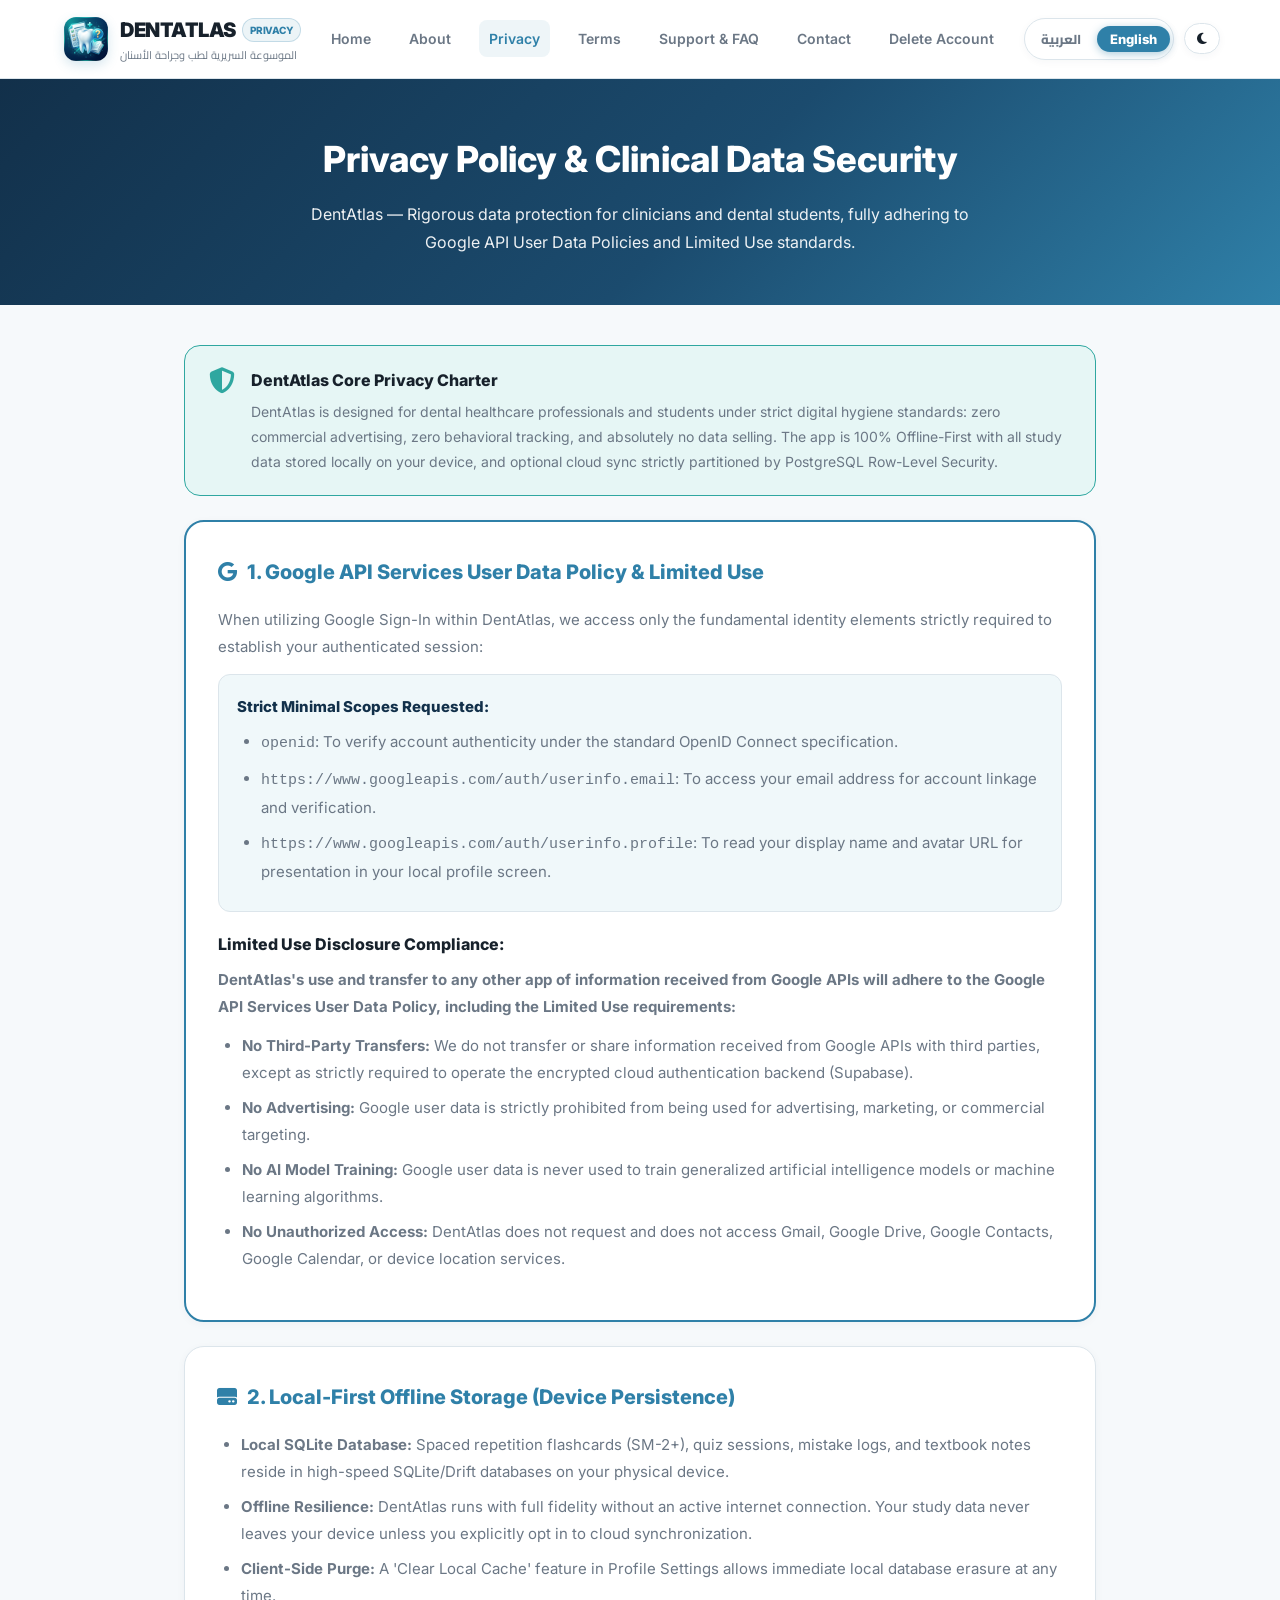
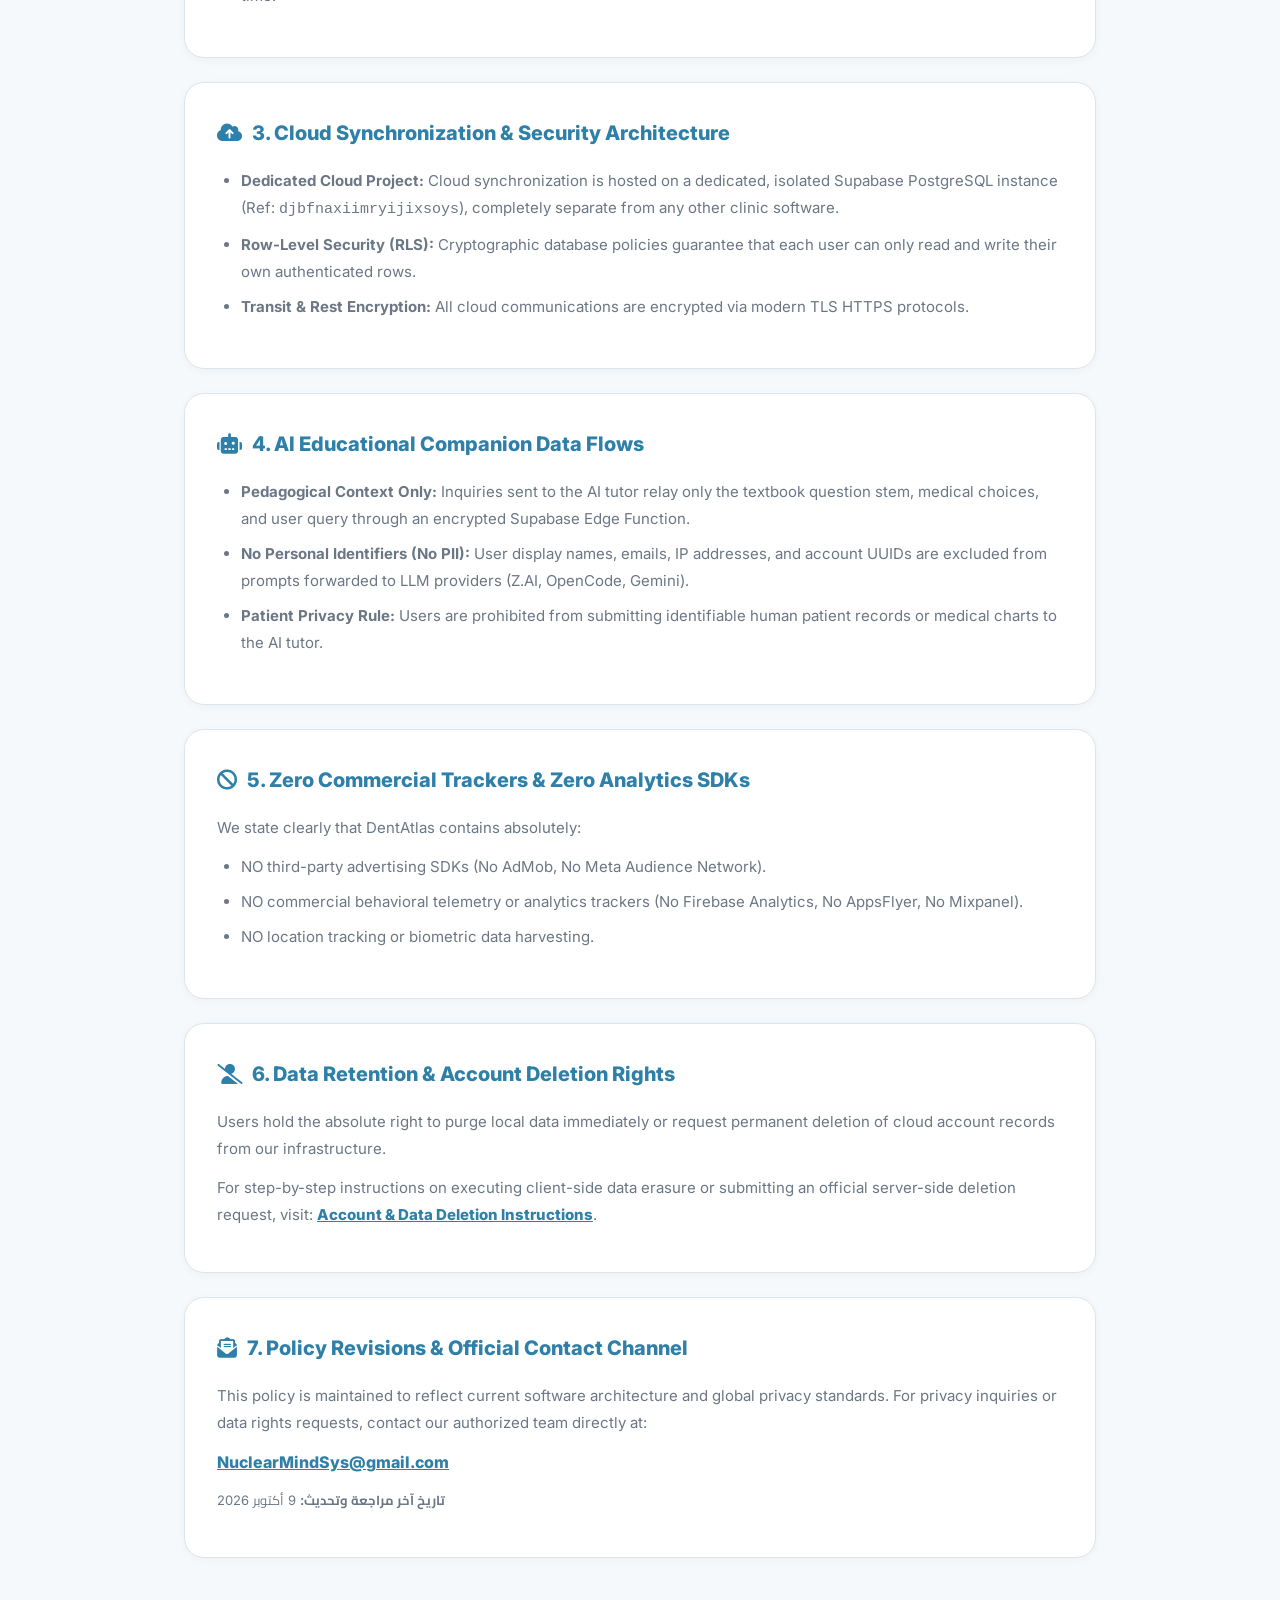
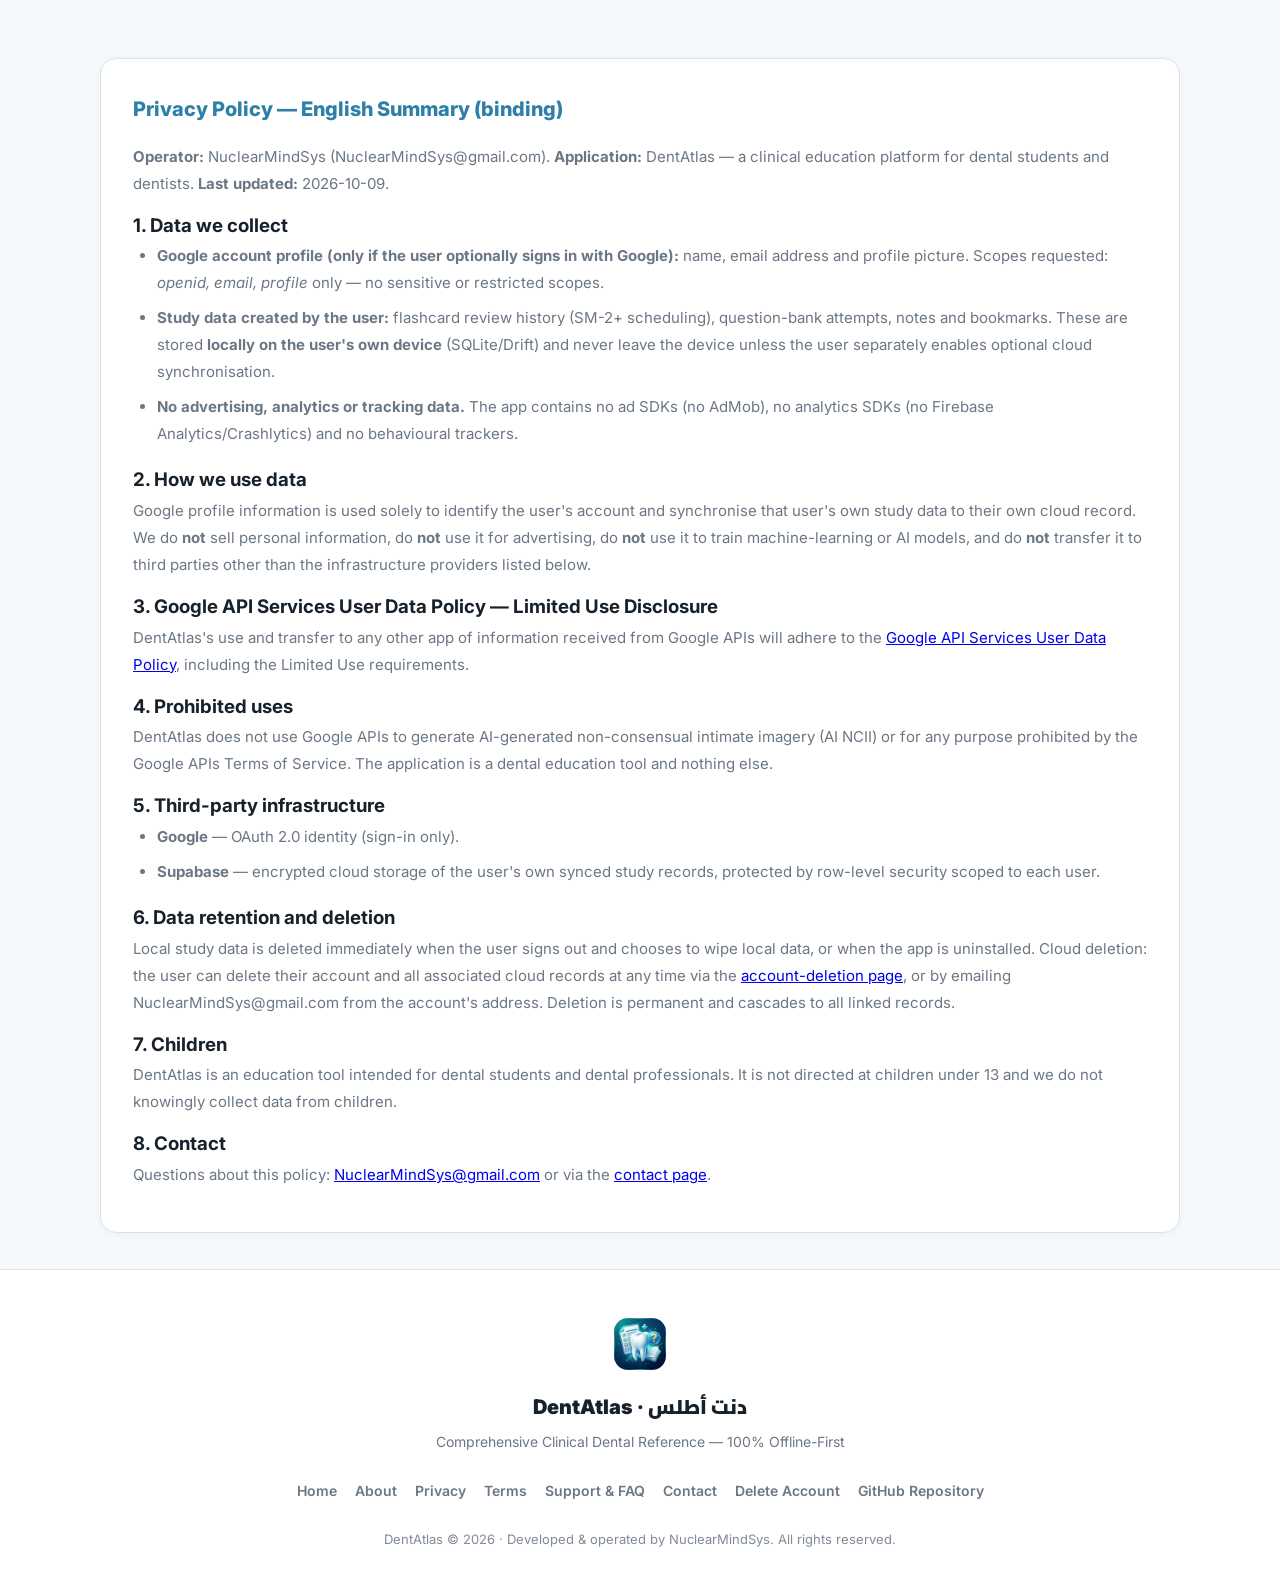
<file: privacy.html>
<!DOCTYPE html>
<html lang="ar" dir="rtl" id="main-html">
<head>
  <meta charset="UTF-8">
  <meta name="viewport" content="width=device-width, initial-scale=1.0">
  <meta http-equiv="Cache-Control" content="no-cache, no-store, must-revalidate">
  <meta http-equiv="Pragma" content="no-cache">
  <meta http-equiv="Expires" content="0">
  <title id="meta-title">سياسة الخصوصية وأمان البيانات — DentAtlas دنت أطلس</title>
  <meta name="description" content="سياسة الخصوصية الرسمية لتطبيق وموقع DentAtlas (دنت أطلس) — امتثال سياسات Google API وبيانات المستخدمين والتخزين المحلي دون إنترنت.">
  <link rel="icon" type="image/png" href="assets/brand/favicon.png">
  <link rel="preconnect" href="https://fonts.googleapis.com">
  <link rel="preconnect" href="https://fonts.gstatic.com" crossorigin>
  <link href="https://fonts.googleapis.com/css2?family=Cairo:wght@400;600;700;800;900&family=Inter:wght@400;500;600;700;800&family=JetBrains+Mono:wght@500;700&display=swap" rel="stylesheet">
  <link rel="stylesheet" href="https://cdnjs.cloudflare.com/ajax/libs/font-awesome/6.4.0/css/all.min.css">
  <link rel="stylesheet" href="assets/css/shared.css">
</head>
<body>

  <!-- Navigation -->
  <nav class="site-nav">
    <div class="nav-container">
      <a href="./" class="brand">
        <img src="assets/brand/logo_120.png" alt="DentAtlas Logo" class="brand-logo">
        <div>
          <div class="brand-name">
            <span>DENTATLAS</span>
            <span class="brand-badge">PRIVACY</span>
          </div>
          <span class="brand-subtitle" id="nav-tagline">الموسوعة السريرية لطب وجراحة الأسنان</span>
        </div>
      </a>

      <div class="nav-links">
        <a href="./" class="nav-link" id="nav-home">الرئيسية</a>
        <a href="about.html" class="nav-link" id="nav-about">حول المنصة</a>
        <a href="privacy.html" class="nav-link active" id="nav-privacy">الخصوصية</a>
        <a href="terms.html" class="nav-link" id="nav-terms">الشروط</a>
        <a href="support.html" class="nav-link" id="nav-support">الدعم الفني</a>
        <a href="contact.html" class="nav-link" id="nav-contact">تواصل معنا</a>
        <a href="delete-account.html" class="nav-link" id="nav-delete">حذف الحساب</a>
      </div>

      <div class="nav-actions">
        <div class="lang-switcher" role="group" aria-label="Language Selector">
          <button type="button" class="lang-pill" id="lang-pill-ar" onclick="setLanguage('ar')">العربية</button>
          <button type="button" class="lang-pill" id="lang-pill-en" onclick="setLanguage('en')">English</button>
        </div>
        <button class="icon-btn" onclick="toggleTheme()" title="تبديل المظهر">
          <i class="fa-solid fa-moon" id="theme-icon"></i>
        </button>
        <button class="mobile-menu-btn" onclick="toggleMobileNav()">
          <i class="fa-solid fa-bars"></i>
        </button>
      </div>
    </div>
  </nav>

  <!-- Hero Header -->
  <header class="subpage-hero">
    <h1 id="hero-title">سياسة الخصوصية وأمان البيانات السريرية</h1>
    <p id="hero-sub">DentAtlas (دنت أطلس) — ميثاق الشفافية الكاملة لحماية بيانات الأطباء والطلاب وامتثال سياسات Google API وبيانات الهوية.</p>
  </header>

  <!-- Main Content -->
  <main class="page-main">

    <!-- Privacy Summary Banner -->
    <div class="highlight-box">
      <i class="fa-solid fa-shield-halved"></i>
      <div>
        <h3 id="sum-title">الميثاق الأساسي للخصوصية في DentAtlas</h3>
        <p id="sum-desc">صُمم تطبيق DentAtlas لخدمة أطباء وطلاب طب الأسنان بأعلى معايير الأمان الرقمي: لا إعلانات، لا تعقب تجاري، ولا بيع للبيانات مطلقاً. التطبيق محلي بالكامل (Offline-First) وسجلات المذاكرة تبقى على جهازك، والمزامنة السحابية اختيارية تماماً ومحمية بعزل صارم للسجلات عبر سحابة Supabase.</p>
      </div>
    </div>

    <!-- Section 1: Google User Data & Limited Use (MANDATORY FOR GOOGLE OAUTH) -->
    <div class="content-card" style="border: 2px solid var(--dental-blue);">
      <h2 id="sec-google-title" style="color: var(--dental-blue);"><i class="fa-brands fa-google"></i> 1. سياسة استخدام بيانات مستخدمي Google (Google API User Data Policy)</h2>
      <p id="sec-google-intro">عند استخدامك لميزة تسجيل الدخول عبر Google (Google Sign-In) في تطبيق DentAtlas، يتم الوصول حصراً إلى بيانات الهوية الأساسية الضرورية لإنشاء الجلسة وتوثيق حسابك:</p>
      
      <div style="background: var(--bg-card-hover); border: 1px solid var(--border); border-radius: 12px; padding: 18px; margin: 14px 0;">
        <h3 style="font-size: 15px; margin-bottom: 8px; color: var(--navy); font-weight: 800;" id="scopes-heading">نطاقات الصلاحيات المطلوبة حصراً (Minimal Scopes):</h3>
        <ul id="scopes-list" style="margin-bottom: 0;">
          <li><code>openid</code>: للتحقق الآمن من هوية الحساب وفق بروتوكول OpenID Connect.</li>
          <li><code>https://www.googleapis.com/auth/userinfo.email</code>: لقراءة عنوان بريدك الإلكتروني لربط حسابك وتأكيد التسجيل.</li>
          <li><code>https://www.googleapis.com/auth/userinfo.profile</code>: لقراءة الاسم الكامل ورابط الصورة الشخصية لعرضهما في واجهة ملفك الشخصي داخل التطبيق.</li>
        </ul>
      </div>

      <h3 style="font-size: 16px; margin-top: 18px; margin-bottom: 8px; font-weight: 800;" id="lim-heading">إقرار الاستخدام المحدود (Limited Use Disclosure):</h3>
      <p id="lim-p1"><strong>يلتزم تطبيق DentAtlas التزاماً كاملاً بسياسة بيانات مستخدمي خدمات Google API (Google API Services User Data Policy)، بما في ذلك متطلبات الاستخدام المحدود (Limited Use requirements):</strong></p>
      <ul id="lim-ul">
        <li><strong>عدم نقل البيانات لأطراف ثالثة:</strong> لا نقوم بنقل أو مشاركة أي بيانات يتم الحصول عليها عبر Google مع أي طرف ثالث، باستثناء ما يلزم لتشغيل خوادم المصادقة السحابية المشفرة (Supabase).</li>
        <li><strong>حظر الاستخدام الإعلاني:</strong> لا تُستخدم بيانات مستخدمي Google مطلقاً لأي أغراض إعلانية، أو تسويقية، أو استهداف تجاري.</li>
        <li><strong>حظر تدريب نماذج الذكاء الاصطناعي:</strong> لا تُستخدم بيانات مستخدمي Google أو سجلاتهم الشخصية لتدريب أي نماذج ذكاء اصطناعي عامة أو خوارزميات تعلم آلي (Machine Learning).</li>
        <li><strong>حظر الوصول غير المصرح:</strong> لا يطلب التطبيق ولا يصل إلى بريد Gmail، أو Google Drive، أو جهات الاتصال، أو التقويم، أو أي خدمات أخرى تابعة لـ Google.</li>
      </ul>
    </div>

    <!-- Section 2: Local Storage (Offline-First) -->
    <div class="content-card">
      <h2 id="sec2-title"><i class="fa-solid fa-hard-drive"></i> 2. التخزين المحلي والعمل دون إنترنت (Offline-First)</h2>
      <ul id="sec2-ul">
        <li><strong>قاعدة بيانات جهازك:</strong> يتم تخزين بطاقات التكرار المتباعد (SM-2+)، وجلسات الاختبارات، وبنك الأخطاء، وملاحظات الحالات محلياً داخل قاعدة بيانات SQLite (عبر Drift) على ذاكرة جهازك.</li>
        <li><strong>الأمان في وضع عدم الاتصال:</strong> يعمل التطبيق دون الحاجة لاتصال بالإنترنت، وتبقى بياناتك على جهازك حتى تختار مزامنتها طوعاً.</li>
        <li><strong>مسح فوري:</strong> يوفر التطبيق خياراً مباشراً في الإعدادات لمسح كافة السجلات المحلية (Clear Local Cache) في أي وقت.</li>
      </ul>
    </div>

    <!-- Section 3: Cloud Sync Architecture -->
    <div class="content-card">
      <h2 id="sec3-title"><i class="fa-solid fa-cloud-arrow-up"></i> 3. المزامنة السحابية وحماية البيانات (Cloud Synchronization)</h2>
      <ul id="sec3-ul">
        <li><strong>سحابة مخصصة ومستقلة:</strong> تُدار المزامنة عبر مشروع Supabase سحابي مخصص ومستقل تماماً لـ DentAtlas (المعرف: <code>djbfnaxiimryijixsoys</code>)، وهو معزول بالكامل عن أي مشاريع أو تطبيقات أخرى.</li>
        <li><strong>أمان مستوى الصفوف (Row-Level Security - RLS):</strong> تطبق قاعدة البيانات سياسات RLS حازمة تمنع أي مستخدم من قراءة أو كتابة أي سجلات لا تنتمي إلى معرفه الشخصي الموثق.</li>
        <li><strong>التشفير أثناء النقل والتخزين:</strong> كافة الاتصالات مع الخادم تتم عبر بروتوكول HTTPS المشفر بأحدث معايير TLS.</li>
      </ul>
    </div>

    <!-- Section 4: AI Pedagogical Companion -->
    <div class="content-card">
      <h2 id="sec4-title"><i class="fa-solid fa-robot"></i> 4. المساعد التعليمي الذكي (AI Companion Data Flows)</h2>
      <ul id="sec4-ul">
        <li><strong>البيانات المرسلة للذكاء الاصطناعي:</strong> عند توجيه استفسار سريري أو طلب شرح لسؤال، يتم إرسال نص السؤال الطبي والسياق الأكاديمي واستفسارك فقط عبر دالة سحابية آمنة (Supabase Edge Function).</li>
        <li><strong>حماية الهوية (No PII):</strong> لا يتم إرسال اسم المستخدم، أو بريده الإلكتروني، أو عنوان IP الخاص به، أو أي بيانات تعريفية شخصية إلى مزودي نماذج الذكاء الاصطناعي (مثل Z.AI أو OpenCode أو Gemini).</li>
        <li><strong>خصوصية الحالات السريرية:</strong> نلزم المستخدمين بعدم إدخال أي أسماء أو هويات لمرضى حقيقيين في استفسارات المساعد الذكي.</li>
      </ul>
    </div>

    <!-- Section 5: Third-Party & Analytics Zero-Tracking -->
    <div class="content-card">
      <h2 id="sec5-title"><i class="fa-solid fa-ban"></i> 5. الخلو التام من أدوات التتبع والإعلانات (Zero Trackers)</h2>
      <p id="sec5-p">نؤكد بوضوح واعتزاز خلو تطبيق DentAtlas التام من:</p>
      <ul id="sec5-ul">
        <li>أي شبكات إعلانية تجارية (No AdMob, No Meta Ads, No Unity Ads).</li>
        <li>أي أدوات تتبع سلوكي أو تحليلي تجاري (No Firebase Analytics, No AppsFlyer, No Mixpanel).</li>
        <li>أي برمجيات تتبع موقع جغرافي أو جمع بيانات بيومترية.</li>
      </ul>
    </div>

    <!-- Section 6: Data Retention & Deletion -->
    <div class="content-card">
      <h2 id="sec6-title"><i class="fa-solid fa-user-slash"></i> 6. الاحتفاظ بالبيانات وحذف الحساب (Data Deletion)</h2>
      <p id="sec6-p1">يحق للمستخدمين في أي وقت حذف بياناتهم المحلية فوراً أو طلب الحذف الكامل لحسابهم السحابي وسجلاتهم من خوادم المنظومة:</p>
      <p id="sec6-p2">للاطلاع على الإجراءات التفصيلية للمسح المحلي أو تقديم طلب حذف السجلات السحابية، يرجى زيارة الصفحة المخصصة: <a href="delete-account.html" style="color: var(--dental-blue); font-weight: 800;">إجراءات حذف الحساب والبيانات</a>.</p>
    </div>

    <!-- Section 7: Updates and Contact -->
    <div class="content-card">
      <h2 id="sec7-title"><i class="fa-solid fa-envelope-open-text"></i> 7. التحديثات والتواصل الرسمي</h2>
      <p id="sec7-p1">يتم تحديث هذه السياسة دورياً لمواكبة التحديثات البرمجية والمعايير التنظيمية الدولية. لأي استفسارات تتعلق بالخصوصية أو لممارسة حقوقك في حماية البيانات، تواصل معنا عبر البريد المعتمد:</p>
      <p><a href="mailto:NuclearMindSys@gmail.com" style="color: var(--dental-blue); font-weight: 800; font-size: 16px;">NuclearMindSys@gmail.com</a></p>
      <p style="margin-top: 12px; font-size: 13px; color: var(--text-muted);"><strong>تاريخ آخر مراجعة وتحديث:</strong> 9 أكتوبر 2026</p>
    </div>

  </main>

  <!-- Footer -->

  <!-- Static English privacy summary (for reviewers/crawlers; not i18n-swapped) -->
  <section class="content-card" id="privacy-en" style="max-width:1080px;margin:36px auto;padding:32px;border-radius:16px;border:1px solid #d7e3ec;background:#fff;">
    <h2 style="margin-top:0;">Privacy Policy — English Summary (binding)</h2>
    <p><strong>Operator:</strong> NuclearMindSys (NuclearMindSys@gmail.com).
    <strong>Application:</strong> DentAtlas — a clinical education platform for dental students and
    dentists. <strong>Last updated:</strong> 2026-10-09.</p>

    <h3>1. Data we collect</h3>
    <ul>
      <li><strong>Google account profile (only if the user optionally signs in with Google):</strong>
      name, email address and profile picture. Scopes requested: <em>openid, email, profile</em> only —
      no sensitive or restricted scopes.</li>
      <li><strong>Study data created by the user:</strong> flashcard review history (SM-2+ scheduling),
      question-bank attempts, notes and bookmarks. These are stored <strong>locally on the user's own
      device</strong> (SQLite/Drift) and never leave the device unless the user separately enables
      optional cloud synchronisation.</li>
      <li><strong>No advertising, analytics or tracking data.</strong> The app contains no ad SDKs
      (no AdMob), no analytics SDKs (no Firebase Analytics/Crashlytics) and no behavioural trackers.</li>
    </ul>

    <h3>2. How we use data</h3>
    <p>Google profile information is used solely to identify the user's account and synchronise
    that user's own study data to their own cloud record. We do <strong>not</strong> sell personal
    information, do <strong>not</strong> use it for advertising, do <strong>not</strong> use it to
    train machine-learning or AI models, and do <strong>not</strong> transfer it to third parties
    other than the infrastructure providers listed below.</p>

    <h3>3. Google API Services User Data Policy — Limited Use Disclosure</h3>
    <p>DentAtlas's use and transfer to any other app of information received from Google APIs will
    adhere to the <a href="https://developers.google.com/terms/api-services-user-data-policy"
    rel="noopener" target="_blank">Google API Services User Data Policy</a>, including the Limited
    Use requirements.</p>

    <h3>4. Prohibited uses</h3>
    <p>DentAtlas does not use Google APIs to generate AI-generated non-consensual intimate imagery
    (AI NCII) or for any purpose prohibited by the Google APIs Terms of Service. The application is
    a dental education tool and nothing else.</p>

    <h3>5. Third-party infrastructure</h3>
    <ul>
      <li><strong>Google</strong> — OAuth 2.0 identity (sign-in only).</li>
      <li><strong>Supabase</strong> — encrypted cloud storage of the user's own synced study records,
      protected by row-level security scoped to each user.</li>
    </ul>

    <h3>6. Data retention and deletion</h3>
    <p>Local study data is deleted immediately when the user signs out and chooses to wipe local
    data, or when the app is uninstalled. Cloud deletion: the user can delete their account and all
    associated cloud records at any time via the
    <a href="delete-account.html">account-deletion page</a>, or by emailing
    NuclearMindSys@gmail.com from the account's address. Deletion is permanent and cascades to all
    linked records.</p>

    <h3>7. Children</h3>
    <p>DentAtlas is an education tool intended for dental students and dental professionals. It is
    not directed at children under 13 and we do not knowingly collect data from children.</p>

    <h3>8. Contact</h3>
    <p>Questions about this policy: <a href="mailto:NuclearMindSys@gmail.com">NuclearMindSys@gmail.com</a>
    or via the <a href="contact.html">contact page</a>.</p>
  </section>

  <footer class="site-footer">
    <div class="footer-container">
      <img src="assets/brand/logo_120.png" alt="DentAtlas Logo" class="footer-logo">
      <div class="footer-brand" id="ft-brand">دنت أطلس · DENTATLAS</div>
      <p class="footer-tagline" id="ft-tagline">الموسوعة السريرية لطب وجراحة الأسنان — 100% بدون إنترنت</p>

      <div class="footer-links">
        <a href="./" class="footer-link" id="fl-home">الرئيسية</a>
        <a href="about.html" class="footer-link" id="fl-about">حول المنصة</a>
        <a href="privacy.html" class="footer-link" id="fl-privacy">سياسة الخصوصية</a>
        <a href="terms.html" class="footer-link" id="fl-terms">شروط الاستخدام</a>
        <a href="support.html" class="footer-link" id="fl-support">الدعم الفني والأسئلة الشائعة</a>
        <a href="contact.html" class="footer-link" id="fl-contact">تواصل معنا</a>
        <a href="delete-account.html" class="footer-link" id="fl-delete">حذف الحساب والبيانات</a>
        <a href="https://github.com/NuclearMindSys/DentAtlas" target="_blank" rel="noopener" class="footer-link">GitHub Repository</a>
      </div>

      <p class="footer-copy" id="ft-copy">DentAtlas © 2026 · تطوير وتشغيل NuclearMindSys. جميع الحقوق محفوظة.</p>
    </div>
  </footer>

  <script src="assets/js/shared.js"></script>
  <script>
    const privI18n = {
      ar: {
        metaTitle: "سياسة الخصوصية وأمان البيانات — DentAtlas دنت أطلس",
        heroTitle: "سياسة الخصوصية وأمان البيانات السريرية",
        heroSub: "DentAtlas (دنت أطلس) — ميثاق الشفافية الكاملة لحماية بيانات الأطباء والطلاب وامتثال سياسات Google API وبيانات الهوية.",
        sumTitle: "الميثاق الأساسي للخصوصية في DentAtlas",
        sumDesc: "صُمم تطبيق DentAtlas لخدمة أطباء وطلاب طب الأسنان بأعلى معايير الأمان الرقمي: لا إعلانات، لا تعقب تجاري، ولا بيع للبيانات مطلقاً. التطبيق محلي بالكامل (Offline-First) وسجلات المذاكرة تبقى على جهازك، والمزامنة السحابية اختيارية تماماً ومحمية بعزل صارم للسجلات عبر سحابة Supabase.",
        secGoogleTitle: '<i class="fa-brands fa-google"></i> 1. سياسة استخدام بيانات مستخدمي Google (Google API User Data Policy)',
        secGoogleIntro: "عند استخدامك لميزة تسجيل الدخول عبر Google (Google Sign-In) في تطبيق DentAtlas، يتم الوصول حصراً إلى بيانات الهوية الأساسية الضرورية لإنشاء الجلسة وتوثيق حسابك:",
        scopesHeading: "نطاقات الصلاحيات المطلوبة حصراً (Minimal Scopes):",
        scopesList: "<li><code>openid</code>: للتحقق الآمن من هوية الحساب وفق بروتوكول OpenID Connect.</li><li><code>https://www.googleapis.com/auth/userinfo.email</code>: لقراءة عنوان بريدك الإلكتروني لربط حسابك وتأكيد التسجيل.</li><li><code>https://www.googleapis.com/auth/userinfo.profile</code>: لقراءة الاسم الكامل ورابط الصورة الشخصية لعرضهما في واجهة ملفك الشخصي داخل التطبيق.</li>",
        limHeading: "إقرار الاستخدام المحدود (Limited Use Disclosure):",
        limP1: "<strong>يلتزم تطبيق DentAtlas التزاماً كاملاً بسياسة بيانات مستخدمي خدمات Google API (Google API Services User Data Policy)، بما في ذلك متطلبات الاستخدام المحدود (Limited Use requirements):</strong>",
        limUl: "<li><strong>عدم نقل البيانات لأطراف ثالثة:</strong> لا نقوم بنقل أو مشاركة أي بيانات يتم الحصول عليها عبر Google مع أي طرف ثالث، باستثناء ما يلزم لتشغيل خوادم المصادقة السحابية المشفرة (Supabase).</li><li><strong>حظر الاستخدام الإعلاني:</strong> لا تُستخدم بيانات مستخدمي Google مطلقاً لأي أغراض إعلانية، أو تسويقية، أو استهداف تجاري.</li><li><strong>حظر تدريب نماذج الذكاء الاصطناعي:</strong> لا تُستخدم بيانات مستخدمي Google أو سجلاتهم الشخصية لتدريب أي نماذج ذكاء اصطناعي عامة أو خوارزميات تعلم آلي (Machine Learning).</li><li><strong>حظر الوصول غير المصرح:</strong> لا يطلب التطبيق ولا يصل إلى بريد Gmail، أو Google Drive، أو جهات الاتصال، أو التقويم، أو أي خدمات أخرى تابعة لـ Google.</li>",
        sec2Title: '<i class="fa-solid fa-hard-drive"></i> 2. التخزين المحلي والعمل دون إنترنت (Offline-First)',
        sec2Ul: "<li><strong>قاعدة بيانات جهازك:</strong> يتم تخزين بطاقات التكرار المتباعد (SM-2+)، وجلسات الاختبارات، وبنك الأخطاء، وملاحظات الحالات محلياً داخل قاعدة بيانات SQLite (عبر Drift) على ذاكرة جهازك.</li><li><strong>الأمان في وضع عدم الاتصال:</strong> يعمل التطبيق دون الحاجة لاتصال بالإنترنت، وتبقى بياناتك على جهازك حتى تختار مزامنتها طوعاً.</li><li><strong>مسح فوري:</strong> يوفر التطبيق خياراً مباشراً في الإعدادات لمسح كافة السجلات المحلية (Clear Local Cache) في أي وقت.</li>",
        sec3Title: '<i class="fa-solid fa-cloud-arrow-up"></i> 3. المزامنة السحابية وحماية البيانات (Cloud Synchronization)',
        sec3Ul: "<li><strong>سحابة مخصصة ومستقلة:</strong> تُدار المزامنة عبر مشروع Supabase سحابي مخصص ومستقل تماماً لـ DentAtlas (المعرف: <code>djbfnaxiimryijixsoys</code>)، وهو معزول بالكامل عن أي مشاريع أو تطبيقات أخرى.</li><li><strong>أمان مستوى الصفوف (Row-Level Security - RLS):</strong> تطبق قاعدة البيانات سياسات RLS حازمة تمنع أي مستخدم من قراءة أو كتابة أي سجلات لا تنتمي إلى معرفه الشخصي الموثق.</li><li><strong>التشفير أثناء النقل والتخزين:</strong> كافة الاتصالات مع الخادم تتم عبر بروتوكول HTTPS المشفر بأحدث معايير TLS.</li>",
        sec4Title: '<i class="fa-solid fa-robot"></i> 4. المساعد التعليمي الذكي (AI Companion Data Flows)',
        sec4Ul: "<li><strong>البيانات المرسلة للذكاء الاصطناعي:</strong> عند توجيه استفسار سريري أو طلب شرح لسؤال، يتم إرسال نص السؤال الطبي والسياق الأكاديمي واستفسارك فقط عبر دالة سحابية آمنة (Supabase Edge Function).</li><li><strong>حماية الهوية (No PII):</strong> لا يتم إرسال اسم المستخدم، أو بريده الإلكتروني، أو عنوان IP الخاص به، أو أي بيانات تعريفية شخصية إلى مزودي نماذج الذكاء الاصطناعي (مثل Z.AI أو OpenCode أو Gemini).</li><li><strong>خصوصية الحالات السريرية:</strong> نلزم المستخدمين بعدم إدخال أي أسماء أو هويات لمرضى حقيقيين في استفسارات المساعد الذكي.</li>",
        sec5Title: '<i class="fa-solid fa-ban"></i> 5. الخلو التام من أدوات التتبع والإعلانات (Zero Trackers)',
        sec5P: "نؤكد بوضوح واعتزاز خلو تطبيق DentAtlas التام من:",
        sec5Ul: "<li>أي شبكات إعلانية تجارية (No AdMob, No Meta Ads, No Unity Ads).</li><li>أي أدوات تتبع سلوكي أو تحليلي تجاري (No Firebase Analytics, No AppsFlyer, No Mixpanel).</li><li>أي برمجيات تتبع موقع جغرافي أو جمع بيانات بيومترية.</li>",
        sec6Title: '<i class="fa-solid fa-user-slash"></i> 6. الاحتفاظ بالبيانات وحذف الحساب (Data Deletion)',
        sec6P1: "يحق للمستخدمين في أي وقت حذف بياناتهم المحلية فوراً أو طلب الحذف الكامل لحسابهم السحابي وسجلاتهم من خوادم المنظومة:",
        sec6P2: "للاطلاع على الإجراءات التفصيلية للمسح المحلي أو تقديم طلب حذف السجلات السحابية، يرجى زيارة الصفحة المخصصة: <a href=\"delete-account.html\" style=\"color: var(--dental-blue); font-weight: 800;\">إجراءات حذف الحساب والبيانات</a>.",
        sec7Title: '<i class="fa-solid fa-envelope-open-text"></i> 7. التحديثات والتواصل الرسمي',
        sec7P1: "يتم تحديث هذه السياسة دورياً لمواكبة التحديثات البرمجية والمعايير التنظيمية الدولية. لأي استفسارات تتعلق بالخصوصية أو لممارسة حقوقك في حماية البيانات، تواصل معنا عبر البريد المعتمد:"
      },
      en: {
        metaTitle: "Privacy Policy & Clinical Data Security — DentAtlas",
        heroTitle: "Privacy Policy & Clinical Data Security",
        heroSub: "DentAtlas — Rigorous data protection for clinicians and dental students, fully adhering to Google API User Data Policies and Limited Use standards.",
        sumTitle: "DentAtlas Core Privacy Charter",
        sumDesc: "DentAtlas is designed for dental healthcare professionals and students under strict digital hygiene standards: zero commercial advertising, zero behavioral tracking, and absolutely no data selling. The app is 100% Offline-First with all study data stored locally on your device, and optional cloud sync strictly partitioned by PostgreSQL Row-Level Security.",
        secGoogleTitle: '<i class="fa-brands fa-google"></i> 1. Google API Services User Data Policy & Limited Use',
        secGoogleIntro: "When utilizing Google Sign-In within DentAtlas, we access only the fundamental identity elements strictly required to establish your authenticated session:",
        scopesHeading: "Strict Minimal Scopes Requested:",
        scopesList: "<li><code>openid</code>: To verify account authenticity under the standard OpenID Connect specification.</li><li><code>https://www.googleapis.com/auth/userinfo.email</code>: To access your email address for account linkage and verification.</li><li><code>https://www.googleapis.com/auth/userinfo.profile</code>: To read your display name and avatar URL for presentation in your local profile screen.</li>",
        limHeading: "Limited Use Disclosure Compliance:",
        limP1: "<strong>DentAtlas's use and transfer to any other app of information received from Google APIs will adhere to the Google API Services User Data Policy, including the Limited Use requirements:</strong>",
        limUl: "<li><strong>No Third-Party Transfers:</strong> We do not transfer or share information received from Google APIs with third parties, except as strictly required to operate the encrypted cloud authentication backend (Supabase).</li><li><strong>No Advertising:</strong> Google user data is strictly prohibited from being used for advertising, marketing, or commercial targeting.</li><li><strong>No AI Model Training:</strong> Google user data is never used to train generalized artificial intelligence models or machine learning algorithms.</li><li><strong>No Unauthorized Access:</strong> DentAtlas does not request and does not access Gmail, Google Drive, Google Contacts, Google Calendar, or device location services.</li>",
        sec2Title: '<i class="fa-solid fa-hard-drive"></i> 2. Local-First Offline Storage (Device Persistence)',
        sec2Ul: "<li><strong>Local SQLite Database:</strong> Spaced repetition flashcards (SM-2+), quiz sessions, mistake logs, and textbook notes reside in high-speed SQLite/Drift databases on your physical device.</li><li><strong>Offline Resilience:</strong> DentAtlas runs with full fidelity without an active internet connection. Your study data never leaves your device unless you explicitly opt in to cloud synchronization.</li><li><strong>Client-Side Purge:</strong> A 'Clear Local Cache' feature in Profile Settings allows immediate local database erasure at any time.</li>",
        sec3Title: '<i class="fa-solid fa-cloud-arrow-up"></i> 3. Cloud Synchronization & Security Architecture',
        sec3Ul: "<li><strong>Dedicated Cloud Project:</strong> Cloud synchronization is hosted on a dedicated, isolated Supabase PostgreSQL instance (Ref: <code>djbfnaxiimryijixsoys</code>), completely separate from any other clinic software.</li><li><strong>Row-Level Security (RLS):</strong> Cryptographic database policies guarantee that each user can only read and write their own authenticated rows.</li><li><strong>Transit & Rest Encryption:</strong> All cloud communications are encrypted via modern TLS HTTPS protocols.</li>",
        sec4Title: '<i class="fa-solid fa-robot"></i> 4. AI Educational Companion Data Flows',
        sec4Ul: "<li><strong>Pedagogical Context Only:</strong> Inquiries sent to the AI tutor relay only the textbook question stem, medical choices, and user query through an encrypted Supabase Edge Function.</li><li><strong>No Personal Identifiers (No PII):</strong> User display names, emails, IP addresses, and account UUIDs are excluded from prompts forwarded to LLM providers (Z.AI, OpenCode, Gemini).</li><li><strong>Patient Privacy Rule:</strong> Users are prohibited from submitting identifiable human patient records or medical charts to the AI tutor.</li>",
        sec5Title: '<i class="fa-solid fa-ban"></i> 5. Zero Commercial Trackers & Zero Analytics SDKs',
        sec5P: "We state clearly that DentAtlas contains absolutely:",
        sec5Ul: "<li>NO third-party advertising SDKs (No AdMob, No Meta Audience Network).</li><li>NO commercial behavioral telemetry or analytics trackers (No Firebase Analytics, No AppsFlyer, No Mixpanel).</li><li>NO location tracking or biometric data harvesting.</li>",
        sec6Title: '<i class="fa-solid fa-user-slash"></i> 6. Data Retention & Account Deletion Rights',
        sec6P1: "Users hold the absolute right to purge local data immediately or request permanent deletion of cloud account records from our infrastructure.",
        sec6P2: "For step-by-step instructions on executing client-side data erasure or submitting an official server-side deletion request, visit: <a href=\"delete-account.html\" style=\"color: var(--dental-blue); font-weight: 800;\">Account & Data Deletion Instructions</a>.",
        sec7Title: '<i class="fa-solid fa-envelope-open-text"></i> 7. Policy Revisions & Official Contact Channel',
        sec7P1: "This policy is maintained to reflect current software architecture and global privacy standards. For privacy inquiries or data rights requests, contact our authorized team directly at:"
      }
    };

    document.addEventListener('DOMContentLoaded', () => {
      initLanguage(privI18n);
    });
  </script>
</body>
</html>
</file>
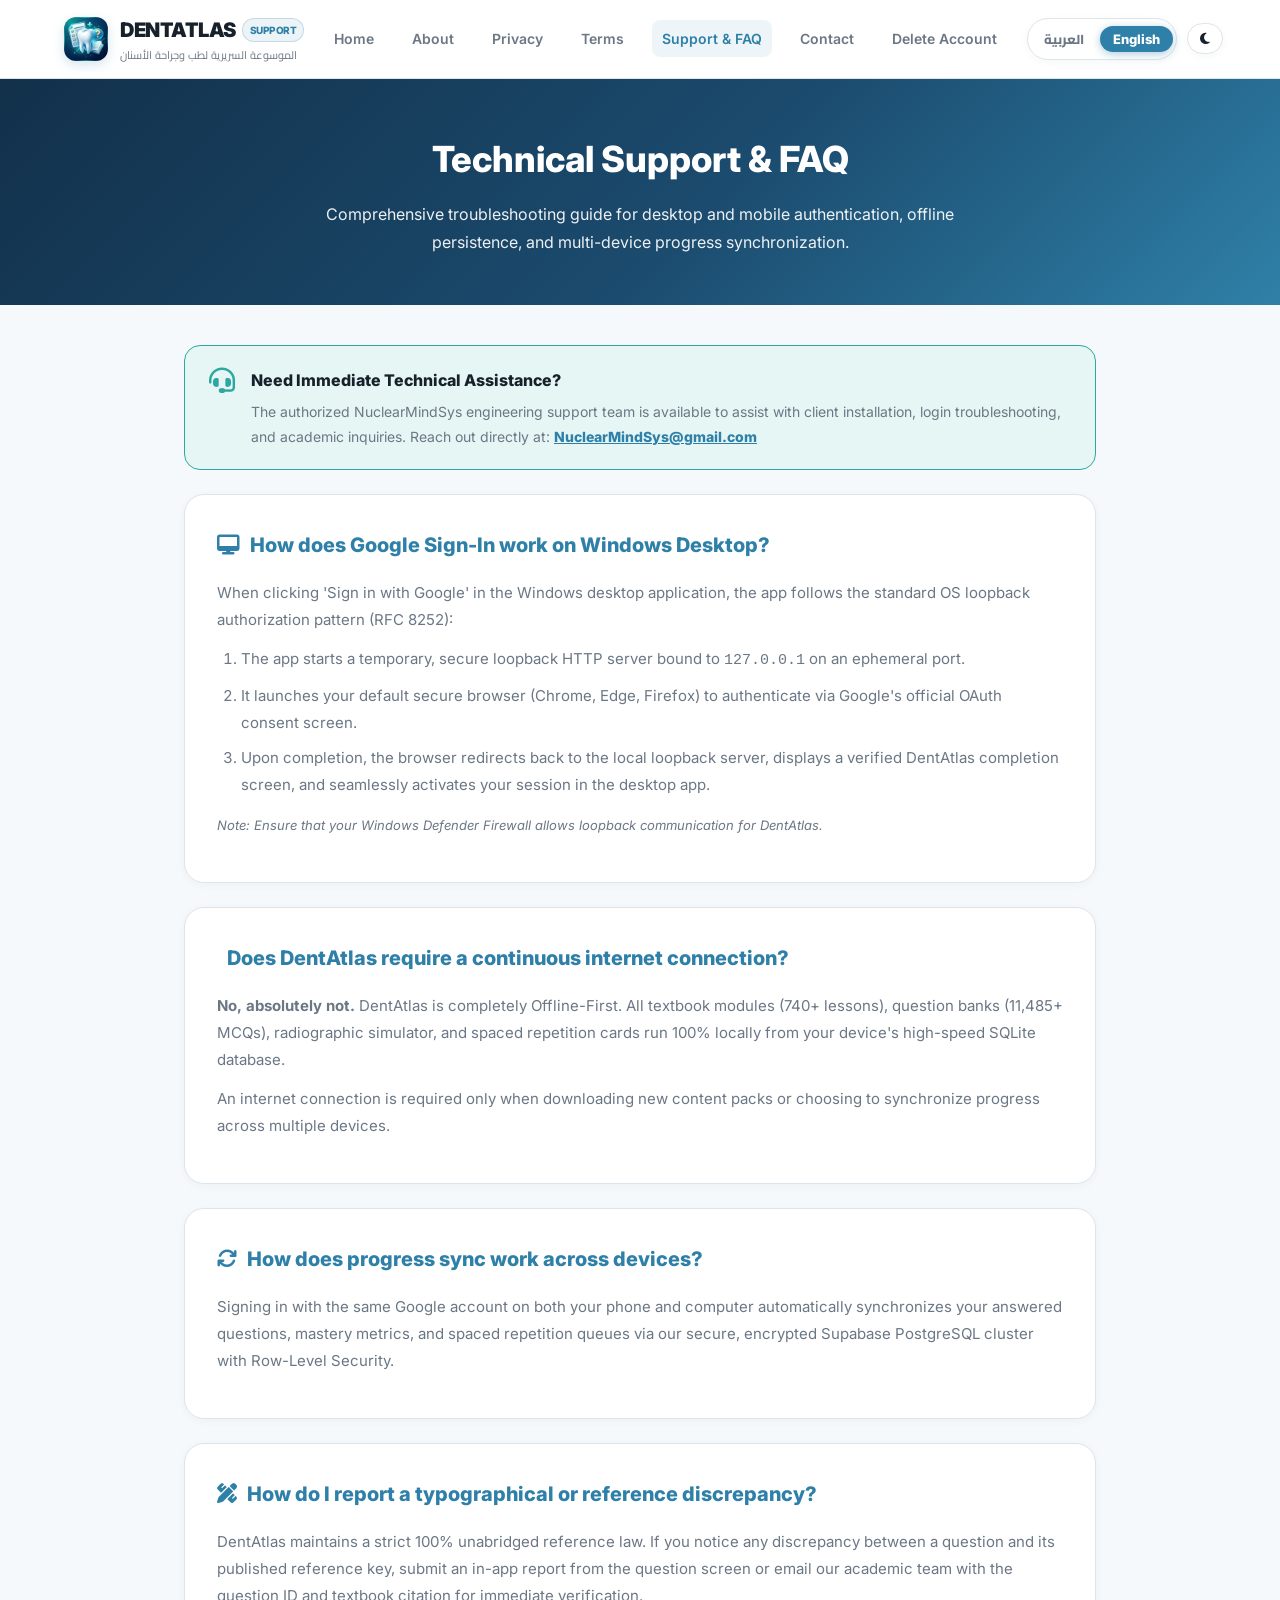
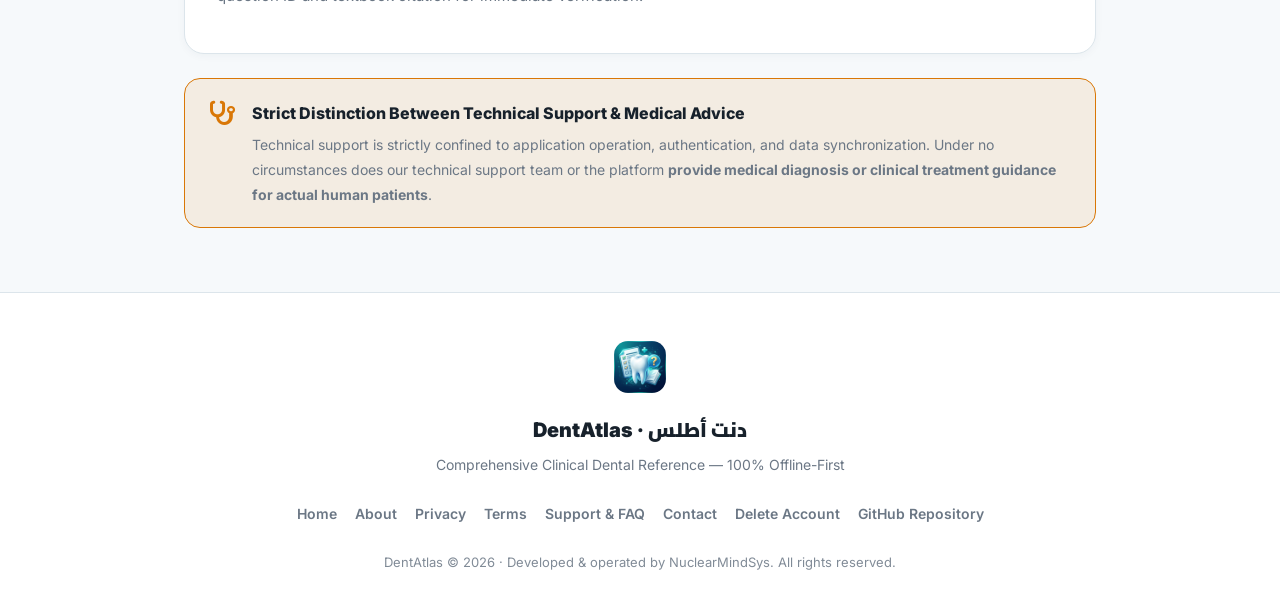
<file: support.html>
<!DOCTYPE html>
<html lang="ar" dir="rtl" id="main-html">
<head>
  <meta charset="UTF-8">
  <meta name="viewport" content="width=device-width, initial-scale=1.0">
  <meta http-equiv="Cache-Control" content="no-cache, no-store, must-revalidate">
  <meta http-equiv="Pragma" content="no-cache">
  <meta http-equiv="Expires" content="0">
  <title id="meta-title">الدعم الفني والأسئلة الشائعة — DentAtlas دنت أطلس</title>
  <meta name="description" content="مركز الدعم الفني والأسئلة الشائعة لتطبيق DentAtlas (دنت أطلس): حلول تسجيل الدخول عبر Google، العمل دون إنترنت، ومزامنة السجلات.">
  <link rel="icon" type="image/png" href="assets/brand/favicon.png">
  <link rel="preconnect" href="https://fonts.googleapis.com">
  <link rel="preconnect" href="https://fonts.gstatic.com" crossorigin>
  <link href="https://fonts.googleapis.com/css2?family=Cairo:wght@400;600;700;800;900&family=Inter:wght@400;500;600;700;800&family=JetBrains+Mono:wght@500;700&display=swap" rel="stylesheet">
  <link rel="stylesheet" href="https://cdnjs.cloudflare.com/ajax/libs/font-awesome/6.4.0/css/all.min.css">
  <link rel="stylesheet" href="assets/css/shared.css">
</head>
<body>

  <!-- Navigation -->
  <nav class="site-nav">
    <div class="nav-container">
      <a href="./" class="brand">
        <img src="assets/brand/logo_120.png" alt="DentAtlas Logo" class="brand-logo">
        <div>
          <div class="brand-name">
            <span>DENTATLAS</span>
            <span class="brand-badge">SUPPORT</span>
          </div>
          <span class="brand-subtitle" id="nav-tagline">الموسوعة السريرية لطب وجراحة الأسنان</span>
        </div>
      </a>

      <div class="nav-links">
        <a href="./" class="nav-link" id="nav-home">الرئيسية</a>
        <a href="about.html" class="nav-link" id="nav-about">حول المنصة</a>
        <a href="privacy.html" class="nav-link" id="nav-privacy">الخصوصية</a>
        <a href="terms.html" class="nav-link" id="nav-terms">الشروط</a>
        <a href="support.html" class="nav-link active" id="nav-support">الدعم الفني</a>
        <a href="contact.html" class="nav-link" id="nav-contact">تواصل معنا</a>
        <a href="delete-account.html" class="nav-link" id="nav-delete">حذف الحساب</a>
      </div>

      <div class="nav-actions">
        <div class="lang-switcher" role="group" aria-label="Language Selector">
          <button type="button" class="lang-pill" id="lang-pill-ar" onclick="setLanguage('ar')">العربية</button>
          <button type="button" class="lang-pill" id="lang-pill-en" onclick="setLanguage('en')">English</button>
        </div>
        <button class="icon-btn" onclick="toggleTheme()" title="تبديل المظهر">
          <i class="fa-solid fa-moon" id="theme-icon"></i>
        </button>
        <button class="mobile-menu-btn" onclick="toggleMobileNav()">
          <i class="fa-solid fa-bars"></i>
        </button>
      </div>
    </div>
  </nav>

  <!-- Hero Header -->
  <header class="subpage-hero">
    <h1 id="hero-title">مركز الدعم الفني والأسئلة الشائعة</h1>
    <p id="hero-sub">إرشادات شاملة لحل المشكلات التقنية، تشغيل التطبيق على الحواسيب والأجهزة الذكية، وتأكيد موثوقية العمل دون إنترنت.</p>
  </header>

  <!-- Main Content -->
  <main class="page-main">

    <!-- Direct Support Box -->
    <div class="highlight-box">
      <i class="fa-solid fa-headset"></i>
      <div>
        <h3 id="help-title">هل تحتاج إلى مساعدة تقنية فورية؟</h3>
        <p id="help-desc">فريق الدعم الفني المعتمد لمنظومة NuclearMindSys جاهز للإجابة على استفساراتك المتعلقة بالتثبيت، ومزامنة الحساب، والإبلاغ عن أي ملحوظات علمية. راسلنا مباشرة على: <a href="mailto:NuclearMindSys@gmail.com" style="color: var(--dental-blue); font-weight: 800;">NuclearMindSys@gmail.com</a></p>
      </div>
    </div>

    <!-- FAQ 1: Desktop Sign In -->
    <div class="content-card">
      <h2 id="faq1-q"><i class="fa-solid fa-desktop"></i> كيف يعمل تسجيل الدخول بحساب Google على نظام Windows؟</h2>
      <p id="faq1-a1">عند الضغط على "تسجيل الدخول باستخدام Google" داخل تطبيق Windows Desktop، يتبع التطبيق معيار التفويض الآمن لنظام التشغيل (RFC 8252):</p>
      <ol id="faq1-ol">
        <li>يقوم التطبيق بتشغيل خادم استماع محلي مؤقت وآمن على العنوان <code>127.0.0.1</code> بمنفذ ديناميكي.</li>
        <li>يفتح متصفحك الافتراضي (Chrome, Edge, Firefox) تلقائياً لإتمام تسجيل الدخول عبر واجهة Google الرسمية المشفرة.</li>
        <li>بمجرد موافقتك، يُعاد توجيه المتصفح بأمان إلى الخادم المحلي لإتمام الجلسة، وتظهر لك صفحة نجاح معتمدة لـ DentAtlas، ثم يعود التطبيق للواجهة الرئيسية فوراً.</li>
      </ol>
      <p id="faq1-note" style="font-size: 13px; color: var(--text-muted); margin-top: 8px;"><em>ملاحظة: تأكد من السماح للتطبيق بالوصول عبر جدار الحماية المحلي لنظام Windows (Loopback network permission).</em></p>
    </div>

    <!-- FAQ 2: Offline First -->
    <div class="content-card">
      <h2 id="faq2-q"><i class="fa-solid fa-signal-stream"></i> هل يتطلب التطبيق اتصالاً دائماً بالإنترنت؟</h2>
      <p id="faq2-a"><strong>لا على الإطلاق.</strong> DentAtlas تطبيق محلي بالكامل (Offline-First). كافة المقررات والكتب (أكثر من 740 درساً)، وبنك الأسئلة (11,485+ سؤالاً)، ومحاكي الأشعة السينية، وبنك الأخطاء، ونظام التكرار المتباعد تعمل بكفاءة تامة 100% دون الحاجة لأي اتصال بالشبكة.</p>
      <p id="faq2-sync">يلزم الاتصال بالإنترنت فقط عند تنزيل حزم محتوى جديدة، أو عند رغبتك في مزامنة تقدمك السحابي مع أجهزتك الأخرى.</p>
    </div>

    <!-- FAQ 3: Cloud Sync -->
    <div class="content-card">
      <h2 id="faq3-q"><i class="fa-solid fa-arrows-rotate"></i> كيف تتم مزامنة التقدم وبنك الأخطاء بين الهاتف والحاسوب؟</h2>
      <p id="faq3-a">يكفي تسجيل الدخول بنفس حساب Google على كلا الجهازين. سيقوم التطبيق تلقائياً بمزامنة سجل إجاباتك، ومستوى إتقانك للمقررات، وبطاقات المراجعة المستحقة مع قاعدة بياناتك المشفرة على Supabase، مع الحفاظ الكامل على خصوصيتك.</p>
    </div>

    <!-- FAQ 4: Content Discrepancy Reporting -->
    <div class="content-card">
      <h2 id="faq4-q"><i class="fa-solid fa-pen-ruler"></i> كيف أبلغ عن خطأ طباعي أو استفسار حول تعليل سؤال؟</h2>
      <p id="faq4-a">تلتزم منصة DentAtlas بقانون النقل الحرفي للمراجع. إذا لاحظت أي تباين بين السؤال ومصدره المطبوع، يمكنك الإبلاغ عبر زر الإبلاغ المباشر المتاح داخل واجهة السؤال في التطبيق، أو مراسلتنا مباشرة عبر البريد الإلكتروني مع ذكر رقم السؤال والكتاب المرجعي، وسيقوم الفريق الأكاديمي بتدقيقها فوراً.</p>
    </div>

    <!-- FAQ 5: Technical vs Clinical Support -->
    <div class="alert-warning-box">
      <i class="fa-solid fa-stethoscope"></i>
      <div>
        <h3 id="scope-title">التمييز الصارم بين الدعم التقني والاستشارة الطبية</h3>
        <p id="scope-desc">يقدم فريق الدعم الفني المساعدة الحصرية المتعلقة بجوانب البرمجيات، وحسابات الدخول، ومزامنة البيانات. نؤكد بحزم أن فريق الدعم والمنصة <strong>لا يقدمان أي استشارات أو توجيهات علاجية لحالات مرضى واقعيين</strong> تحت أي ظرف، التزاماً بأخلاقيات المهنة والمعايير الطبية الدولية.</p>
      </div>
    </div>

  </main>

  <!-- Footer -->
  <footer class="site-footer">
    <div class="footer-container">
      <img src="assets/brand/logo_120.png" alt="DentAtlas Logo" class="footer-logo">
      <div class="footer-brand" id="ft-brand">دنت أطلس · DENTATLAS</div>
      <p class="footer-tagline" id="ft-tagline">الموسوعة السريرية لطب وجراحة الأسنان — 100% بدون إنترنت</p>

      <div class="footer-links">
        <a href="./" class="footer-link" id="fl-home">الرئيسية</a>
        <a href="about.html" class="footer-link" id="fl-about">حول المنصة</a>
        <a href="privacy.html" class="footer-link" id="fl-privacy">سياسة الخصوصية</a>
        <a href="terms.html" class="footer-link" id="fl-terms">شروط الاستخدام</a>
        <a href="support.html" class="footer-link" id="fl-support">الدعم الفني والأسئلة الشائعة</a>
        <a href="contact.html" class="footer-link" id="fl-contact">تواصل معنا</a>
        <a href="delete-account.html" class="footer-link" id="fl-delete">حذف الحساب والبيانات</a>
        <a href="https://github.com/NuclearMindSys/DentAtlas" target="_blank" rel="noopener" class="footer-link">GitHub Repository</a>
      </div>

      <p class="footer-copy" id="ft-copy">DentAtlas © 2026 · تطوير وتشغيل NuclearMindSys. جميع الحقوق محفوظة.</p>
    </div>
  </footer>

  <script src="assets/js/shared.js"></script>
  <script>
    const supportI18n = {
      ar: {
        metaTitle: "الدعم الفني والأسئلة الشائعة — DentAtlas دنت أطلس",
        heroTitle: "مركز الدعم الفني والأسئلة الشائعة",
        heroSub: "إرشادات شاملة لحل المشكلات التقنية، تشغيل التطبيق على الحواسيب والأجهزة الذكية، وتأكيد موثوقية العمل دون إنترنت.",
        helpTitle: "هل تحتاج إلى مساعدة تقنية فورية؟",
        helpDesc: "فريق الدعم الفني المعتمد لمنظومة NuclearMindSys جاهز للإجابة على استفساراتك المتعلقة بالتثبيت، ومزامنة الحساب، والإبلاغ عن أي ملحوظات علمية. راسلنا مباشرة على: <a href=\"mailto:NuclearMindSys@gmail.com\" style=\"color: var(--dental-blue); font-weight: 800;\">NuclearMindSys@gmail.com</a>",
        faq1Q: '<i class="fa-solid fa-desktop"></i> كيف يعمل تسجيل الدخول بحساب Google على نظام Windows؟',
        faq1A1: "عند الضغط على \"تسجيل الدخول باستخدام Google\" داخل تطبيق Windows Desktop، يتبع التطبيق معيار التفويض الآمن لنظام التشغيل (RFC 8252):",
        faq1Ol: "<li>يقوم التطبيق بتشغيل خادم استماع محلي مؤقت وآمن على العنوان <code>127.0.0.1</code> بمنفذ ديناميكي.</li><li>يفتح متصفحك الافتراضي (Chrome, Edge, Firefox) تلقائياً لإتمام تسجيل الدخول عبر واجهة Google الرسمية المشفرة.</li><li>بمجرد موافقتك، يُعاد توجيه المتصفح بأمان إلى الخادم المحلي لإتمام الجلسة، وتظهر لك صفحة نجاح معتمدة لـ DentAtlas، ثم يعود التطبيق للواجهة الرئيسية فوراً.</li>",
        faq1Note: "<em>ملاحظة: تأكد من السماح للتطبيق بالوصول عبر جدار الحماية المحلي لنظام Windows (Loopback network permission).</em>",
        faq2Q: '<i class="fa-solid fa-signal-stream"></i> هل يتطلب التطبيق اتصالاً دائماً بالإنترنت؟',
        faq2A: "<strong>لا على الإطلاق.</strong> DentAtlas تطبيق محلي بالكامل (Offline-First). كافة المقررات والكتب (أكثر من 740 درساً)، وبنك الأسئلة (11,485+ سؤالاً)، ومحاكي الأشعة السينية، وبنك الأخطاء، ونظام التكرار المتباعد تعمل بكفاءة تامة 100% دون الحاجة لأي اتصال بالشبكة.",
        faq2Sync: "يلزم الاتصال بالإنترنت فقط عند تنزيل حزم محتوى جديدة، أو عند رغبتك في مزامنة تقدمك السحابي مع أجهزتك الأخرى.",
        faq3Q: '<i class="fa-solid fa-arrows-rotate"></i> كيف تتم مزامنة التقدم وبنك الأخطاء بين الهاتف والحاسوب؟',
        faq3A: "يكفي تسجيل الدخول بنفس حساب Google على كلا الجهازين. سيقوم التطبيق تلقائياً بمزامنة سجل إجاباتك، ومستوى إتقانك للمقررات، وبطاقات المراجعة المستحقة مع قاعدة بياناتك المشفرة على Supabase، مع الحفاظ الكامل على خصوصيتك.",
        faq4Q: '<i class="fa-solid fa-pen-ruler"></i> كيف أبلغ عن خطأ طباعي أو استفسار حول تعليل سؤال؟',
        faq4A: "تلتزم منصة DentAtlas بقانون النقل الحرفي للمراجع. إذا لاحظت أي تباين بين السؤال ومصدره المطبوع، يمكنك الإبلاغ عبر زر الإبلاغ المباشر المتاح داخل واجهة السؤال في التطبيق، أو مراسلتنا مباشرة عبر البريد الإلكتروني مع ذكر رقم السؤال والكتاب المرجعي، وسيقوم الفريق الأكاديمي بتدقيقها فوراً.",
        scopeTitle: "التمييز الصارم بين الدعم التقني والاستشارة الطبية",
        scopeDesc: "يقدم فريق الدعم الفني المساعدة الحصرية المتعلقة بجوانب البرمجيات، وحسابات الدخول، ومزامنة البيانات. نؤكد بحزم أن فريق الدعم والمنصة <strong>لا يقدمان أي استشارات أو توجيهات علاجية لحالات مرضى واقعيين</strong> تحت أي ظرف، التزاماً بأخلاقيات المهنة والمعايير الطبية الدولية."
      },
      en: {
        metaTitle: "Support & FAQ — DentAtlas Clinical Dental Ecosystem",
        heroTitle: "Technical Support & FAQ",
        heroSub: "Comprehensive troubleshooting guide for desktop and mobile authentication, offline persistence, and multi-device progress synchronization.",
        helpTitle: "Need Immediate Technical Assistance?",
        helpDesc: "The authorized NuclearMindSys engineering support team is available to assist with client installation, login troubleshooting, and academic inquiries. Reach out directly at: <a href=\"mailto:NuclearMindSys@gmail.com\" style=\"color: var(--dental-blue); font-weight: 800;\">NuclearMindSys@gmail.com</a>",
        faq1Q: '<i class="fa-solid fa-desktop"></i> How does Google Sign-In work on Windows Desktop?',
        faq1A1: "When clicking 'Sign in with Google' in the Windows desktop application, the app follows the standard OS loopback authorization pattern (RFC 8252):",
        faq1Ol: "<li>The app starts a temporary, secure loopback HTTP server bound to <code>127.0.0.1</code> on an ephemeral port.</li><li>It launches your default secure browser (Chrome, Edge, Firefox) to authenticate via Google's official OAuth consent screen.</li><li>Upon completion, the browser redirects back to the local loopback server, displays a verified DentAtlas completion screen, and seamlessly activates your session in the desktop app.</li>",
        faq1Note: "<em>Note: Ensure that your Windows Defender Firewall allows loopback communication for DentAtlas.</em>",
        faq2Q: '<i class="fa-solid fa-signal-stream"></i> Does DentAtlas require a continuous internet connection?',
        faq2A: "<strong>No, absolutely not.</strong> DentAtlas is completely Offline-First. All textbook modules (740+ lessons), question banks (11,485+ MCQs), radiographic simulator, and spaced repetition cards run 100% locally from your device's high-speed SQLite database.",
        faq2Sync: "An internet connection is required only when downloading new content packs or choosing to synchronize progress across multiple devices.",
        faq3Q: '<i class="fa-solid fa-arrows-rotate"></i> How does progress sync work across devices?',
        faq3A: "Signing in with the same Google account on both your phone and computer automatically synchronizes your answered questions, mastery metrics, and spaced repetition queues via our secure, encrypted Supabase PostgreSQL cluster with Row-Level Security.",
        faq4Q: '<i class="fa-solid fa-pen-ruler"></i> How do I report a typographical or reference discrepancy?',
        faq4A: "DentAtlas maintains a strict 100% unabridged reference law. If you notice any discrepancy between a question and its published reference key, submit an in-app report from the question screen or email our academic team with the question ID and textbook citation for immediate verification.",
        scopeTitle: "Strict Distinction Between Technical Support & Medical Advice",
        scopeDesc: "Technical support is strictly confined to application operation, authentication, and data synchronization. Under no circumstances does our technical support team or the platform <strong>provide medical diagnosis or clinical treatment guidance for actual human patients</strong>."
      }
    };

    document.addEventListener('DOMContentLoaded', () => {
      initLanguage(supportI18n);
    });
  </script>
</body>
</html>
</file>
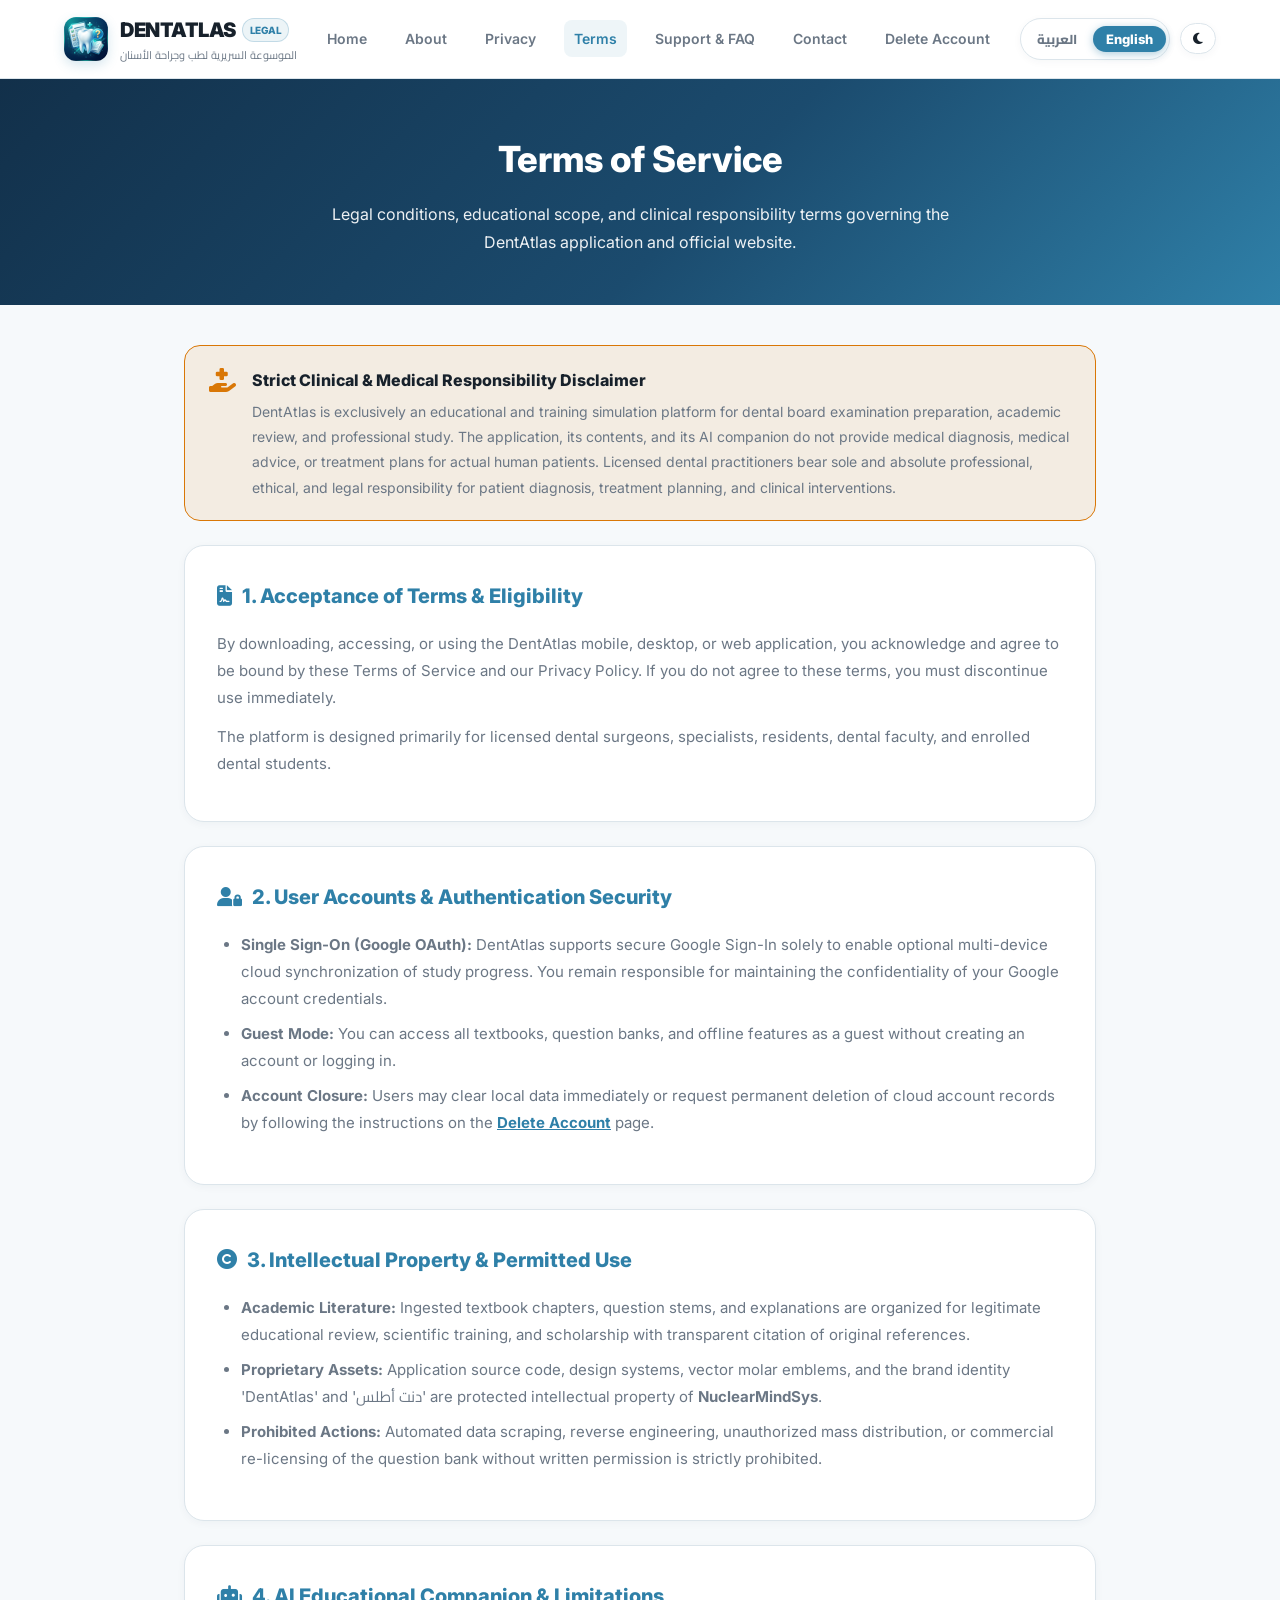
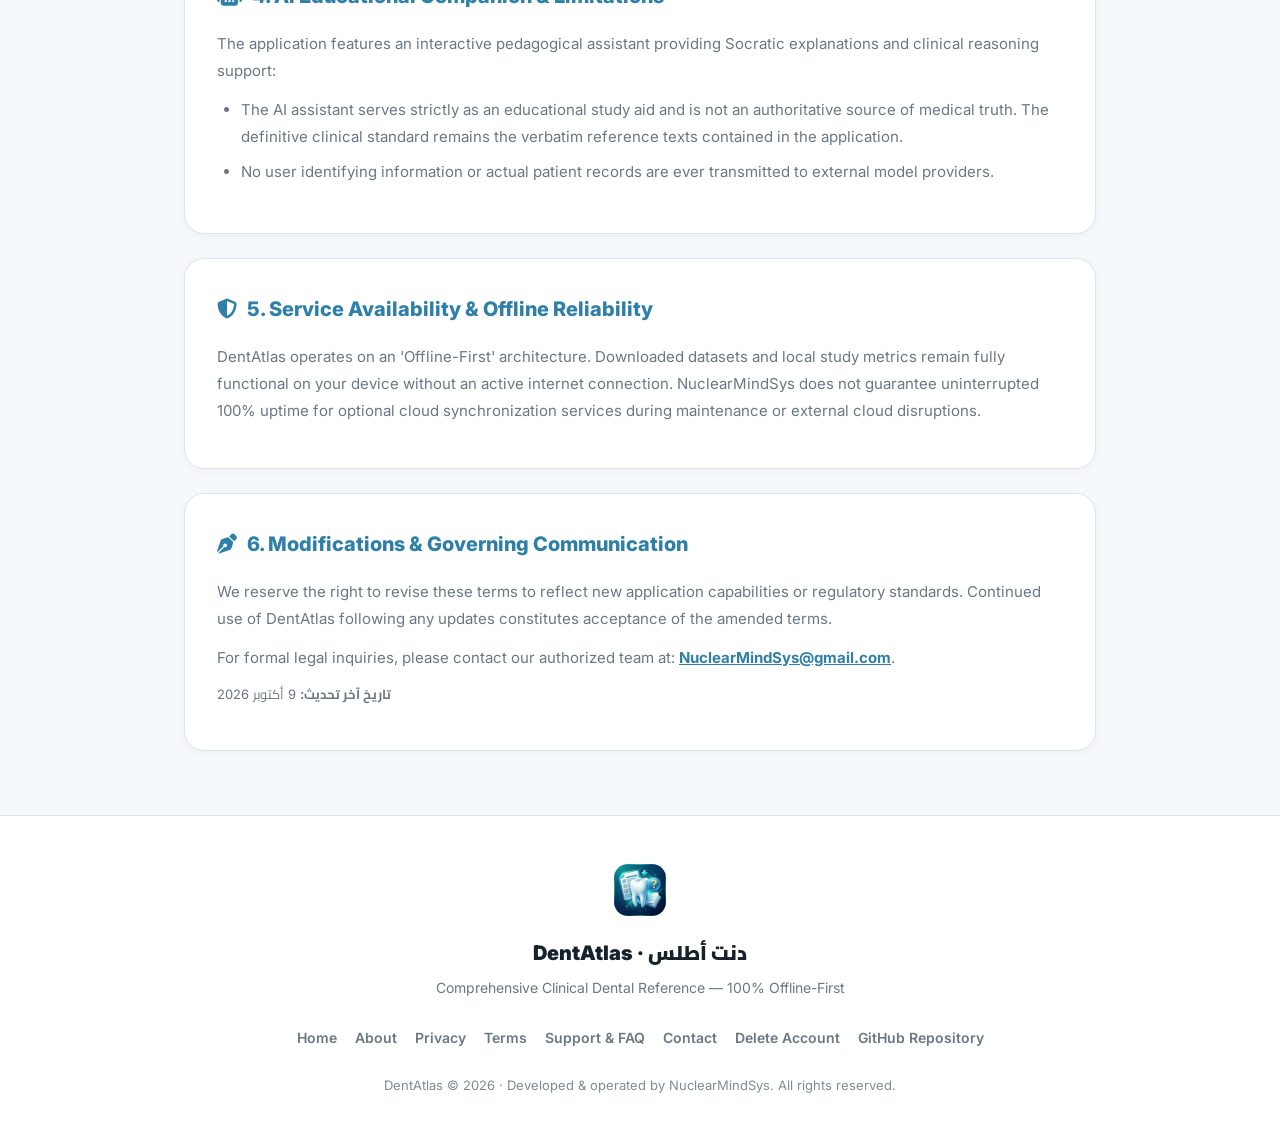
<file: terms.html>
<!DOCTYPE html>
<html lang="ar" dir="rtl" id="main-html">
<head>
  <meta charset="UTF-8">
  <meta name="viewport" content="width=device-width, initial-scale=1.0">
  <meta http-equiv="Cache-Control" content="no-cache, no-store, must-revalidate">
  <meta http-equiv="Pragma" content="no-cache">
  <meta http-equiv="Expires" content="0">
  <title id="meta-title">شروط الاستخدام — DentAtlas دنت أطلس</title>
  <meta name="description" content="شروط وأحكام استخدام منصة DentAtlas (دنت أطلس) — الموسوعة السريرية لطب وجراحة الأسنان وإخلاء المسؤولية التعليمية والطبية.">
  <link rel="icon" type="image/png" href="assets/brand/favicon.png">
  <link rel="preconnect" href="https://fonts.googleapis.com">
  <link rel="preconnect" href="https://fonts.gstatic.com" crossorigin>
  <link href="https://fonts.googleapis.com/css2?family=Cairo:wght@400;600;700;800;900&family=Inter:wght@400;500;600;700;800&family=JetBrains+Mono:wght@500;700&display=swap" rel="stylesheet">
  <link rel="stylesheet" href="https://cdnjs.cloudflare.com/ajax/libs/font-awesome/6.4.0/css/all.min.css">
  <link rel="stylesheet" href="assets/css/shared.css">
</head>
<body>

  <!-- Navigation -->
  <nav class="site-nav">
    <div class="nav-container">
      <a href="./" class="brand">
        <img src="assets/brand/logo_120.png" alt="DentAtlas Logo" class="brand-logo">
        <div>
          <div class="brand-name">
            <span>DENTATLAS</span>
            <span class="brand-badge">LEGAL</span>
          </div>
          <span class="brand-subtitle" id="nav-tagline">الموسوعة السريرية لطب وجراحة الأسنان</span>
        </div>
      </a>

      <div class="nav-links">
        <a href="./" class="nav-link" id="nav-home">الرئيسية</a>
        <a href="about.html" class="nav-link" id="nav-about">حول المنصة</a>
        <a href="privacy.html" class="nav-link" id="nav-privacy">الخصوصية</a>
        <a href="terms.html" class="nav-link active" id="nav-terms">الشروط</a>
        <a href="support.html" class="nav-link" id="nav-support">الدعم الفني</a>
        <a href="contact.html" class="nav-link" id="nav-contact">تواصل معنا</a>
        <a href="delete-account.html" class="nav-link" id="nav-delete">حذف الحساب</a>
      </div>

      <div class="nav-actions">
        <div class="lang-switcher" role="group" aria-label="Language Selector">
          <button type="button" class="lang-pill" id="lang-pill-ar" onclick="setLanguage('ar')">العربية</button>
          <button type="button" class="lang-pill" id="lang-pill-en" onclick="setLanguage('en')">English</button>
        </div>
        <button class="icon-btn" onclick="toggleTheme()" title="تبديل المظهر">
          <i class="fa-solid fa-moon" id="theme-icon"></i>
        </button>
        <button class="mobile-menu-btn" onclick="toggleMobileNav()">
          <i class="fa-solid fa-bars"></i>
        </button>
      </div>
    </div>
  </nav>

  <!-- Hero Header -->
  <header class="subpage-hero">
    <h1 id="hero-title">شروط وأحكام الاستخدام (Terms of Service)</h1>
    <p id="hero-sub">اتفاقية الاستخدام القانوني والضوابط السريرية لمنصة DentAtlas التعليمية لتطبيق وموقع دنت أطلس.</p>
  </header>

  <!-- Main Content -->
  <main class="page-main">

    <!-- Clinical Responsibility Disclaimer Banner -->
    <div class="alert-warning-box">
      <i class="fa-solid fa-hand-holding-medical"></i>
      <div>
        <h3 id="disclaimer-title">إخلاء المسؤولية السريرية والطبية الصارمة</h3>
        <p id="disclaimer-desc">تطبيق DentAtlas منصة برمجية مخصصة حصراً لأغراض التعليم والتدريب الأكاديمي ومحاكاة امتحانات البورد والترخيص السريري لطب الأسنان. لا يشكل التطبيق أو أي من محتوياته أو ردود الذكاء الاصطناعي فيه نصيحة طبية أو تشخيصاً سريرياً لمرضى بشريين حقيقيين. يتحمل الطبيب الممارس والمرخص المسؤولية القانونية والمهنية الكاملة والمطلقة عن كافة قرارات التشخيص والمعالجة السريرية لمرضاه في العيادات والمشافي.</p>
      </div>
    </div>

    <!-- Section 1 -->
    <div class="content-card">
      <h2 id="sec1-title"><i class="fa-solid fa-file-contract"></i> 1. قبول الشروط والأهلية</h2>
      <p id="sec1-p1">باستخدامك لتطبيق أو موقع DentAtlas، فإنك تقر وتوافق على الالتزام الكامل بهذه الشروط والأحكام وبسياسة الخصوصية المعتمدة لدينا. إذا كنت لا توافق على أي بند منها، فيجب عليك التوقف فوراً عن استخدام المنصة.</p>
      <p id="sec1-p2">المنصة موجهة ومصممة بالدرجة الأولى لأطباء الأسنان، وأخصائيي الجراحة والتعويضات والتقويم وسائر التخصصات السنية، وطلاب كليات طب الأسنان، والأكاديميين المعتمدين.</p>
    </div>

    <!-- Section 2 -->
    <div class="content-card">
      <h2 id="sec2-title"><i class="fa-solid fa-user-lock"></i> 2. الحسابات وأمان تسجيل الدخول</h2>
      <ul id="sec2-ul">
        <li><strong>تسجيل الدخول الموحد (Google OAuth):</strong> تتيح المنصة تسجيل الدخول الآمن بحساب Google Sign-In لمزامنة التقدم الأكاديمي اختيارياً عبر السحابة. أنت مسؤول حصراً عن حماية حساب Google الخاص بك وأي نشاط يتم من خلاله.</li>
        <li><strong>الاستخدام كضيف (Guest Mode):</strong> تتيح المنصة تصفح واستخدام كامل المكتبة وبنك الأسئلة محلياً كضيف دون الحاجة لإنشاء حساب أو الاتصال بالإنترنت.</li>
        <li><strong>إلغاء الحساب:</strong> يحق للمستخدم حذف بياناته المحلية فوراً، أو طلب حذف حسابه السحابي بالكامل باتباع الإرشادات في صفحة <a href="delete-account.html" style="color: var(--dental-blue); font-weight: 700;">حذف الحساب</a>.</li>
      </ul>
    </div>

    <!-- Section 3 -->
    <div class="content-card">
      <h2 id="sec3-title"><i class="fa-solid fa-copyright"></i> 3. الملكية الفكرية والاستخدام المسموح</h2>
      <ul id="sec3-ul">
        <li><strong>المحتوى الأكاديمي:</strong> المحتوى المكتبي والأسئلة والرسوم التوضيحية مجلوبة ومنظمة لأغراض التعليم والبحث الأكاديمي والتدريب السريري مع نسبها الكامل والشفاف لمصادرها ومراجعها العلمية المعتمدة.</li>
        <li><strong>العلامة التجارية والبرمجيات:</strong> الشفرة البرمجية، والتصاميم، والشعارات، والواجهات، والاسم التجاري "DentAtlas" و"دنت أطلس" محمية بحقوق الملكية الفكرية لصالح منظومة <strong>NuclearMindSys</strong>.</li>
        <li><strong>حظر الاستغلال التجاري:</strong> يُحظر تماماً استخراج البيانات بطرق آلية (Scraping)، أو إعادة بيع بنك الأسئلة، أو نشر الحزم بصورة تجارية دون إذن خطي مسبق.</li>
      </ul>
    </div>

    <!-- Section 4 -->
    <div class="content-card">
      <h2 id="sec4-title"><i class="fa-solid fa-robot"></i> 4. المساعد التعليمي الذكي (AI Companion)</h2>
      <p id="sec4-p1">يوفر التطبيق مساعداً تعليمياً تفاعلياً للمساعدة في الاستدلال السريري والشرح السقراطي للأسئلة:</p>
      <ul id="sec4-ul">
        <li>المساعد التعليمي أداة دراسية مساعدة وليس مصدراً نهائياً للحقيقة الطبية. المرجع المعتمد دائماً هو النص المرجعي الحرفي الموثق من الكتب المعتمدة داخل التطبيق.</li>
        <li>لا يتم إرسال أي بيانات شخصية للمستخدم أو صور لمرضى حقيقيين إلى نماذج الذكاء الاصطناعي الخارجية.</li>
      </ul>
    </div>

    <!-- Section 5 -->
    <div class="content-card">
      <h2 id="sec5-title"><i class="fa-solid fa-shield-halved"></i> 5. توافر الخدمة والعمل المحلي</h2>
      <p id="sec5-p1">تعتمد منصة DentAtlas مبدأ "العمل المحلي أولاً" (Offline-First). المحتوى المخزن على جهازك متاح دائماً دون اشتراط وجود اتصال بالشبكة. لا تضمن المنظومة استمرار توفر خوادم المزامنة السحابية بنسبة 100% دون انقطاع لأعمال الصيانة أو التحديثات الطارئة.</p>
    </div>

    <!-- Section 6 -->
    <div class="content-card">
      <h2 id="sec6-title"><i class="fa-solid fa-pen-nib"></i> 6. تعديل الشروط والتواصل</h2>
      <p id="sec6-p1">نحتفظ بالحق في تحديث هذه الشروط عند إضافة ميزات جديدة أو امتثالاً للمتطلبات التنظيمية. يُعتبر استمرارك في استخدام التطبيق بعد نشر التعديلات موافقة صريحة عليها.</p>
      <p id="sec6-p2">لأي استفسارات قانونية أو تنظيمية، يُرجى التواصل معنا عبر البريد المعتمد للمنظومة: <a href="mailto:NuclearMindSys@gmail.com" style="color: var(--dental-blue); font-weight: 700;">NuclearMindSys@gmail.com</a>.</p>
      <p style="margin-top: 10px; font-size: 13px; color: var(--text-muted);"><strong>تاريخ آخر تحديث:</strong> 9 أكتوبر 2026</p>
    </div>

  </main>

  <!-- Footer -->
  <footer class="site-footer">
    <div class="footer-container">
      <img src="assets/brand/logo_120.png" alt="DentAtlas Logo" class="footer-logo">
      <div class="footer-brand" id="ft-brand">دنت أطلس · DENTATLAS</div>
      <p class="footer-tagline" id="ft-tagline">الموسوعة السريرية لطب وجراحة الأسنان — 100% بدون إنترنت</p>

      <div class="footer-links">
        <a href="./" class="footer-link" id="fl-home">الرئيسية</a>
        <a href="about.html" class="footer-link" id="fl-about">حول المنصة</a>
        <a href="privacy.html" class="footer-link" id="fl-privacy">سياسة الخصوصية</a>
        <a href="terms.html" class="footer-link" id="fl-terms">شروط الاستخدام</a>
        <a href="support.html" class="footer-link" id="fl-support">الدعم الفني والأسئلة الشائعة</a>
        <a href="contact.html" class="footer-link" id="fl-contact">تواصل معنا</a>
        <a href="delete-account.html" class="footer-link" id="fl-delete">حذف الحساب والبيانات</a>
        <a href="https://github.com/NuclearMindSys/DentAtlas" target="_blank" rel="noopener" class="footer-link">GitHub Repository</a>
      </div>

      <p class="footer-copy" id="ft-copy">DentAtlas © 2026 · تطوير وتشغيل NuclearMindSys. جميع الحقوق محفوظة.</p>
    </div>
  </footer>

  <script src="assets/js/shared.js"></script>
  <script>
    const termsI18n = {
      ar: {
        metaTitle: "شروط الاستخدام — DentAtlas دنت أطلس",
        heroTitle: "شروط وأحكام الاستخدام (Terms of Service)",
        heroSub: "اتفاقية الاستخدام القانوني والضوابط السريرية لمنصة DentAtlas التعليمية لتطبيق وموقع دنت أطلس.",
        disclaimerTitle: "إخلاء المسؤولية السريرية والطبية الصارمة",
        disclaimerDesc: "تطبيق DentAtlas منصة برمجية مخصصة حصراً لأغراض التعليم والتدريب الأكاديمي ومحاكاة امتحانات البورد والترخيص السريري لطب الأسنان. لا يشكل التطبيق أو أي من محتوياته أو ردود الذكاء الاصطناعي فيه نصيحة طبية أو تشخيصاً سريرياً لمرضى بشريين حقيقيين. يتحمل الطبيب الممارس والمرخص المسؤولية القانونية والمهنية الكاملة والمطلقة عن كافة قرارات التشخيص والمعالجة السريرية لمرضاه في العيادات والمشافي.",
        sec1Title: '<i class="fa-solid fa-file-contract"></i> 1. قبول الشروط والأهلية',
        sec1P1: "باستخدامك لتطبيق أو موقع DentAtlas، فإنك تقر وتوافق على الالتزام الكامل بهذه الشروط والأحكام وبسياسة الخصوصية المعتمدة لدينا. إذا كنت لا توافق على أي بند منها، فيجب عليك التوقف فوراً عن استخدام المنصة.",
        sec1P2: "المنصة موجهة ومصممة بالدرجة الأولى لأطباء الأسنان، وأخصائيي الجراحة والتعويضات والتقويم وسائر التخصصات السنية، وطلاب كليات طب الأسنان، والأكاديميين المعتمدين.",
        sec2Title: '<i class="fa-solid fa-user-lock"></i> 2. الحسابات وأمان تسجيل الدخول',
        sec2Ul: "<li><strong>تسجيل الدخول الموحد (Google OAuth):</strong> تتيح المنصة تسجيل الدخول الآمن بحساب Google Sign-In لمزامنة التقدم الأكاديمي اختيارياً عبر السحابة. أنت مسؤول حصراً عن حماية حساب Google الخاص بك وأي نشاط يتم من خلاله.</li><li><strong>الاستخدام كضيف (Guest Mode):</strong> تتيح المنصة تصفح واستخدام كامل المكتبة وبنك الأسئلة محلياً كضيف دون الحاجة لإنشاء حساب أو الاتصال بالإنترنت.</li><li><strong>إلغاء الحساب:</strong> يحق للمستخدم حذف بياناته المحلية فوراً، أو طلب حذف حسابه السحابي بالكامل باتباع الإرشادات في صفحة <a href=\"delete-account.html\" style=\"color: var(--dental-blue); font-weight: 700;\">حذف الحساب</a>.</li>",
        sec3Title: '<i class="fa-solid fa-copyright"></i> 3. الملكية الفكرية والاستخدام المسموح',
        sec3Ul: "<li><strong>المحتوى الأكاديمي:</strong> المحتوى المكتبي والأسئلة والرسوم التوضيحية مجلوبة ومنظمة لأغراض التعليم والبحث الأكاديمي والتدريب السريري مع نسبها الكامل والشفاف لمصادرها ومراجعها العلمية المعتمدة.</li><li><strong>العلامة التجارية والبرمجيات:</strong> الشفرة البرمجية، والتصاميم، والشعارات، والواجهات، والاسم التجاري \"DentAtlas\" و\"دنت أطلس\" محمية بحقوق الملكية الفكرية لصالح منظومة <strong>NuclearMindSys</strong>.</li><li><strong>حظر الاستغلال التجاري:</strong> يُحظر تماماً استخراج البيانات بطرق آلية (Scraping)، أو إعادة بيع بنك الأسئلة، أو نشر الحزم بصورة تجارية دون إذن خطي مسبق.</li>",
        sec4Title: '<i class="fa-solid fa-robot"></i> 4. المساعد التعليمي الذكي (AI Companion)',
        sec4P1: "يوفر التطبيق مساعداً تعليمياً تفاعلياً للمساعدة في الاستدلال السريري والشرح السقراطي للأسئلة:",
        sec4Ul: "<li>المساعد التعليمي أداة دراسية مساعدة وليس مصدراً نهائياً للحقيقة الطبية. المرجع المعتمد دائماً هو النص المرجعي الحرفي الموثق من الكتب المعتمدة داخل التطبيق.</li><li>لا يتم إرسال أي بيانات شخصية للمستخدم أو صور لمرضى حقيقيين إلى نماذج الذكاء الاصطناعي الخارجية.</li>",
        sec5Title: '<i class="fa-solid fa-shield-halved"></i> 5. توافر الخدمة والعمل المحلي',
        sec5P1: "تعتمد منصة DentAtlas مبدأ \"العمل المحلي أولاً\" (Offline-First). المحتوى المخزن على جهازك متاح دائماً دون اشتراط وجود اتصال بالشبكة. لا تضمن المنظومة استمرار توفر خوادم المزامنة السحابية بنسبة 100% دون انقطاع لأعمال الصيانة أو التحديثات الطارئة.",
        sec6Title: '<i class="fa-solid fa-pen-nib"></i> 6. تعديل الشروط والتواصل',
        sec6P1: "نحتفظ بالحق في تحديث هذه الشروط عند إضافة ميزات جديدة أو امتثالاً للمتطلبات التنظيمية. يُعتبر استمرارك في استخدام التطبيق بعد نشر التعديلات موافقة صريحة عليها.",
        sec6P2: "لأي استفسارات قانونية أو تنظيمية، يُرجى التواصل معنا عبر البريد المعتمد للمنظومة: <a href=\"mailto:NuclearMindSys@gmail.com\" style=\"color: var(--dental-blue); font-weight: 700;\">NuclearMindSys@gmail.com</a>."
      },
      en: {
        metaTitle: "Terms of Service — DentAtlas Clinical Dental Ecosystem",
        heroTitle: "Terms of Service",
        heroSub: "Legal conditions, educational scope, and clinical responsibility terms governing the DentAtlas application and official website.",
        disclaimerTitle: "Strict Clinical & Medical Responsibility Disclaimer",
        disclaimerDesc: "DentAtlas is exclusively an educational and training simulation platform for dental board examination preparation, academic review, and professional study. The application, its contents, and its AI companion do not provide medical diagnosis, medical advice, or treatment plans for actual human patients. Licensed dental practitioners bear sole and absolute professional, ethical, and legal responsibility for patient diagnosis, treatment planning, and clinical interventions.",
        sec1Title: '<i class="fa-solid fa-file-contract"></i> 1. Acceptance of Terms & Eligibility',
        sec1P1: "By downloading, accessing, or using the DentAtlas mobile, desktop, or web application, you acknowledge and agree to be bound by these Terms of Service and our Privacy Policy. If you do not agree to these terms, you must discontinue use immediately.",
        sec1P2: "The platform is designed primarily for licensed dental surgeons, specialists, residents, dental faculty, and enrolled dental students.",
        sec2Title: '<i class="fa-solid fa-user-lock"></i> 2. User Accounts & Authentication Security',
        sec2Ul: "<li><strong>Single Sign-On (Google OAuth):</strong> DentAtlas supports secure Google Sign-In solely to enable optional multi-device cloud synchronization of study progress. You remain responsible for maintaining the confidentiality of your Google account credentials.</li><li><strong>Guest Mode:</strong> You can access all textbooks, question banks, and offline features as a guest without creating an account or logging in.</li><li><strong>Account Closure:</strong> Users may clear local data immediately or request permanent deletion of cloud account records by following the instructions on the <a href=\"delete-account.html\" style=\"color: var(--dental-blue); font-weight: 700;\">Delete Account</a> page.</li>",
        sec3Title: '<i class="fa-solid fa-copyright"></i> 3. Intellectual Property & Permitted Use',
        sec3Ul: "<li><strong>Academic Literature:</strong> Ingested textbook chapters, question stems, and explanations are organized for legitimate educational review, scientific training, and scholarship with transparent citation of original references.</li><li><strong>Proprietary Assets:</strong> Application source code, design systems, vector molar emblems, and the brand identity 'DentAtlas' and 'دنت أطلس' are protected intellectual property of <strong>NuclearMindSys</strong>.</li><li><strong>Prohibited Actions:</strong> Automated data scraping, reverse engineering, unauthorized mass distribution, or commercial re-licensing of the question bank without written permission is strictly prohibited.</li>",
        sec4Title: '<i class="fa-solid fa-robot"></i> 4. AI Educational Companion & Limitations',
        sec4P1: "The application features an interactive pedagogical assistant providing Socratic explanations and clinical reasoning support:",
        sec4Ul: "<li>The AI assistant serves strictly as an educational study aid and is not an authoritative source of medical truth. The definitive clinical standard remains the verbatim reference texts contained in the application.</li><li>No user identifying information or actual patient records are ever transmitted to external model providers.</li>",
        sec5Title: '<i class="fa-solid fa-shield-halved"></i> 5. Service Availability & Offline Reliability',
        sec5P1: "DentAtlas operates on an 'Offline-First' architecture. Downloaded datasets and local study metrics remain fully functional on your device without an active internet connection. NuclearMindSys does not guarantee uninterrupted 100% uptime for optional cloud synchronization services during maintenance or external cloud disruptions.",
        sec6Title: '<i class="fa-solid fa-pen-nib"></i> 6. Modifications & Governing Communication',
        sec6P1: "We reserve the right to revise these terms to reflect new application capabilities or regulatory standards. Continued use of DentAtlas following any updates constitutes acceptance of the amended terms.",
        sec6P2: "For formal legal inquiries, please contact our authorized team at: <a href=\"mailto:NuclearMindSys@gmail.com\" style=\"color: var(--dental-blue); font-weight: 700;\">NuclearMindSys@gmail.com</a>."
      }
    };

    document.addEventListener('DOMContentLoaded', () => {
      initLanguage(termsI18n);
    });
  </script>
</body>
</html>
</file>
<file: assets/css/shared.css>
:root {
  --navy: #12304A;
  --navy-dark: #0B1E2E;
  --dental-blue: #2F80A8;
  --dental-blue-hover: #266b8d;
  --teal: #2FA7A0;
  --teal-light: #E6F6F5;
  --accent-cyan: #38BDF8;
  --accent-gold: #D97706;
  --success: #2E9B65;
  --success-light: #E8F6EF;
  --danger: #D9534F;
  --danger-light: #FCEBEB;
  --bg: #F6F9FB;
  --bg-card: #FFFFFF;
  --bg-card-hover: #F0F8FA;
  --text: #17212B;
  --text-muted: #6B7785;
  --border: #DCE5EB;
  --nav-bg: rgba(255, 255, 255, 0.94);
  --badge-bg: rgba(47, 128, 168, 0.09);
  --badge-border: rgba(47, 128, 168, 0.22);
  --shadow-sm: 0 2px 8px rgba(18, 48, 74, 0.04);
  --shadow-md: 0 10px 30px rgba(18, 48, 74, 0.08);
  --shadow-lg: 0 20px 45px rgba(18, 48, 74, 0.15);
}

[data-theme="dark"] {
  --navy: #2F80A8;
  --navy-dark: #12304A;
  --dental-blue: #38BDF8;
  --dental-blue-hover: #7DD3FC;
  --teal: #2DD4BF;
  --teal-light: #0C2825;
  --accent-cyan: #7DD3FC;
  --accent-gold: #F59E0B;
  --success: #34D399;
  --success-light: #064E3B;
  --danger: #F87171;
  --danger-light: #450A0A;
  --bg: #0F1720;
  --bg-card: #18222E;
  --bg-card-hover: #1E2D3D;
  --text: #F1F5F9;
  --text-muted: #94A3B8;
  --border: #2D3B48;
  --nav-bg: rgba(15, 23, 32, 0.94);
  --badge-bg: rgba(56, 189, 248, 0.15);
  --badge-border: rgba(56, 189, 248, 0.35);
  --shadow-sm: 0 2px 8px rgba(0,0,0,0.3);
  --shadow-md: 0 10px 30px rgba(0,0,0,0.45);
  --shadow-lg: 0 20px 45px rgba(0,0,0,0.65);
}

* {
  box-sizing: border-box;
  margin: 0;
  padding: 0;
  transition: background-color 0.2s ease, color 0.2s ease, border-color 0.2s ease, box-shadow 0.2s ease;
}

html {
  scroll-behavior: smooth;
}

body {
  font-family: 'Cairo', 'Inter', -apple-system, BlinkMacSystemFont, "Segoe UI", Roboto, sans-serif;
  background-color: var(--bg);
  color: var(--text);
  line-height: 1.8;
  min-height: 100vh;
  display: flex;
  flex-direction: column;
}

[lang="en"] body {
  font-family: 'Inter', 'Cairo', -apple-system, BlinkMacSystemFont, "Segoe UI", Roboto, sans-serif;
}

/* Nav Header */
nav.site-nav {
  position: sticky;
  top: 0;
  z-index: 1000;
  background: var(--nav-bg);
  backdrop-filter: blur(14px);
  -webkit-backdrop-filter: blur(14px);
  border-bottom: 1px solid var(--border);
}

.nav-container {
  max-width: 1200px;
  margin: 0 auto;
  padding: 12px 24px;
  display: flex;
  align-items: center;
  justify-content: space-between;
  gap: 20px;
}

.brand {
  display: flex;
  align-items: center;
  gap: 12px;
  text-decoration: none;
}

.brand-logo {
  width: 44px;
  height: 44px;
  border-radius: 12px;
  object-fit: cover;
  box-shadow: 0 4px 12px rgba(47, 128, 168, 0.2);
}

.brand-name {
  font-size: 20px;
  font-weight: 900;
  color: var(--text);
  letter-spacing: -0.5px;
  display: flex;
  align-items: center;
  gap: 6px;
}

.brand-badge {
  font-size: 10px;
  background: var(--badge-bg);
  color: var(--dental-blue);
  border: 1px solid var(--badge-border);
  padding: 2px 7px;
  border-radius: 999px;
  font-weight: 800;
}

.brand-subtitle {
  font-size: 11px;
  color: var(--text-muted);
  display: block;
  margin-top: -2px;
}

.nav-links {
  display: flex;
  align-items: center;
  gap: 18px;
}

.nav-link {
  color: var(--text-muted);
  text-decoration: none;
  font-size: 14px;
  font-weight: 600;
  padding: 6px 10px;
  border-radius: 8px;
  white-space: nowrap;
}

.nav-link:hover, .nav-link.active {
  color: var(--dental-blue);
  background: rgba(47, 128, 168, 0.08);
}

.nav-actions {
  display: flex;
  align-items: center;
  gap: 10px;
}

.lang-btn, .icon-btn {
  background: var(--bg-card);
  border: 1px solid var(--border);
  color: var(--text);
  padding: 7px 14px;
  border-radius: 999px;
  cursor: pointer;
  font-size: 13px;
  font-weight: 700;
  display: inline-flex;
  align-items: center;
  gap: 7px;
  box-shadow: var(--shadow-sm);
}

.icon-btn {
  padding: 8px 12px;
}

.lang-btn:hover, .icon-btn:hover {
  border-color: var(--dental-blue);
  color: var(--dental-blue);
}

/* Segmented Language Switcher */
.lang-switcher {
  display: inline-flex;
  align-items: center;
  background: var(--bg-card);
  border: 1.5px solid var(--border);
  border-radius: 9999px;
  padding: 3px;
  gap: 3px;
  box-shadow: var(--shadow-sm);
}

.lang-pill {
  border: none;
  background: transparent;
  color: var(--text-muted);
  font-size: 13px;
  font-weight: 800;
  padding: 5px 13px;
  border-radius: 9999px;
  cursor: pointer;
  display: inline-flex;
  align-items: center;
  gap: 6px;
  transition: all 0.2s ease;
  font-family: inherit;
}

.lang-pill:hover {
  color: var(--dental-blue);
}

.lang-pill.active {
  background: var(--dental-blue);
  color: #FFFFFF !important;
  box-shadow: 0 2px 8px rgba(47, 128, 168, 0.4);
}

/* Hero Header on Subpages */
.subpage-hero {
  background: linear-gradient(135deg, #12304A 0%, #1B4B6E 55%, #2F80A8 100%);
  color: #FFFFFF;
  padding: 48px 24px;
  text-align: center;
  position: relative;
}

.subpage-hero h1 {
  font-size: clamp(26px, 4vw, 36px);
  font-weight: 800;
  margin-bottom: 8px;
}

.subpage-hero p {
  opacity: 0.92;
  font-size: 16px;
  max-width: 680px;
  margin: 0 auto;
}

/* Main Container */
main.page-main {
  max-width: 960px;
  width: 100%;
  margin: 0 auto;
  padding: 40px 24px;
  flex: 1;
}

.content-card {
  background: var(--bg-card);
  border: 1px solid var(--border);
  border-radius: 20px;
  padding: 32px;
  margin-bottom: 24px;
  box-shadow: var(--shadow-sm);
}

.content-card h2 {
  font-size: 20px;
  color: var(--dental-blue);
  margin-bottom: 16px;
  display: flex;
  align-items: center;
  gap: 10px;
  font-weight: 800;
}

.content-card p {
  color: var(--text-muted);
  margin-bottom: 12px;
  font-size: 15px;
}

.content-card ul, .content-card ol {
  padding-inline-start: 24px;
  color: var(--text-muted);
  margin-bottom: 16px;
}

.content-card li {
  margin-bottom: 8px;
  font-size: 15px;
}

.highlight-box {
  background: var(--teal-light);
  border: 1px solid var(--teal);
  border-radius: 16px;
  padding: 20px 24px;
  margin-bottom: 24px;
  display: flex;
  gap: 16px;
  align-items: flex-start;
}

.highlight-box i {
  font-size: 26px;
  color: var(--teal);
  margin-top: 2px;
}

.highlight-box h3 {
  font-size: 16px;
  font-weight: 800;
  color: var(--text);
  margin-bottom: 4px;
}

.highlight-box p {
  color: var(--text-muted);
  font-size: 14px;
  margin-bottom: 0;
}

.alert-warning-box {
  background: rgba(217, 119, 6, 0.1);
  border: 1px solid var(--accent-gold);
  border-radius: 16px;
  padding: 20px 24px;
  margin-bottom: 24px;
  display: flex;
  gap: 16px;
  align-items: flex-start;
}

.alert-warning-box i {
  font-size: 24px;
  color: var(--accent-gold);
  margin-top: 2px;
}

.alert-warning-box h3 {
  font-size: 16px;
  font-weight: 800;
  color: var(--text);
  margin-bottom: 4px;
}

.alert-warning-box p {
  color: var(--text-muted);
  font-size: 14px;
  margin-bottom: 0;
}

/* Buttons */
.btn {
  display: inline-flex;
  align-items: center;
  gap: 8px;
  padding: 10px 20px;
  border-radius: 10px;
  font-size: 14px;
  font-weight: 700;
  text-decoration: none;
  cursor: pointer;
  border: none;
}

.btn-primary {
  background: var(--dental-blue);
  color: #fff;
}

.btn-primary:hover {
  background: var(--dental-blue-hover);
}

.btn-outline {
  background: transparent;
  border: 1px solid var(--border);
  color: var(--text);
}

.btn-outline:hover {
  border-color: var(--dental-blue);
  color: var(--dental-blue);
}

/* Footer */
footer.site-footer {
  border-top: 1px solid var(--border);
  background: var(--bg-card);
  padding: 48px 24px 32px;
  text-align: center;
  color: var(--text-muted);
  font-size: 14px;
  margin-top: auto;
}

.footer-container {
  max-width: 1000px;
  margin: 0 auto;
}

.footer-logo {
  width: 52px;
  height: 52px;
  border-radius: 14px;
  margin-bottom: 12px;
}

.footer-brand {
  font-size: 20px;
  font-weight: 900;
  color: var(--text);
  margin-bottom: 4px;
}

.footer-links {
  display: flex;
  flex-wrap: wrap;
  justify-content: center;
  gap: 18px;
  margin: 24px 0;
}

.footer-link {
  color: var(--text-muted);
  text-decoration: none;
  font-weight: 600;
  font-size: 14px;
}

.footer-link:hover {
  color: var(--dental-blue);
  text-decoration: underline;
}

.footer-copy {
  font-size: 13px;
  color: var(--text-muted);
  margin-top: 16px;
  opacity: 0.85;
}

/* Mobile Nav Toggle */
.mobile-menu-btn {
  display: none;
  background: none;
  border: none;
  color: var(--text);
  font-size: 20px;
  cursor: pointer;
}

@media (max-width: 860px) {
  .nav-links {
    display: none;
    position: absolute;
    top: 100%;
    inset-inline-start: 0;
    inset-inline-end: 0;
    background: var(--nav-bg);
    backdrop-filter: blur(14px);
    border-bottom: 1px solid var(--border);
    flex-direction: column;
    padding: 16px 24px;
    gap: 10px;
  }
  .nav-links.open {
    display: flex;
  }
  .mobile-menu-btn {
    display: block;
  }
}
</file>
